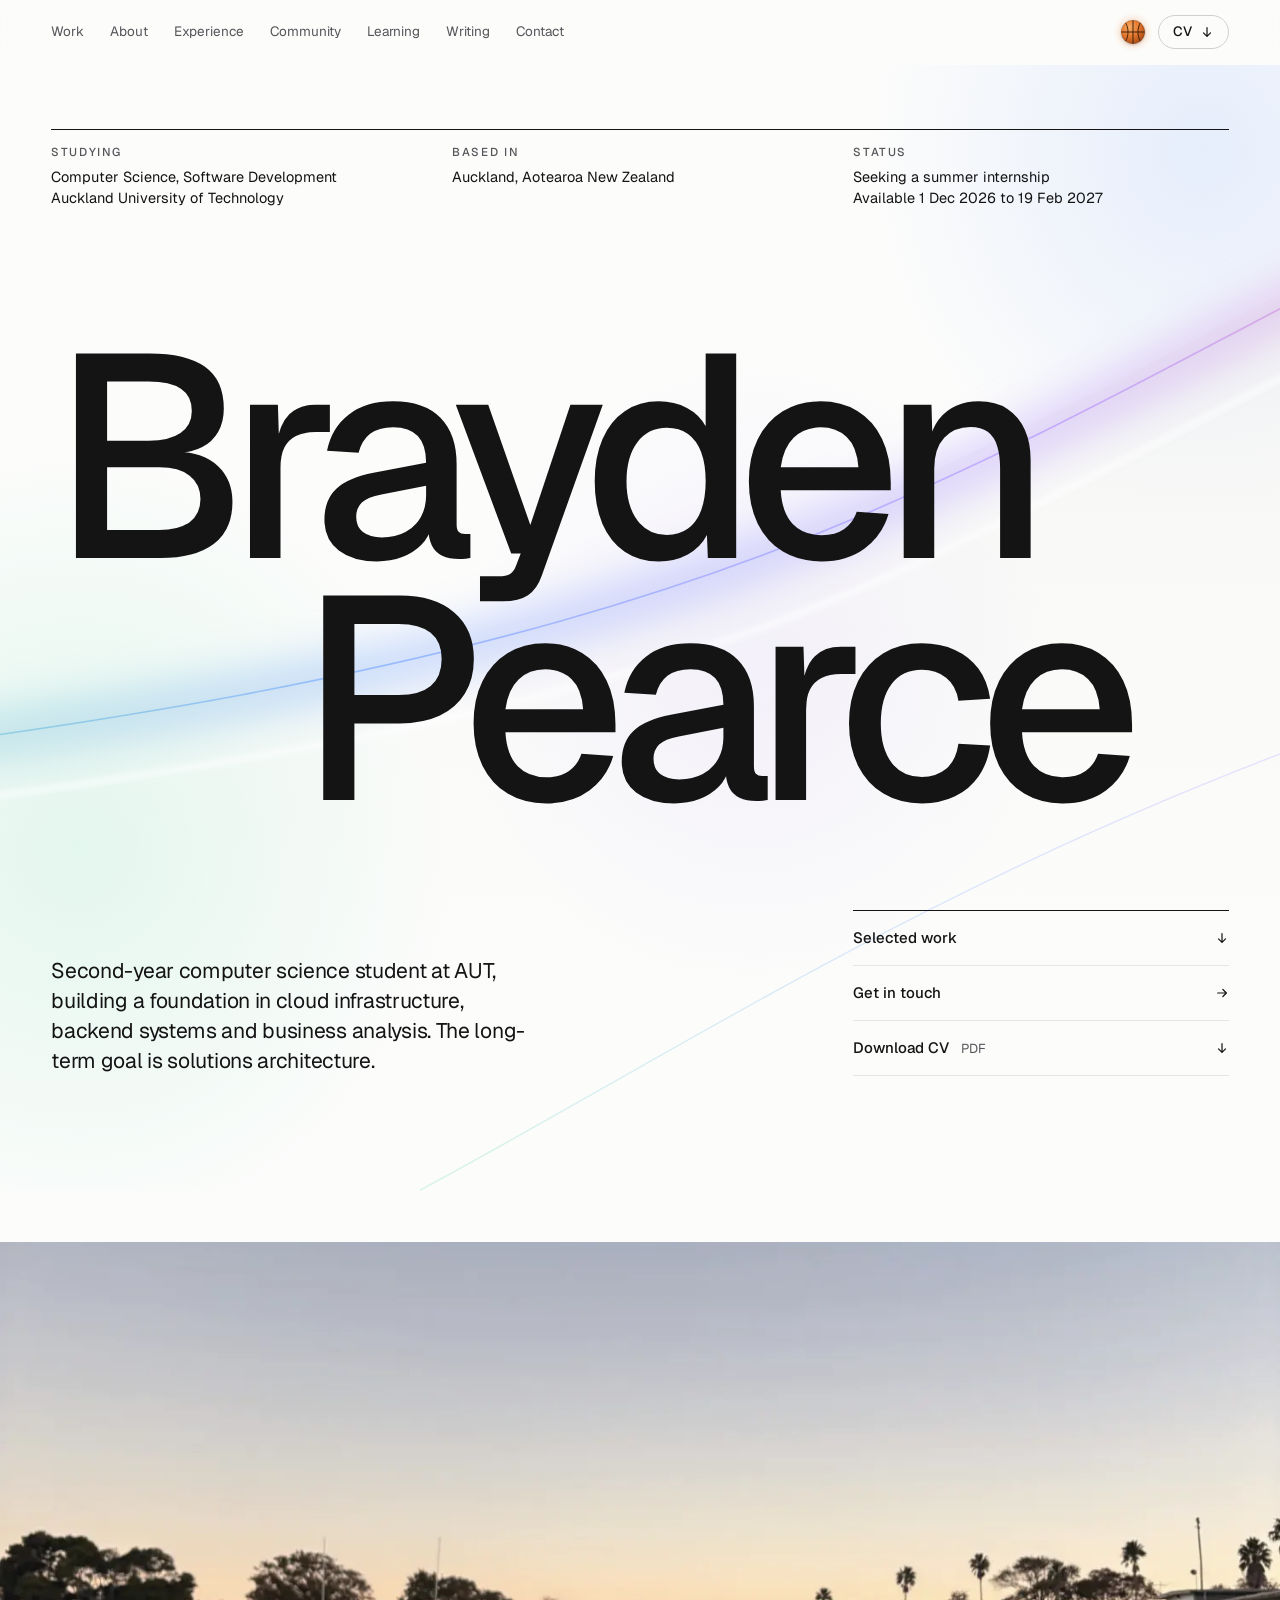
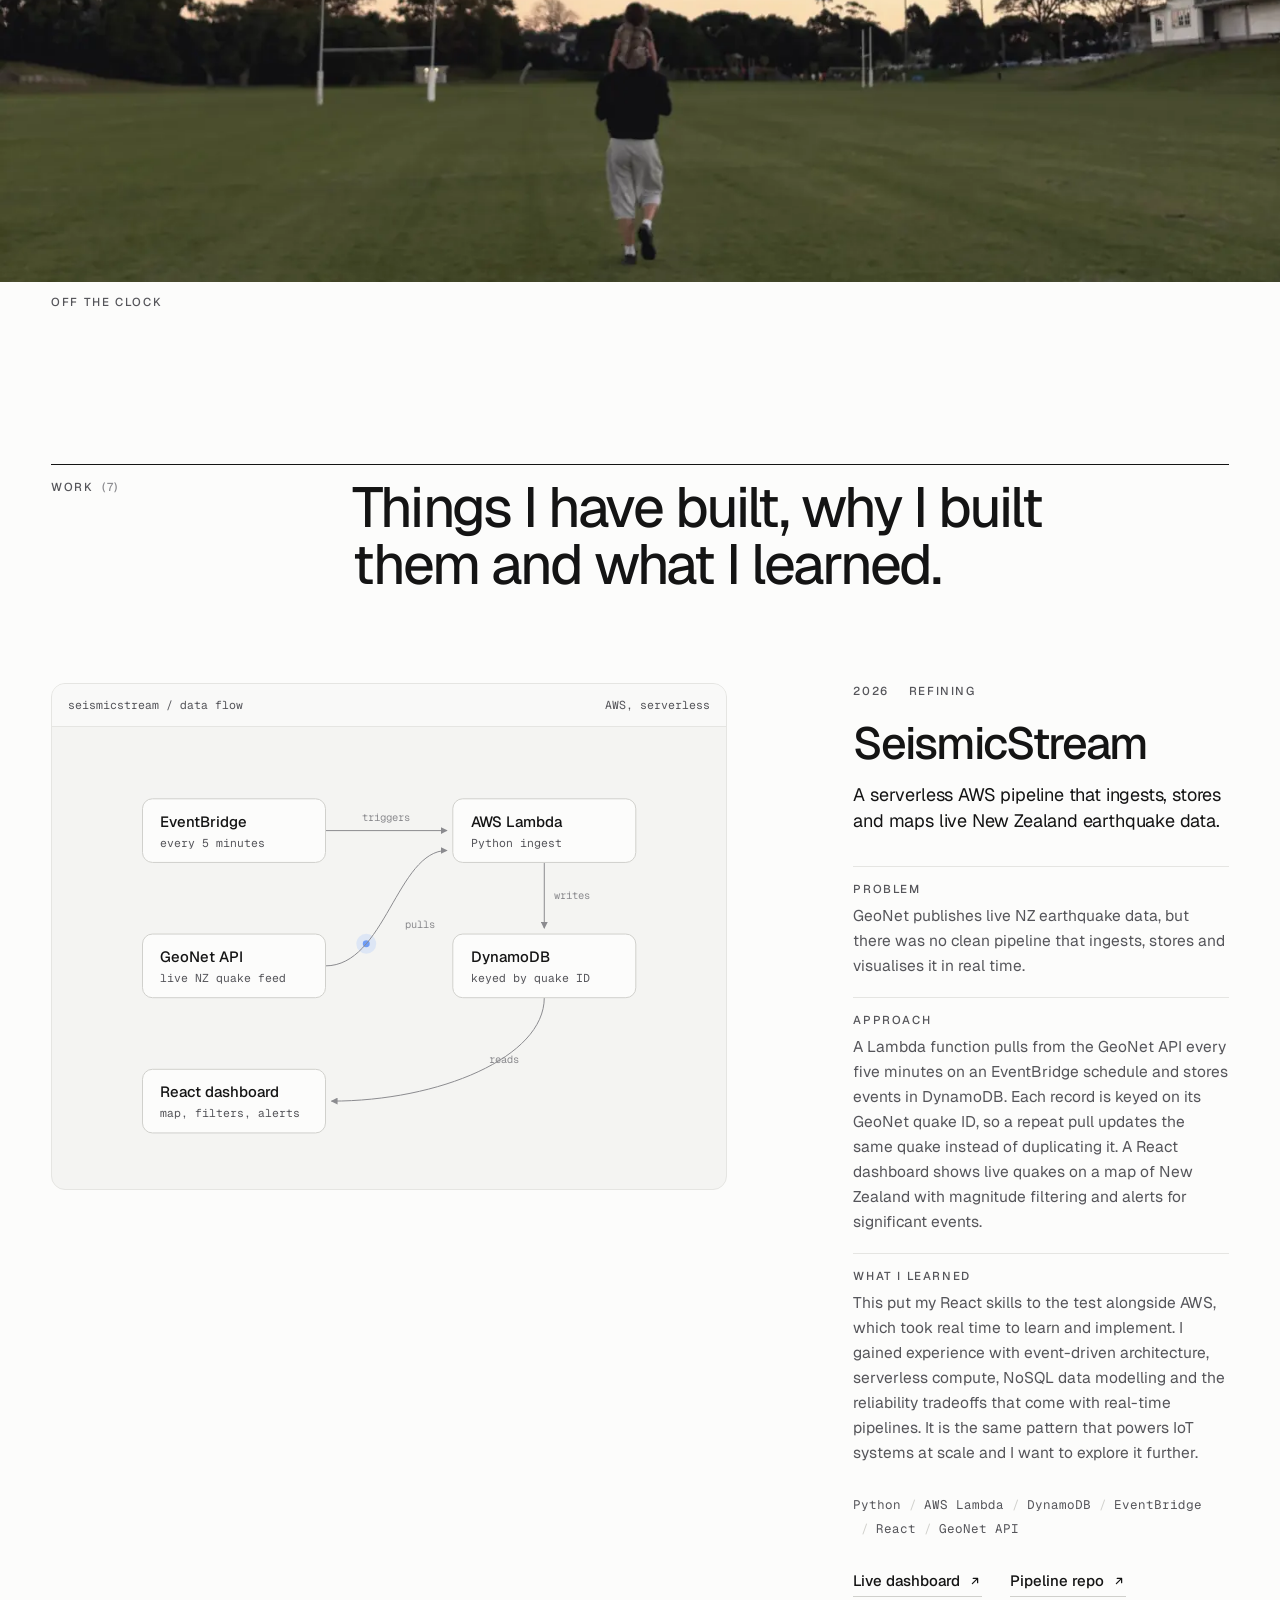
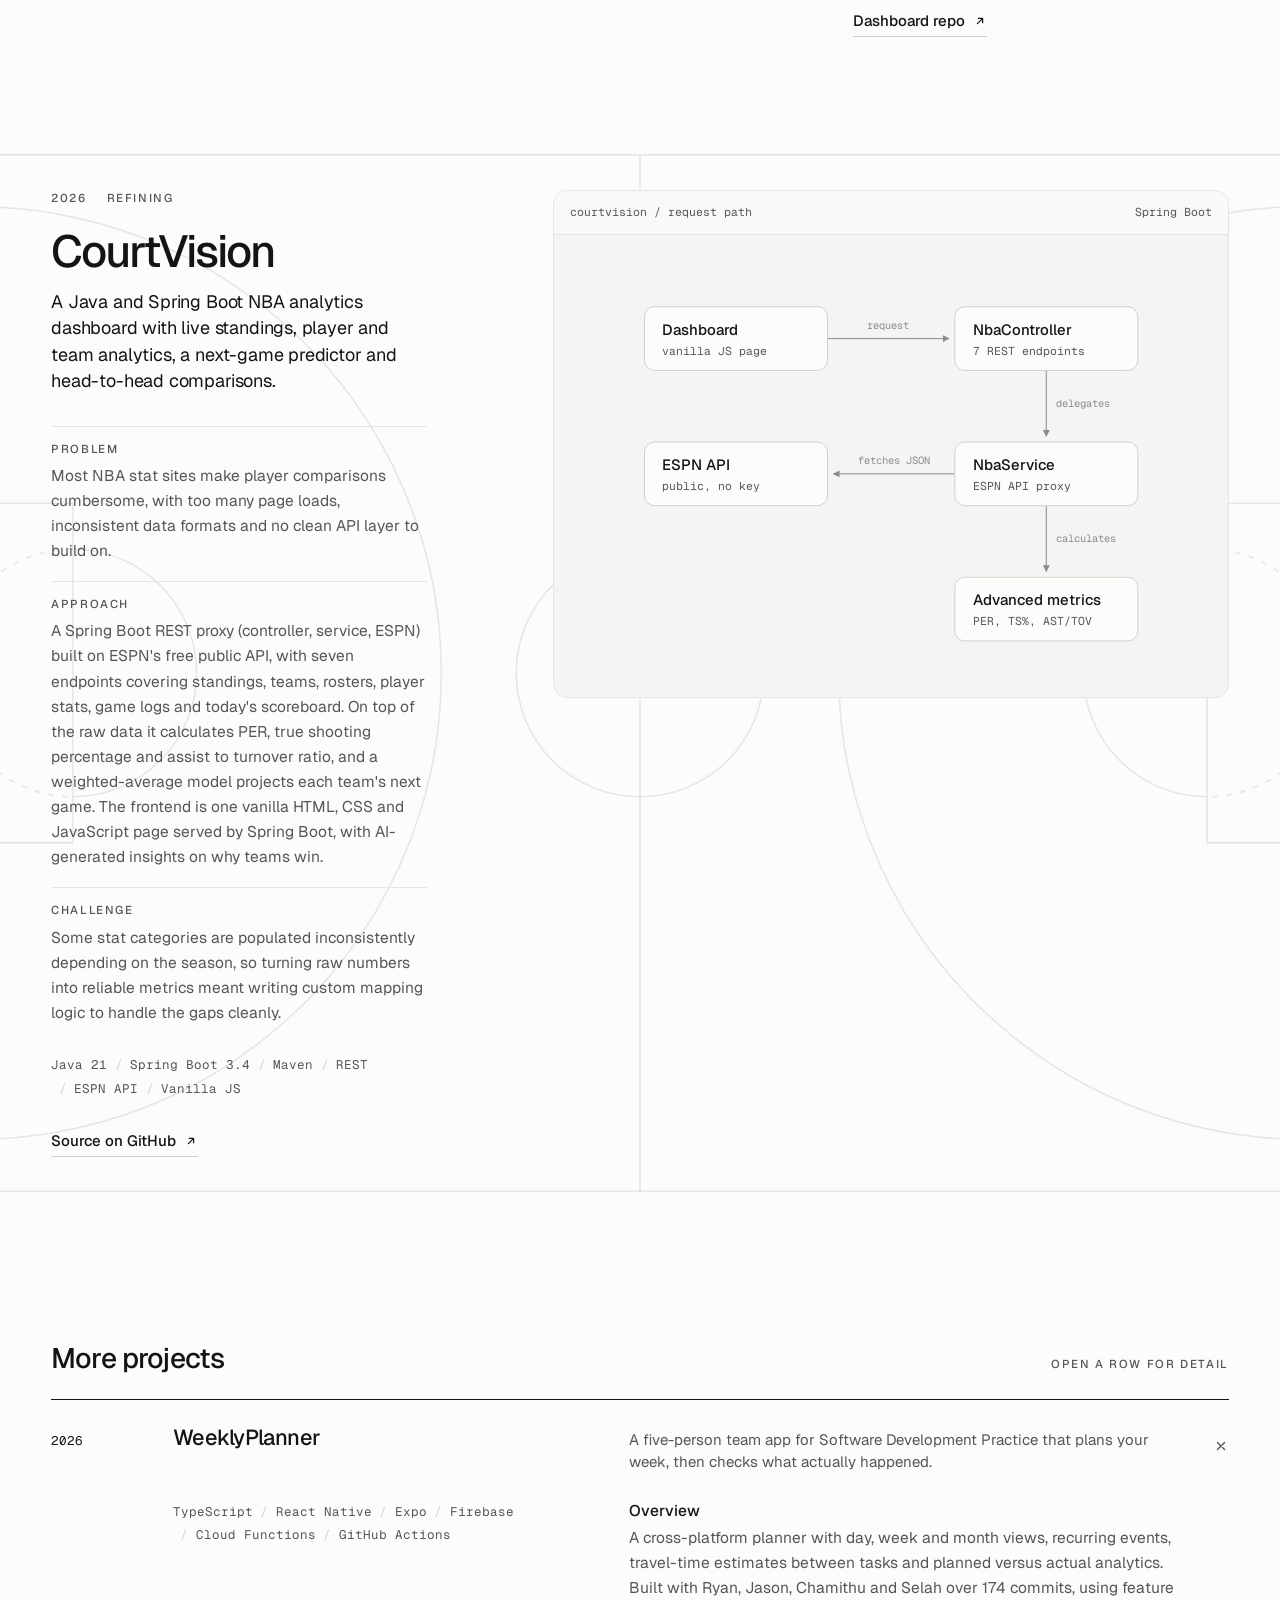
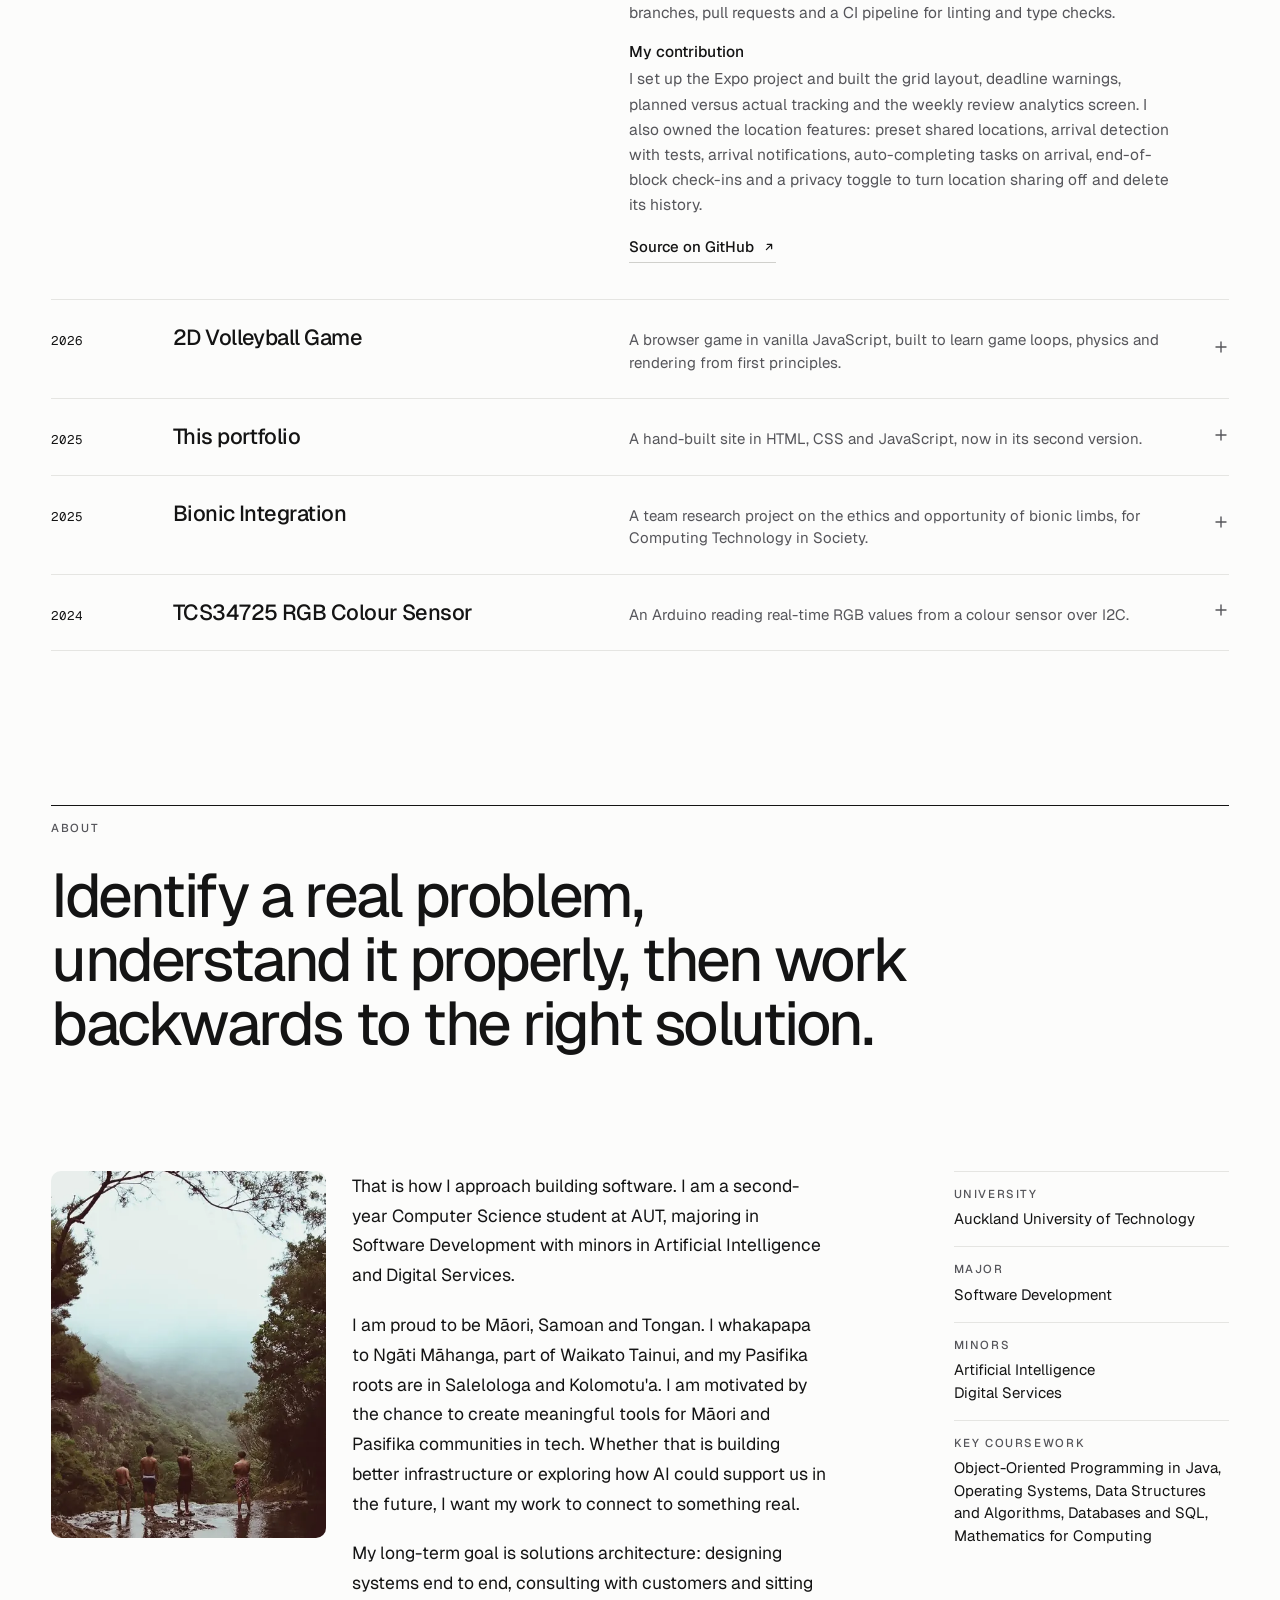
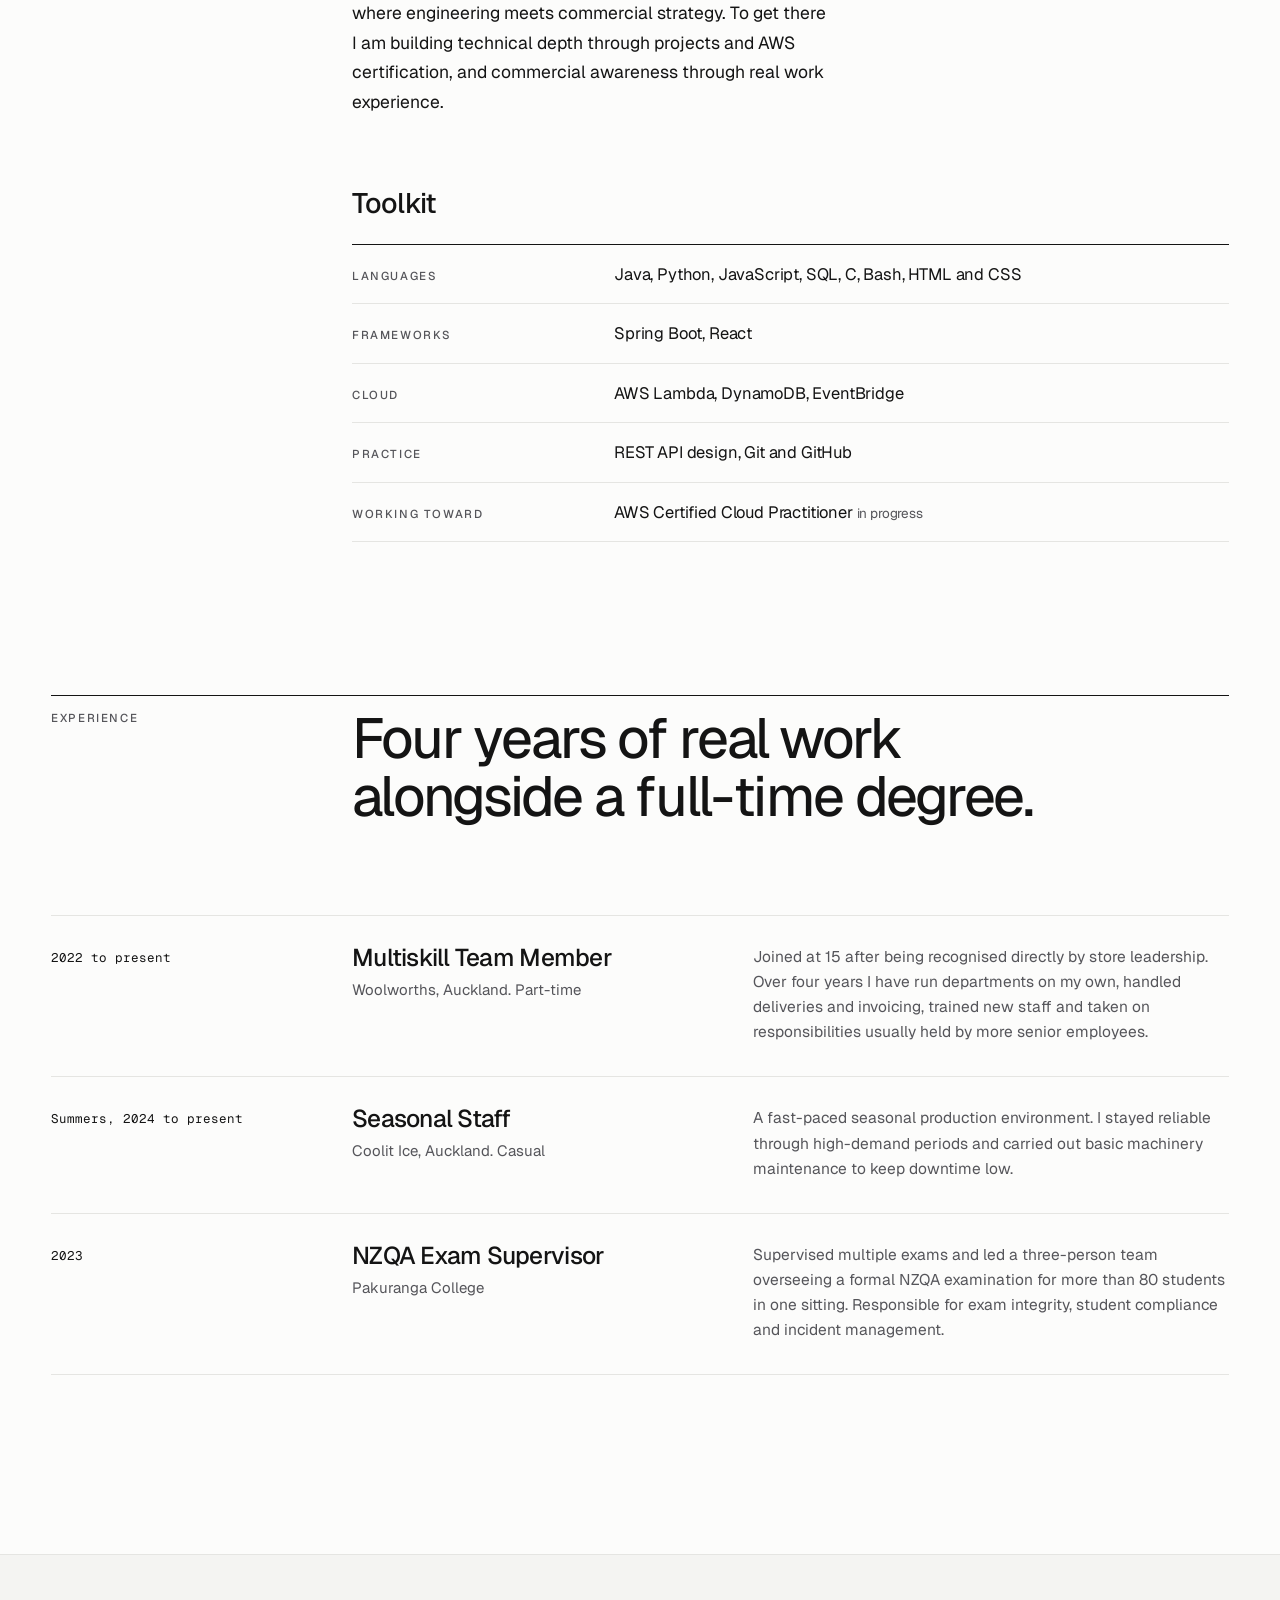
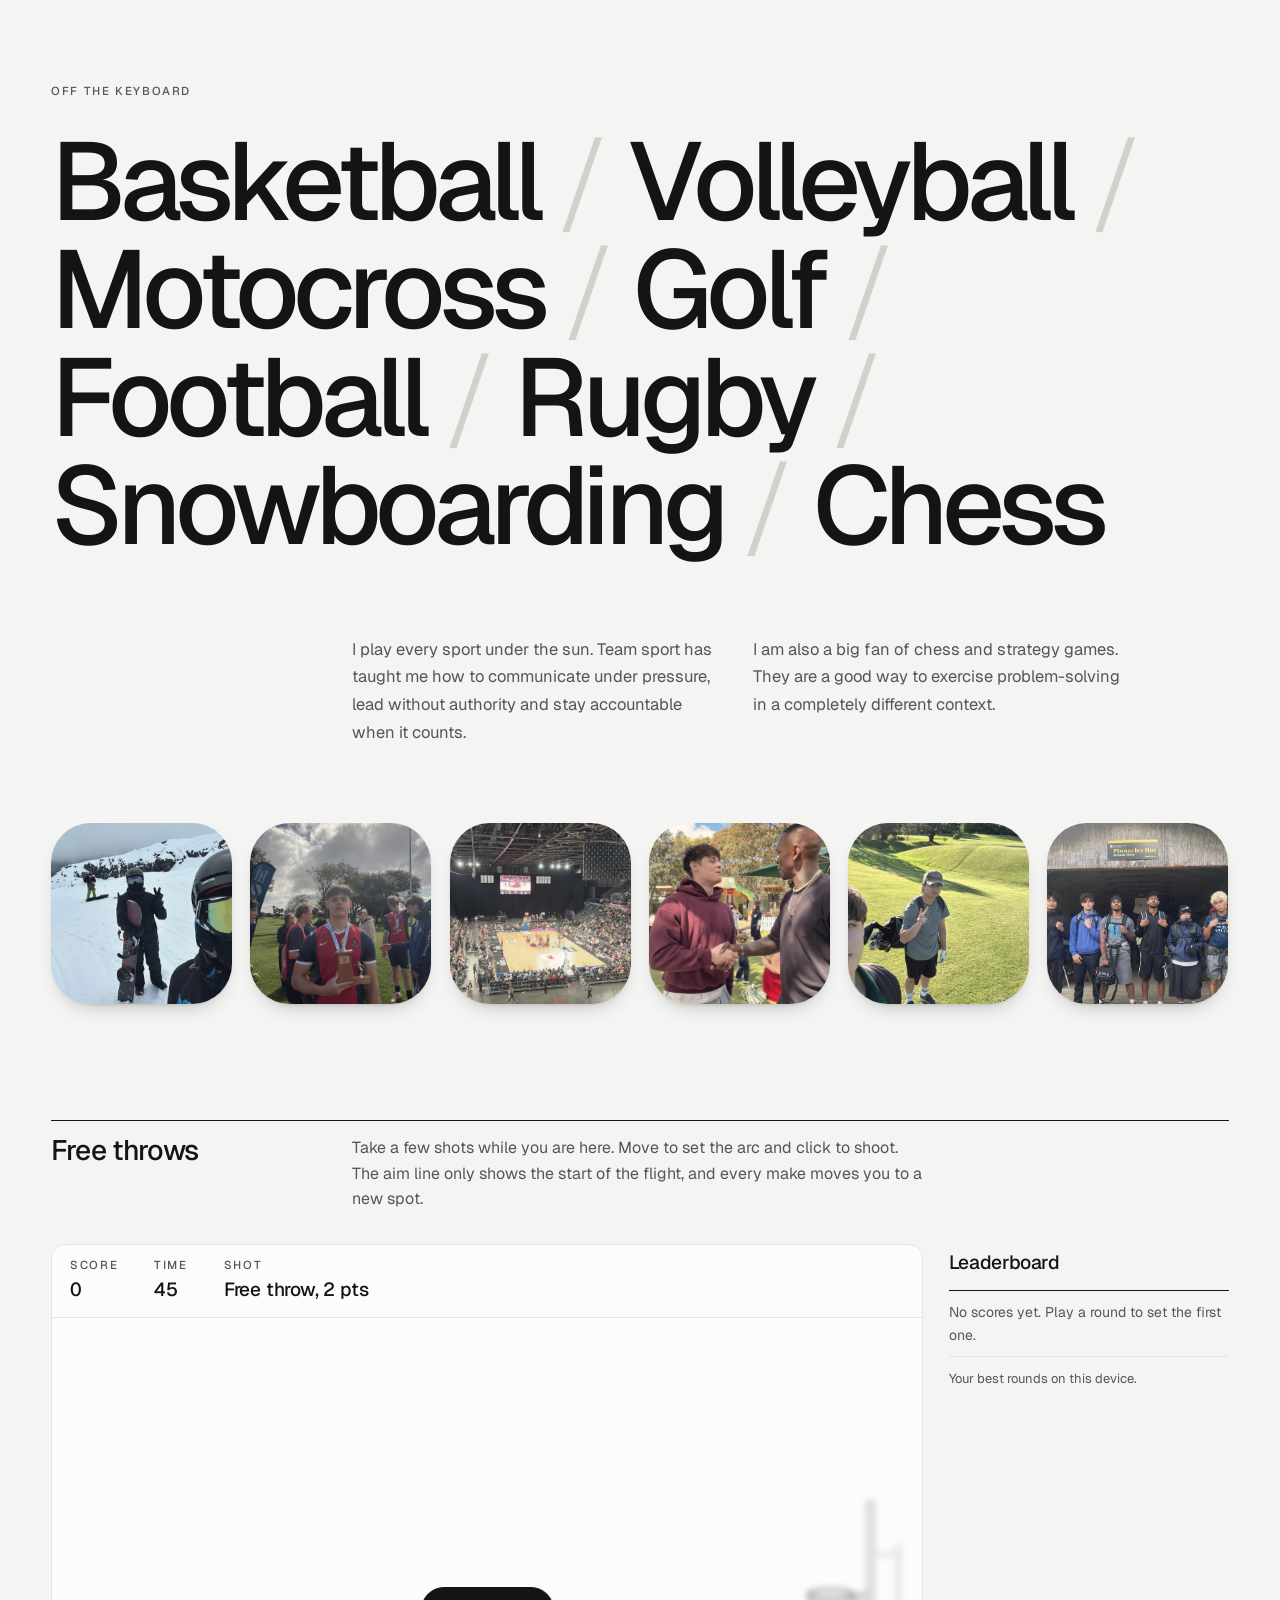
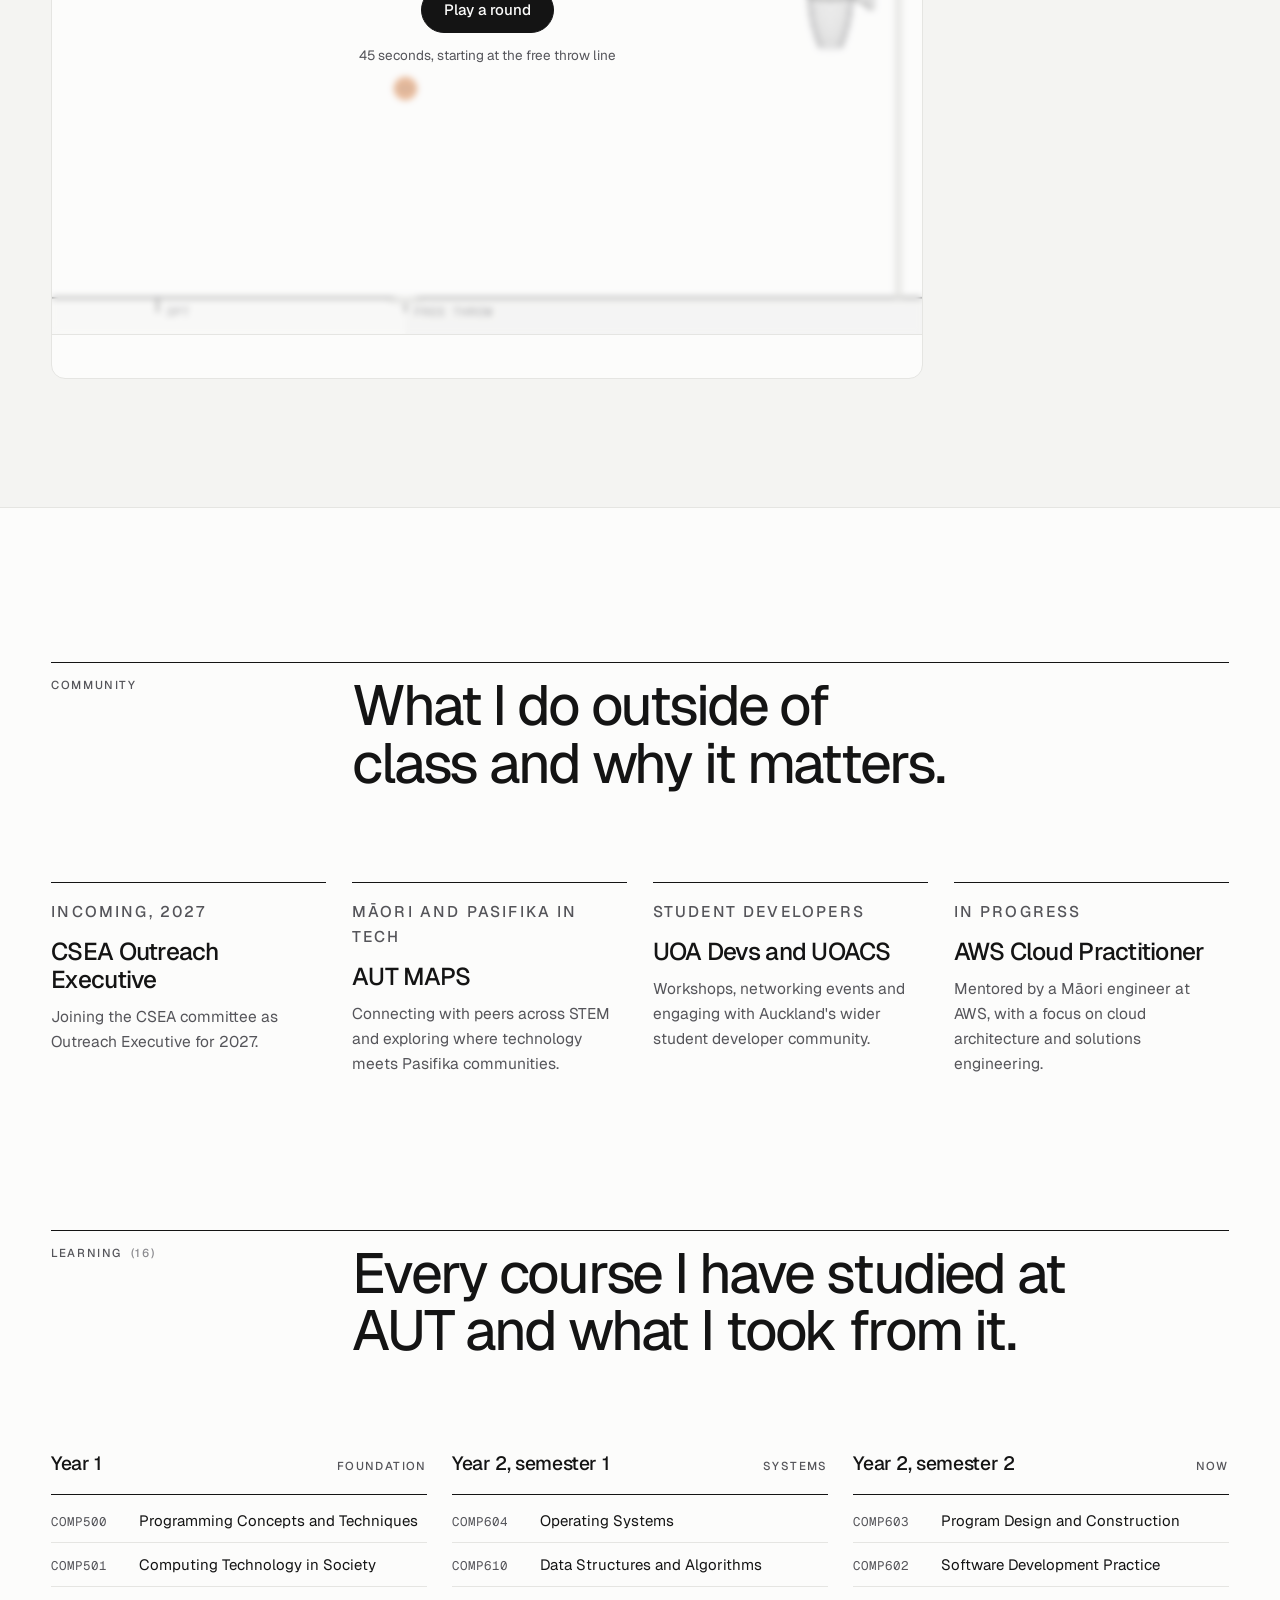
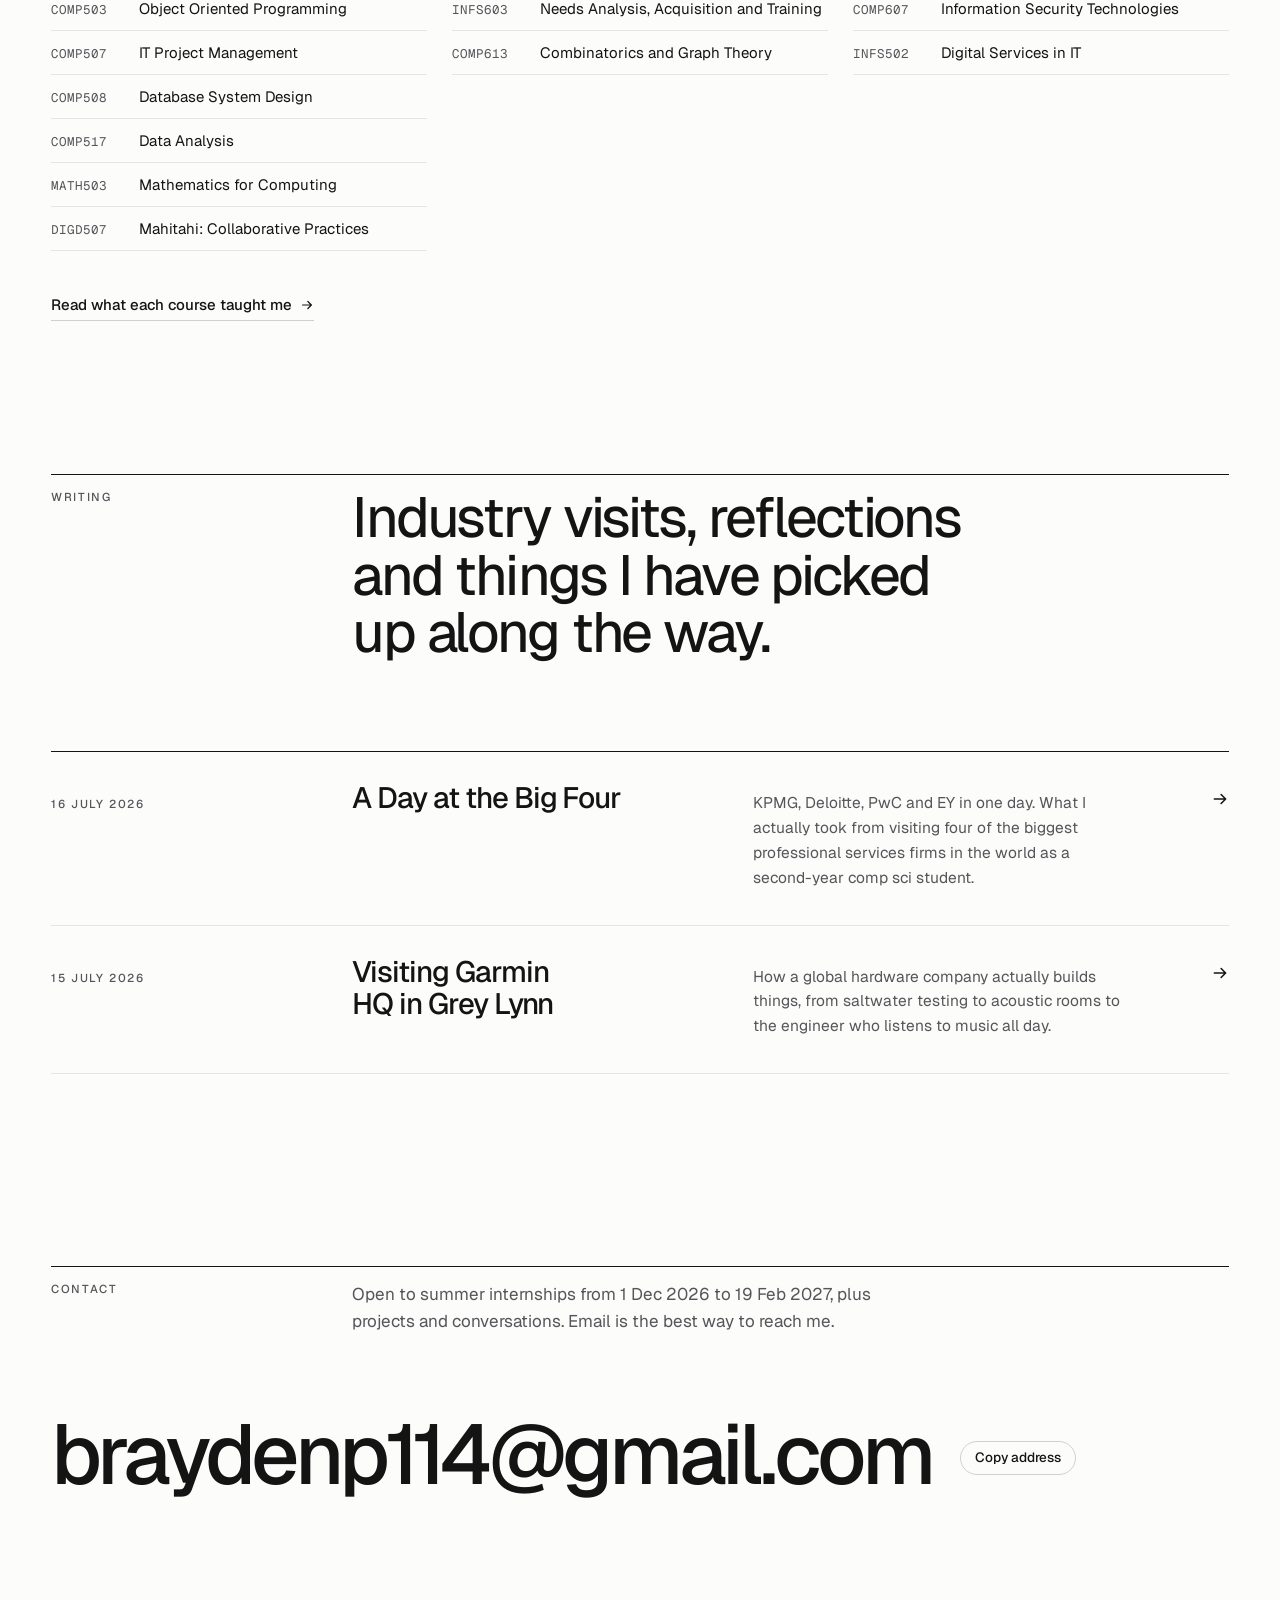
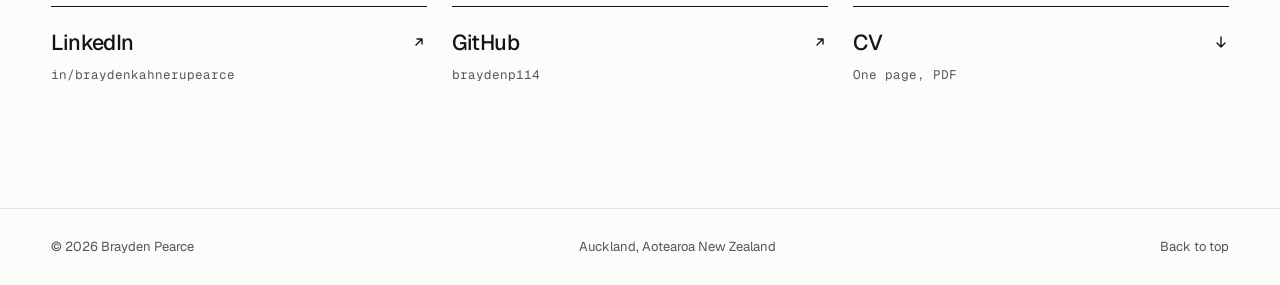
<file: index.html>
<!doctype html>
<html lang="en-NZ">
  <head>
    <meta charset="utf-8" />
    <meta name="viewport" content="width=device-width, initial-scale=1, viewport-fit=cover" />
    <title>Brayden Pearce</title>
    <meta name="claude:viewport-fit-sides" content="cover" />
    <meta name="description" content="Brayden Pearce is a second-year computer science student at AUT in Auckland, building cloud and backend projects on the way to a career in solutions architecture." />
    <meta name="theme-color" content="#fcfcfb" />
    <link rel="canonical" href="https://braydenp114.github.io/" />
    <meta property="og:type" content="website" />
    <meta property="og:site_name" content="Brayden Pearce" />
    <meta property="og:title" content="Brayden Pearce, software development student" />
    <meta property="og:description" content="Second-year computer science student at AUT building cloud and backend projects. Available for a summer internship, 1 Dec 2026 to 19 Feb 2027." />
    <meta property="og:url" content="https://braydenp114.github.io/" />
    <meta name="twitter:card" content="summary" />
    <link rel="icon" href="favicon.svg" type="image/svg+xml" />
    <link rel="preconnect" href="https://fonts.googleapis.com" />
    <link rel="preconnect" href="https://fonts.gstatic.com" crossorigin />
    <link rel="stylesheet" href="https://fonts.googleapis.com/css2?family=Geist:wght@300..700&family=Geist+Mono:wght@400;500&display=swap" />
    <link rel="stylesheet" href="styles.css?v=9" />
    <script defer src="main.js?v=2"></script>
    <script defer src="game.js?v=5"></script>
    <!-- Google tag (gtag.js) -->
    <script async src="https://www.googletagmanager.com/gtag/js?id=G-XRCPGDW0BR"></script>
    <script>
      window.dataLayer = window.dataLayer || [];
      function gtag() {
        dataLayer.push(arguments);
      }
      gtag("js", new Date());
      gtag("config", "G-XRCPGDW0BR");
    </script>
  </head>
  <body id="top">
    <a class="skip-link" href="#main">Skip to content</a>

    <header class="site-header">
      <div class="wrap header-inner">
        <nav class="nav" id="site-nav" aria-label="Primary">
          <ul>
            <li><a href="#work">Work</a></li>
            <li><a href="#about">About</a></li>
            <li><a href="#experience">Experience</a></li>
            <li><a href="#community">Community</a></li>
            <li><a href="#learning">Learning</a></li>
            <li><a href="#writing">Writing</a></li>
            <li><a href="#contact">Contact</a></li>
          </ul>
          <span class="nav-ring" aria-hidden="true"></span>
        </nav>
        <div class="header-actions">
          <a class="ball-link" href="#free-throws" aria-label="Play free throws" title="Play free throws"><svg viewBox="0 0 64 64" aria-hidden="true"><defs><radialGradient id="ball-shade" cx="36%" cy="30%" r="72%"><stop offset="0" stop-color="#f7ab62" /><stop offset=".55" stop-color="#e2772d" /><stop offset="1" stop-color="#a94b16" /></radialGradient><clipPath id="ball-clip"><circle cx="32" cy="32" r="29" /></clipPath></defs><circle class="ball-body" cx="32" cy="32" r="29" /><g class="ball-seams" clip-path="url(#ball-clip)"><path d="M3 32h58M32 3v58M13.5 9.5c8.5 10.5 8.5 34.5 0 45M50.5 9.5c-8.5 10.5-8.5 34.5 0 45" /></g><circle class="ball-edge" cx="32" cy="32" r="29" /></svg></a>
          <a class="btn" href="brayden_cv.pdf" download>CV <svg class="i i-down" viewBox="0 0 16 16" aria-hidden="true"><path d="M8 3v10M4 9l4 4 4-4" /></svg></a>
          <button class="btn menu-toggle" type="button" aria-expanded="false" aria-controls="site-nav"><span>Menu</span></button>
        </div>
      </div>
    </header>

    <main id="main">
      <!-- Hero -->
      <section class="hero" aria-labelledby="hero-name">
        <div class="hero-light" aria-hidden="true">
          <svg viewBox="0 0 1440 900" preserveAspectRatio="xMidYMid slice">
            <defs>
              <linearGradient id="hero-iris" x1="0" y1="0" x2="1" y2="0">
                <stop offset="0" stop-color="#7fe3bc" />
                <stop offset=".38" stop-color="#8db4ff" />
                <stop offset=".66" stop-color="#bba2ff" />
                <stop offset="1" stop-color="#ffa3b5" />
              </linearGradient>
              <linearGradient id="hero-satin" x1="0" y1="0" x2="0" y2="1">
                <stop offset="0" stop-color="#e9e9e6" stop-opacity=".9" />
                <stop offset="1" stop-color="#fcfcfb" stop-opacity="0" />
              </linearGradient>
              <filter id="hero-soft" x="-10%" y="-50%" width="120%" height="200%"><feGaussianBlur stdDeviation="16" /></filter>
              <filter id="hero-glint" x="-10%" y="-50%" width="120%" height="200%"><feGaussianBlur stdDeviation="2.5" /></filter>
            </defs>
            <path d="M-80 600 C 280 560 600 520 880 400 S 1280 170 1540 110 L1540 900 L-80 900 Z" fill="url(#hero-satin)" opacity=".55" />
            <path d="M-80 610 C 280 570 600 530 880 410 S 1280 180 1540 120" fill="none" stroke="url(#hero-iris)" stroke-width="30" opacity=".5" filter="url(#hero-soft)" />
            <path d="M-80 610 C 280 570 600 530 880 410 S 1280 180 1540 120" fill="none" stroke="url(#hero-iris)" stroke-width="1.2" opacity=".85" />
            <path d="M-80 650 C 320 610 660 570 930 440 S 1320 220 1540 170" fill="none" stroke="#ffffff" stroke-width="3" opacity=".95" filter="url(#hero-glint)" />
            <path d="M560 900 C 820 760 1040 600 1540 470" fill="none" stroke="url(#hero-iris)" stroke-width="1" opacity=".3" />
          </svg>
        </div>

        <div class="wrap grid hero-inner">
          <dl class="hero-meta">
            <div>
              <dt class="label">Studying</dt>
              <dd>Computer Science, Software Development<br />Auckland University of Technology</dd>
            </div>
            <div>
              <dt class="label">Based in</dt>
              <dd>Auckland, Aotearoa New Zealand</dd>
            </div>
            <div>
              <dt class="label">Status</dt>
              <dd>Seeking a summer internship<br />Available 1 Dec 2026 to 19 Feb 2027</dd>
            </div>
          </dl>

          <h1 class="hero-name" id="hero-name">
            <span class="line"><span>Brayden</span></span>
            <span class="line"><span>Pearce</span></span>
          </h1>

          <div class="hero-foot">
            <p class="lede">
              Second-year computer science student at AUT, building a foundation in cloud infrastructure, backend systems and business
              analysis. The long-term goal is solutions architecture.
            </p>
            <ul class="hero-actions">
              <li>
                <a href="#work">Selected work <svg class="i i-down" viewBox="0 0 16 16" aria-hidden="true"><path d="M8 3v10M4 9l4 4 4-4" /></svg></a>
              </li>
              <li>
                <a href="#contact">Get in touch <svg class="i i-right" viewBox="0 0 16 16" aria-hidden="true"><path d="M3 8h10M9 4l4 4-4 4" /></svg></a>
              </li>
              <li>
                <a href="brayden_cv.pdf" download><span>Download CV <small>PDF</small></span><svg class="i i-down" viewBox="0 0 16 16" aria-hidden="true"><path d="M8 3v10M4 9l4 4 4-4" /></svg></a>
              </li>
            </ul>
          </div>
        </div>
      </section>

      <!-- A full-width photo between the introduction and the work -->
      <figure class="photo-wide">
        <img
          src="images/field-lg.webp"
          srcset="images/field-sm.webp 900w, images/field-lg.webp 1500w"
          sizes="100vw"
          width="1500"
          height="2000"
          alt="Brayden from behind, walking across a rugby field at dusk with a small child on his shoulders"
          loading="lazy"
          decoding="async"
        />
        <figcaption class="wrap"><span class="label">Off the clock</span></figcaption>
      </figure>

      <!-- Work -->
      <section class="section" id="work" aria-labelledby="work-title">
        <div class="wrap">
          <header class="grid section-head reveal">
            <p class="label">Work <span class="count">(7)</span></p>
            <h2 id="work-title">Things I have built, why I built them and what I learned.</h2>
          </header>

          <article class="grid feature reveal" aria-labelledby="p-seismic">
            <figure class="plate">
              <figcaption class="plate-bar"><span>seismicstream / data flow</span><span>AWS, serverless</span></figcaption>
              <div class="plate-body">
                <svg class="diagram" viewBox="0 0 560 400" role="img" aria-labelledby="d-seismic-title">
                  <title id="d-seismic-title">SeismicStream data flow: an EventBridge schedule triggers a Python Lambda every five minutes, which pulls quakes from the GeoNet API and writes them to DynamoDB. A React dashboard reads the stored events.</title>
                  <defs>
                    <marker id="ah-s" viewBox="0 0 8 8" refX="7" refY="4" markerWidth="7" markerHeight="7" orient="auto-start-reverse"><path class="d-arrow" d="M0 0 8 4 0 8z" /></marker>
                  </defs>
                  <!-- One 9 s cycle: the schedule fires (green dot, EventBridge to Lambda), then a quake
                       travels along the drawn arrows: GeoNet, Lambda, DynamoDB, dashboard. Each path
                       runs centre to centre, so the dots start and finish hidden under a node. -->
                  <g>
                    <circle r="9" fill="#7fe3bc" opacity=".35" />
                    <circle r="3.5" fill="#3fbf86" />
                    <animateMotion dur="9s" repeatCount="indefinite" calcMode="linear" keyPoints="0;1;1" keyTimes="0;0.3;1" path="M124 72 H436" />
                  </g>
                  <g>
                    <circle r="10" fill="#8db4ff" opacity=".22" />
                    <circle r="3.5" fill="#6f9cf5" />
                    <animateMotion dur="9s" repeatCount="indefinite" calcMode="linear" keyPoints="0;0;1" keyTimes="0;0.3;1" path="M124 208 H216 C276 208 288 92 338 92 H436 V240 C436 300 330 344 222 344 H124" />
                  </g>
                  <path class="d-edge" d="M216 72 H338" marker-end="url(#ah-s)" />
                  <text class="d-label" x="277" y="62" text-anchor="middle">triggers</text>
                  <path class="d-edge" d="M216 208 C276 208 288 92 338 92" marker-end="url(#ah-s)" />
                  <text class="d-label" x="296" y="170">pulls</text>
                  <path class="d-edge" d="M436 104 V170" marker-end="url(#ah-s)" />
                  <text class="d-label" x="446" y="141">writes</text>
                  <path class="d-edge" d="M436 240 C436 300 330 344 222 344" marker-end="url(#ah-s)" />
                  <text class="d-label" x="380" y="306">reads</text>

                  <rect class="d-node" x="32" y="40" width="184" height="64" rx="10" />
                  <text class="d-name" x="50" y="68">EventBridge</text>
                  <text class="d-role" x="50" y="88">every 5 minutes</text>
                  <rect class="d-node" x="344" y="40" width="184" height="64" rx="10" />
                  <text class="d-name" x="362" y="68">AWS Lambda</text>
                  <text class="d-role" x="362" y="88">Python ingest</text>
                  <rect class="d-node" x="32" y="176" width="184" height="64" rx="10" />
                  <text class="d-name" x="50" y="204">GeoNet API</text>
                  <text class="d-role" x="50" y="224">live NZ quake feed</text>
                  <rect class="d-node" x="344" y="176" width="184" height="64" rx="10" />
                  <text class="d-name" x="362" y="204">DynamoDB</text>
                  <text class="d-role" x="362" y="224">keyed by quake ID</text>
                  <rect class="d-node" x="32" y="312" width="184" height="64" rx="10" />
                  <text class="d-name" x="50" y="340">React dashboard</text>
                  <text class="d-role" x="50" y="360">map, filters, alerts</text>
                </svg>
                <ol class="flow" aria-label="SeismicStream data flow">
                  <li class="flow-node">EventBridge <span class="mono">every 5 minutes</span></li>
                  <li class="flow-edge">triggers</li>
                  <li class="flow-node">AWS Lambda <span class="mono">Python ingest, pulls the GeoNet API</span></li>
                  <li class="flow-edge">writes</li>
                  <li class="flow-node">DynamoDB <span class="mono">keyed by quake ID</span></li>
                  <li class="flow-edge">reads</li>
                  <li class="flow-node">React dashboard <span class="mono">map, filters, alerts</span></li>
                </ol>
              </div>
            </figure>

            <div class="feature-body">
              <div class="feature-meta"><span class="label">2026</span><span class="label">Refining</span></div>
              <h3 id="p-seismic">SeismicStream</h3>
              <p class="feature-sum">A serverless AWS pipeline that ingests, stores and maps live New Zealand earthquake data.</p>
              <dl class="case">
                <div>
                  <dt class="label">Problem</dt>
                  <dd>GeoNet publishes live NZ earthquake data, but there was no clean pipeline that ingests, stores and visualises it in real time.</dd>
                </div>
                <div>
                  <dt class="label">Approach</dt>
                  <dd>
                    A Lambda function pulls from the GeoNet API every five minutes on an EventBridge schedule and stores events in DynamoDB. Each
                    record is keyed on its GeoNet quake ID, so a repeat pull updates the same quake instead of duplicating it. A React dashboard
                    shows live quakes on a map of New Zealand with magnitude filtering and alerts for significant events.
                  </dd>
                </div>
                <div>
                  <dt class="label">What I learned</dt>
                  <dd>
                    This put my React skills to the test alongside AWS, which took real time to learn and implement. I gained experience with
                    event-driven architecture, serverless compute, NoSQL data modelling and the reliability tradeoffs that come with real-time
                    pipelines. It is the same pattern that powers IoT systems at scale and I want to explore it further.
                  </dd>
                </div>
              </dl>
              <p class="stack"><span>Python</span><span>AWS Lambda</span><span>DynamoDB</span><span>EventBridge</span><span>React</span><span>GeoNet API</span></p>
              <div class="link-row">
                <a class="link-arrow" href="http://seismicstream-dashboard.s3-website-ap-southeast-2.amazonaws.com" target="_blank" rel="noopener">Live dashboard <svg class="i i-out" viewBox="0 0 16 16" aria-hidden="true"><path d="M5 11 11 5M6 5h5v5" /></svg></a>
                <a class="link-arrow" href="https://github.com/braydenp114/seismicstream" target="_blank" rel="noopener">Pipeline repo <svg class="i i-out" viewBox="0 0 16 16" aria-hidden="true"><path d="M5 11 11 5M6 5h5v5" /></svg></a>
                <a class="link-arrow" href="https://github.com/braydenp114/seismicstream-dashboard" target="_blank" rel="noopener">Dashboard repo <svg class="i i-out" viewBox="0 0 16 16" aria-hidden="true"><path d="M5 11 11 5M6 5h5v5" /></svg></a>
              </div>
            </div>
          </article>

          <article class="grid feature is-flipped has-court reveal" aria-labelledby="p-court">
            <!-- A full court to scale (28 m by 15 m, 48 units per metre), drawn faintly behind the project -->
            <svg class="court-lines" viewBox="0 0 1400 760" preserveAspectRatio="xMidYMid slice" aria-hidden="true">
              <rect x="28" y="20" width="1344" height="720" />
              <line x1="700" y1="20" x2="700" y2="740" />
              <circle cx="700" cy="380" r="86" />
              <!-- Left end -->
              <rect x="28" y="262" width="278" height="236" />
              <path d="M306 294 A86 86 0 0 1 306 466" />
              <path class="dashed" d="M306 294 A86 86 0 0 0 306 466" />
              <path d="M28 63 H171 A324 324 0 1 1 171 697 H28" />
              <path d="M104 320 A60 60 0 0 1 104 440" />
              <line x1="86" y1="351" x2="86" y2="409" />
              <circle cx="104" cy="380" r="11" />
              <!-- Right end -->
              <rect x="1094" y="262" width="278" height="236" />
              <path d="M1094 294 A86 86 0 0 0 1094 466" />
              <path class="dashed" d="M1094 294 A86 86 0 0 1 1094 466" />
              <path d="M1372 63 H1229 A324 324 0 1 0 1229 697 H1372" />
              <path d="M1296 320 A60 60 0 0 0 1296 440" />
              <line x1="1314" y1="351" x2="1314" y2="409" />
              <circle cx="1296" cy="380" r="11" />
            </svg>
            <figure class="plate">
              <figcaption class="plate-bar"><span>courtvision / request path</span><span>Spring Boot</span></figcaption>
              <div class="plate-body">
                <svg class="diagram" viewBox="0 0 560 400" role="img" aria-labelledby="d-court-title">
                  <title id="d-court-title">CourtVision request path: the browser dashboard calls a REST endpoint on the NbaController, which delegates to the NbaService. The service proxies ESPN's public API, which returns JSON, and calculates advanced metrics such as PER and true shooting percentage.</title>
                  <defs>
                    <marker id="ah-c" viewBox="0 0 8 8" refX="7" refY="4" markerWidth="7" markerHeight="7" orient="auto-start-reverse"><path class="d-arrow" d="M0 0 8 4 0 8z" /></marker>
                  </defs>
                  <g>
                    <circle r="10" fill="#bba2ff" opacity=".25" />
                    <circle r="3.5" fill="#9c80f2" />
                    <animateMotion dur="6s" repeatCount="indefinite" path="M124 72 H436 V208 H124" />
                  </g>
                  <path class="d-edge" d="M216 72 H338" marker-end="url(#ah-c)" />
                  <text class="d-label" x="277" y="62" text-anchor="middle">request</text>
                  <path class="d-edge" d="M436 104 V170" marker-end="url(#ah-c)" />
                  <text class="d-label" x="446" y="141">delegates</text>
                  <path class="d-edge" d="M344 208 H222" marker-end="url(#ah-c)" />
                  <text class="d-label" x="283" y="198" text-anchor="middle">fetches JSON</text>
                  <path class="d-edge" d="M436 240 V306" marker-end="url(#ah-c)" />
                  <text class="d-label" x="446" y="277">calculates</text>

                  <rect class="d-node" x="32" y="40" width="184" height="64" rx="10" />
                  <text class="d-name" x="50" y="68">Dashboard</text>
                  <text class="d-role" x="50" y="88">vanilla JS page</text>
                  <rect class="d-node" x="344" y="40" width="184" height="64" rx="10" />
                  <text class="d-name" x="362" y="68">NbaController</text>
                  <text class="d-role" x="362" y="88">7 REST endpoints</text>
                  <rect class="d-node" x="344" y="176" width="184" height="64" rx="10" />
                  <text class="d-name" x="362" y="204">NbaService</text>
                  <text class="d-role" x="362" y="224">ESPN API proxy</text>
                  <rect class="d-node" x="32" y="176" width="184" height="64" rx="10" />
                  <text class="d-name" x="50" y="204">ESPN API</text>
                  <text class="d-role" x="50" y="224">public, no key</text>
                  <rect class="d-node" x="344" y="312" width="184" height="64" rx="10" />
                  <text class="d-name" x="362" y="340">Advanced metrics</text>
                  <text class="d-role" x="362" y="360">PER, TS%, AST/TOV</text>
                </svg>
                <ol class="flow" aria-label="CourtVision request path">
                  <li class="flow-node">Dashboard <span class="mono">vanilla JS page</span></li>
                  <li class="flow-edge">request</li>
                  <li class="flow-node">NbaController <span class="mono">7 REST endpoints</span></li>
                  <li class="flow-edge">delegates</li>
                  <li class="flow-node">NbaService <span class="mono">ESPN API proxy</span></li>
                  <li class="flow-edge">fetches JSON</li>
                  <li class="flow-node">ESPN API <span class="mono">public, no key</span></li>
                  <li class="flow-edge">calculates</li>
                  <li class="flow-node">Advanced metrics <span class="mono">PER, TS%, AST/TOV</span></li>
                </ol>
              </div>
            </figure>

            <div class="feature-body">
              <div class="feature-meta"><span class="label">2026</span><span class="label">Refining</span></div>
              <h3 id="p-court">CourtVision</h3>
              <p class="feature-sum">A Java and Spring Boot NBA analytics dashboard with live standings, player and team analytics, a next-game predictor and head-to-head comparisons.</p>
              <dl class="case">
                <div>
                  <dt class="label">Problem</dt>
                  <dd>Most NBA stat sites make player comparisons cumbersome, with too many page loads, inconsistent data formats and no clean API layer to build on.</dd>
                </div>
                <div>
                  <dt class="label">Approach</dt>
                  <dd>
                    A Spring Boot REST proxy (controller, service, ESPN) built on ESPN's free public API, with seven endpoints covering
                    standings, teams, rosters, player stats, game logs and today's scoreboard. On top of the raw data it calculates PER, true
                    shooting percentage and assist to turnover ratio, and a weighted-average model projects each team's next game. The
                    frontend is one vanilla HTML, CSS and JavaScript page served by Spring Boot, with AI-generated insights on why teams win.
                  </dd>
                </div>
                <div>
                  <dt class="label">Challenge</dt>
                  <dd>
                    Some stat categories are populated inconsistently depending on the season, so turning raw numbers into reliable metrics
                    meant writing custom mapping logic to handle the gaps cleanly.
                  </dd>
                </div>
              </dl>
              <p class="stack"><span>Java 21</span><span>Spring Boot 3.4</span><span>Maven</span><span>REST</span><span>ESPN API</span><span>Vanilla JS</span></p>
              <div class="link-row">
                <a class="link-arrow" href="https://github.com/braydenp114/CourtVision-Project-2026" target="_blank" rel="noopener">Source on GitHub <svg class="i i-out" viewBox="0 0 16 16" aria-hidden="true"><path d="M5 11 11 5M6 5h5v5" /></svg></a>
              </div>
            </div>
          </article>

          <div class="index-block reveal">
            <div class="index-title">
              <h3>More projects</h3>
              <span class="label">Open a row for detail</span>
            </div>
            <ul class="index">
              <li>
                <details open>
                  <summary class="ix-row">
                    <span class="ix-year mono">2026</span>
                    <span class="ix-title">WeeklyPlanner</span>
                    <span class="ix-desc">A five-person team app for Software Development Practice that plans your week, then checks what actually happened.</span>
                    <span class="ix-toggle"><svg class="i" viewBox="0 0 16 16" aria-hidden="true"><path d="M8 3v10M3 8h10" /></svg></span>
                  </summary>
                  <div class="ix-row ix-body">
                    <p class="stack"><span>TypeScript</span><span>React Native</span><span>Expo</span><span>Firebase</span><span>Cloud Functions</span><span>GitHub Actions</span></p>
                    <div class="ix-notes">
                      <p><strong>Overview</strong>A cross-platform planner with day, week and month views, recurring events, travel-time estimates between tasks and planned versus actual analytics. Built with Ryan, Jason, Chamithu and Selah over 174 commits, using feature branches, pull requests and a CI pipeline for linting and type checks.</p>
                      <p><strong>My contribution</strong>I set up the Expo project and built the grid layout, deadline warnings, planned versus actual tracking and the weekly review analytics screen. I also owned the location features: preset shared locations, arrival detection with tests, arrival notifications, auto-completing tasks on arrival, end-of-block check-ins and a privacy toggle to turn location sharing off and delete its history.</p>
                      <div class="link-row">
                        <a class="link-arrow" href="https://github.com/braydenp114/WeeklyPlanner" target="_blank" rel="noopener">Source on GitHub <svg class="i i-out" viewBox="0 0 16 16" aria-hidden="true"><path d="M5 11 11 5M6 5h5v5" /></svg></a>
                      </div>
                    </div>
                  </div>
                </details>
              </li>
              <li>
                <details>
                  <summary class="ix-row">
                    <span class="ix-year mono">2026</span>
                    <span class="ix-title">2D Volleyball Game</span>
                    <span class="ix-desc">A browser game in vanilla JavaScript, built to learn game loops, physics and rendering from first principles.</span>
                    <span class="ix-toggle"><svg class="i" viewBox="0 0 16 16" aria-hidden="true"><path d="M8 3v10M3 8h10" /></svg></span>
                  </summary>
                  <div class="ix-row ix-body">
                    <p class="stack"><span>JavaScript</span><span>HTML Canvas</span><span>Game physics</span><span>requestAnimationFrame</span></p>
                    <div class="ix-notes">
                      <p><strong>Status</strong>In development.</p>
                      <p><strong>Current state</strong>Core limb and ball physics are working: collision detection, velocity and angle-based reflection. I am iterating on a jump and spike mechanic before moving on.</p>
                      <p class="ix-pending">A playable alpha is not public yet.</p>
                    </div>
                  </div>
                </details>
              </li>
              <li>
                <details>
                  <summary class="ix-row">
                    <span class="ix-year mono">2025</span>
                    <span class="ix-title">This portfolio</span>
                    <span class="ix-desc">A hand-built site in HTML, CSS and JavaScript, now in its second version.</span>
                    <span class="ix-toggle"><svg class="i" viewBox="0 0 16 16" aria-hidden="true"><path d="M8 3v10M3 8h10" /></svg></span>
                  </summary>
                  <div class="ix-row ix-body">
                    <p class="stack"><span>HTML</span><span>CSS</span><span>JavaScript</span><span>Intersection Observer</span></p>
                    <div class="ix-notes">
                      <p><strong>Overview</strong>I used AI tooling throughout the design and development process, which is how I work. The skill was in knowing what to ask for, what to change and how to make the output actually mine. The result reflects my own design decisions, not a template.</p>
                      <p><strong>Technical focus</strong>CSS custom properties for a consistent design system, an Intersection Observer for scroll-aware navigation and entrances, native details elements for these expandable rows and a responsive layout from mobile up.</p>
                    </div>
                  </div>
                </details>
              </li>
              <li>
                <details>
                  <summary class="ix-row">
                    <span class="ix-year mono">2025</span>
                    <span class="ix-title">Bionic Integration</span>
                    <span class="ix-desc">A team research project on the ethics and opportunity of bionic limbs, for Computing Technology in Society.</span>
                    <span class="ix-toggle"><svg class="i" viewBox="0 0 16 16" aria-hidden="true"><path d="M8 3v10M3 8h10" /></svg></span>
                  </summary>
                  <div class="ix-row ix-body">
                    <p class="stack"><span>HTML</span><span>CSS</span><span>Git</span><span>Technical research</span><span>Data privacy</span></p>
                    <div class="ix-notes">
                      <p><strong>Context</strong>We investigated bionic integration as an emerging technology, weighing its technical feasibility against its broader societal implications.</p>
                      <p><strong>My contribution</strong>Built the team's presentation website and led research into the technical architecture of modern bionic limbs, focusing on the privacy implications of prosthetics that collect continuous usage data.</p>
                      <div class="link-row">
                        <a class="link-arrow" href="https://braydenp114.github.io/Bionic-Integration-Website-2025/" target="_blank" rel="noopener">Live site <svg class="i i-out" viewBox="0 0 16 16" aria-hidden="true"><path d="M5 11 11 5M6 5h5v5" /></svg></a>
                        <a class="link-arrow" href="https://github.com/braydenp114/Bionic-Integration-Website-2025" target="_blank" rel="noopener">Repo <svg class="i i-out" viewBox="0 0 16 16" aria-hidden="true"><path d="M5 11 11 5M6 5h5v5" /></svg></a>
                      </div>
                    </div>
                  </div>
                </details>
              </li>
              <li>
                <details>
                  <summary class="ix-row">
                    <span class="ix-year mono">2024</span>
                    <span class="ix-title">TCS34725 RGB Colour Sensor</span>
                    <span class="ix-desc">An Arduino reading real-time RGB values from a colour sensor over I2C.</span>
                    <span class="ix-toggle"><svg class="i" viewBox="0 0 16 16" aria-hidden="true"><path d="M8 3v10M3 8h10" /></svg></span>
                  </summary>
                  <div class="ix-row ix-body">
                    <p class="stack"><span>Arduino C++</span><span>I2C, Wire.h</span><span>Sensor calibration</span><span>Embedded</span></p>
                    <div class="ix-notes">
                      <p><strong>Overview</strong>Programmed an Arduino to talk to the TCS34725 sensor using the Wire.h library and stream its RGB readings to the Serial Monitor.</p>
                      <p><strong>Technical challenge</strong>Ambient light added a lot of noise to the readings. I learned to calibrate the sensor by adjusting integration time and using its built-in IR filter to get reliable, repeatable results.</p>
                    </div>
                  </div>
                </details>
              </li>
            </ul>
          </div>
        </div>
      </section>

      <!-- About -->
      <section class="section" id="about" aria-labelledby="about-title">
        <div class="wrap">
          <div class="about-head reveal">
            <p class="label">About</p>
            <h2 class="about-quote" id="about-title">Identify a real problem, understand it properly, then work backwards to the right solution.</h2>
          </div>

          <div class="grid about-grid">
            <figure class="about-photo reveal">
              <img
                src="images/falls-sm.webp"
                srcset="images/falls-sm.webp 900w, images/falls-lg.webp 1449w"
                sizes="(max-width: 900px) 100vw, 25vw"
                width="1449"
                height="960"
                alt="Four friends seen from behind, standing at the top of a waterfall looking out over misty bush-covered hills"
                loading="lazy"
                decoding="async"
              />
            </figure>
            <div class="about-text reveal">
              <p>
                That is how I approach building software. I am a second-year Computer Science student at AUT, majoring in Software
                Development with minors in Artificial Intelligence and Digital Services.
              </p>
              <p>
                I am proud to be Māori, Samoan and Tongan. I whakapapa to Ngāti Māhanga, part of Waikato Tainui, and my Pasifika roots are in
                Salelologa and Kolomotu'a. I am motivated by the chance to create meaningful tools for Māori and Pasifika communities in tech.
                Whether that is building better infrastructure or exploring how AI could support us in the future, I want my work to connect
                to something real.
              </p>
              <p>
                My long-term goal is solutions architecture: designing systems end to end, consulting with customers and sitting where
                engineering meets commercial strategy. To get there I am building technical depth through projects and AWS certification,
                and commercial awareness through real work experience.
              </p>
            </div>

            <dl class="facts reveal">
              <div>
                <dt class="label">University</dt>
                <dd>Auckland University of Technology</dd>
              </div>
              <div>
                <dt class="label">Major</dt>
                <dd>Software Development</dd>
              </div>
              <div>
                <dt class="label">Minors</dt>
                <dd>Artificial Intelligence<br />Digital Services</dd>
              </div>
              <div>
                <dt class="label">Key coursework</dt>
                <dd>
                  Object-Oriented Programming in Java, Operating Systems, Data Structures and Algorithms, Databases and SQL, Mathematics for
                  Computing
                </dd>
              </div>
            </dl>

            <div class="toolkit reveal">
              <h3>Toolkit</h3>
              <dl>
                <div>
                  <dt class="label">Languages</dt>
                  <dd>Java, Python, JavaScript, SQL, C, Bash, HTML and CSS</dd>
                </div>
                <div>
                  <dt class="label">Frameworks</dt>
                  <dd>Spring Boot, React</dd>
                </div>
                <div>
                  <dt class="label">Cloud</dt>
                  <dd>AWS Lambda, DynamoDB, EventBridge</dd>
                </div>
                <div>
                  <dt class="label">Practice</dt>
                  <dd>REST API design, Git and GitHub</dd>
                </div>
                <div>
                  <dt class="label">Working toward</dt>
                  <dd>AWS Certified Cloud Practitioner <small>in progress</small></dd>
                </div>
              </dl>
            </div>
          </div>
        </div>
      </section>

      <!-- Experience -->
      <section class="section" id="experience" aria-labelledby="exp-title">
        <div class="wrap">
          <header class="grid section-head reveal">
            <p class="label">Experience</p>
            <h2 id="exp-title">Four years of real work alongside a full-time degree.</h2>
          </header>
          <ol class="timeline reveal">
            <li class="grid">
              <p class="t-when mono">2022 to present</p>
              <div class="t-role">
                <h3>Multiskill Team Member</h3>
                <p>Woolworths, Auckland. Part-time</p>
              </div>
              <p class="t-desc">
                Joined at 15 after being recognised directly by store leadership. Over four years I have run departments on my own, handled
                deliveries and invoicing, trained new staff and taken on responsibilities usually held by more senior employees.
              </p>
            </li>
            <li class="grid">
              <p class="t-when mono">Summers, 2024 to present</p>
              <div class="t-role">
                <h3>Seasonal Staff</h3>
                <p>Coolit Ice, Auckland. Casual</p>
              </div>
              <p class="t-desc">
                A fast-paced seasonal production environment. I stayed reliable through high-demand periods and carried out basic machinery
                maintenance to keep downtime low.
              </p>
            </li>
            <li class="grid">
              <p class="t-when mono">2023</p>
              <div class="t-role">
                <h3>NZQA Exam Supervisor</h3>
                <p>Pakuranga College</p>
              </div>
              <p class="t-desc">
                Supervised multiple exams and led a three-person team overseeing a formal NZQA examination for more than 80 students in one
                sitting. Responsible for exam integrity, student compliance and incident management.
              </p>
            </li>
          </ol>
        </div>
      </section>

      <!-- Sport -->
      <section class="band" aria-labelledby="sport-title">
        <div class="wrap">
          <h2 class="label reveal" id="sport-title">Off the keyboard</h2>
          <ul class="sports reveal">
            <li><span>Basketball</span></li>
            <li><span>Volleyball</span></li>
            <li><span>Motocross</span></li>
            <li><span>Golf</span></li>
            <li><span>Football</span></li>
            <li><span>Rugby</span></li>
            <li><span>Snowboarding</span></li>
            <li><span>Chess</span></li>
          </ul>
          <div class="grid band-text reveal">
            <p>
              I play every sport under the sun. Team sport has taught me how to communicate under pressure, lead without authority and stay
              accountable when it counts.
            </p>
            <p>
              I am also a big fan of chess and strategy games. They are a good way to exercise problem-solving in a completely different
              context.
            </p>
          </div>

          <ul class="dock reveal" aria-label="Photos">
            <li class="tile"><img src="images/snow-sm.webp" width="900" height="900" alt="Snowboarding selfie on a ski field with a friend holding a board behind" loading="lazy" decoding="async" /></li>
            <li class="tile"><img src="images/football-sm.webp" width="900" height="900" alt="Brayden holding a football trophy with a medal around his neck" loading="lazy" decoding="async" /></li>
            <li class="tile"><img src="images/arena-sm.webp" width="900" height="900" alt="A packed indoor arena seen from the top row during a Breakers basketball game" loading="lazy" decoding="async" /></li>
            <li class="tile"><img src="images/handshake-sm.webp" width="900" height="900" alt="Brayden shaking hands with a man in a black t-shirt and pearl necklace at an outdoor event" loading="lazy" decoding="async" /></li>
            <li class="tile"><img src="images/golf-sm.webp" width="900" height="900" alt="Golf selfie on a sunny fairway, a friend carrying a golf bag and holding up a peace sign" loading="lazy" decoding="async" /></li>
            <li class="tile"><img src="images/pinnacles-sm.webp" width="900" height="900" alt="Six trampers with packs standing outside Pinnacles Hut, altitude 582 metres" loading="lazy" decoding="async" /></li>
          </ul>

          <div class="game reveal" id="free-throws">
            <div class="grid game-head">
              <h3 class="game-title" id="game-title">Free throws</h3>
              <p class="game-intro">
                Take a few shots while you are here. Move to set the arc and click to shoot. The aim line only shows the start of the flight,
                and every make moves you to a new spot.
              </p>
            </div>

            <div class="game-layout">
              <div class="game-card">
                <div class="game-hud">
                  <div><span class="label">Score</span><output id="g-score">0</output></div>
                  <div><span class="label">Time</span><output id="g-time">45</output></div>
                  <div><span class="label">Shot</span><output id="g-spot">Free throw, 2 pts</output></div>
                </div>

                <div class="game-stage" id="g-stage">
                  <canvas id="g-canvas" width="960" height="680" aria-labelledby="game-title" aria-describedby="g-help"></canvas>
                  <div class="game-overlay" id="g-start">
                    <button class="btn btn-solid btn-lg" type="button" id="g-play">Play a round</button>
                    <p class="game-overlay-note">45 seconds, starting at the free throw line</p>
                  </div>
                </div>

                <p class="game-status" id="g-status" role="status" aria-live="polite"></p>
                <p class="sr-only" id="g-help">Aim with the mouse and click to shoot. On a keyboard, arrow keys change the arc and power, and Space shoots.</p>

                <div class="game-end" id="g-end" hidden>
                  <p class="game-end-score">You scored <strong id="g-final">0</strong></p>
                  <form class="game-form" id="g-form" novalidate>
                    <label class="label" for="g-initials">Your initials</label>
                    <div class="game-form-row">
                      <input id="g-initials" name="initials" type="text" autocomplete="off" autocapitalize="characters" spellcheck="false" pattern="[A-Za-z]{3}" aria-describedby="g-msg" required />
                      <button class="btn btn-solid" type="submit" id="g-save">Save score</button>
                    </div>
                    <p class="game-msg" id="g-msg" role="status">Three letters, A to Z.</p>
                  </form>
                </div>
              </div>

              <aside class="leaderboard" aria-labelledby="lb-title">
                <h4 id="lb-title">Leaderboard</h4>
                <ol class="lb-list" id="lb-list"></ol>
                <p class="lb-note" id="lb-note"></p>
              </aside>
            </div>
          </div>
        </div>
      </section>

      <!-- Community -->
      <section class="section" id="community" aria-labelledby="com-title">
        <div class="wrap">
          <header class="grid section-head reveal">
            <p class="label">Community</p>
            <h2 id="com-title">What I do outside of class and why it matters.</h2>
          </header>
          <ul class="grid community reveal">
            <li>
              <p class="label">Incoming, 2027</p>
              <h3>CSEA Outreach Executive</h3>
              <p>Joining the CSEA committee as Outreach Executive for 2027.</p>
            </li>
            <li>
              <p class="label">Māori and Pasifika in Tech</p>
              <h3>AUT MAPS</h3>
              <p>Connecting with peers across STEM and exploring where technology meets Pasifika communities.</p>
            </li>
            <li>
              <p class="label">Student developers</p>
              <h3>UOA Devs and UOACS</h3>
              <p>Workshops, networking events and engaging with Auckland's wider student developer community.</p>
            </li>
            <li>
              <p class="label">In progress</p>
              <h3>AWS Cloud Practitioner</h3>
              <p>Mentored by a Māori engineer at AWS, with a focus on cloud architecture and solutions engineering.</p>
            </li>
          </ul>
        </div>
      </section>

      <!-- Learning -->
      <section class="section" id="learning" aria-labelledby="learn-title">
        <div class="wrap">
          <header class="grid section-head reveal">
            <p class="label">Learning <span class="count">(16)</span></p>
            <h2 id="learn-title">Every course I have studied at AUT and what I took from it.</h2>
          </header>
          <div class="grid terms reveal">
            <div class="term">
              <h3>Year 1 <span class="label">Foundation</span></h3>
              <ul>
                <li><span class="mono">COMP500</span>Programming Concepts and Techniques</li>
                <li><span class="mono">COMP501</span>Computing Technology in Society</li>
                <li><span class="mono">COMP503</span>Object Oriented Programming</li>
                <li><span class="mono">COMP507</span>IT Project Management</li>
                <li><span class="mono">COMP508</span>Database System Design</li>
                <li><span class="mono">COMP517</span>Data Analysis</li>
                <li><span class="mono">MATH503</span>Mathematics for Computing</li>
                <li><span class="mono">DIGD507</span>Mahitahi: Collaborative Practices</li>
              </ul>
            </div>
            <div class="term">
              <h3>Year 2, semester 1 <span class="label">Systems</span></h3>
              <ul>
                <li><span class="mono">COMP604</span>Operating Systems</li>
                <li><span class="mono">COMP610</span>Data Structures and Algorithms</li>
                <li><span class="mono">INFS603</span>Needs Analysis, Acquisition and Training</li>
                <li><span class="mono">COMP613</span>Combinatorics and Graph Theory</li>
              </ul>
            </div>
            <div class="term">
              <h3>Year 2, semester 2 <span class="label">Now</span></h3>
              <ul>
                <li><span class="mono">COMP603</span>Program Design and Construction</li>
                <li><span class="mono">COMP602</span>Software Development Practice</li>
                <li><span class="mono">COMP607</span>Information Security Technologies</li>
                <li><span class="mono">INFS502</span>Digital Services in IT</li>
              </ul>
            </div>
          </div>
          <div class="terms-foot reveal">
            <a class="link-arrow" href="learning.html">Read what each course taught me <svg class="i i-right" viewBox="0 0 16 16" aria-hidden="true"><path d="M3 8h10M9 4l4 4-4 4" /></svg></a>
          </div>
        </div>
      </section>

      <!-- Writing -->
      <section class="section" id="writing" aria-labelledby="write-title">
        <div class="wrap">
          <header class="grid section-head reveal">
            <p class="label">Writing</p>
            <h2 id="write-title">Industry visits, reflections and things I have picked up along the way.</h2>
          </header>
          <ul class="posts reveal">
            <li>
              <a class="post" href="bigfour.html">
                <span class="label"><time datetime="2026-07-16">16 July 2026</time></span>
                <h3>A Day at the Big Four</h3>
                <p>KPMG, Deloitte, PwC and EY in one day. What I actually took from visiting four of the biggest professional services firms in the world as a second-year comp sci student.</p>
                <svg class="i i-right" viewBox="0 0 16 16" aria-hidden="true"><path d="M3 8h10M9 4l4 4-4 4" /></svg>
              </a>
            </li>
            <li>
              <a class="post" href="garmin.html">
                <span class="label"><time datetime="2026-07-15">15 July 2026</time></span>
                <h3>Visiting Garmin HQ in Grey Lynn</h3>
                <p>How a global hardware company actually builds things, from saltwater testing to acoustic rooms to the engineer who listens to music all day.</p>
                <svg class="i i-right" viewBox="0 0 16 16" aria-hidden="true"><path d="M3 8h10M9 4l4 4-4 4" /></svg>
              </a>
            </li>
          </ul>
        </div>
      </section>

      <!-- Contact -->
      <section class="contact" id="contact" aria-labelledby="contact-title">
        <div class="wrap">
          <div class="grid contact-head reveal">
            <h2 class="label" id="contact-title">Contact</h2>
            <p>Open to summer internships from 1 Dec 2026 to 19 Feb 2027, plus projects and conversations. Email is the best way to reach me.</p>
          </div>
          <div class="email-row reveal">
            <a class="email" id="email" href="mailto:braydenp114@gmail.com">braydenp114@gmail.com</a>
            <button class="btn copy-btn" type="button" data-copy="braydenp114@gmail.com" data-target="#email">
              <span class="copy-label" aria-live="polite">Copy address</span>
            </button>
          </div>
          <ul class="grid contact-links reveal">
            <li>
              <a href="https://linkedin.com/in/braydenkahnerupearce" target="_blank" rel="noopener">
                <span class="c-name">LinkedIn</span>
                <span class="mono">in/braydenkahnerupearce</span>
                <svg class="i i-out" viewBox="0 0 16 16" aria-hidden="true"><path d="M5 11 11 5M6 5h5v5" /></svg>
              </a>
            </li>
            <li>
              <a href="https://github.com/braydenp114" target="_blank" rel="noopener">
                <span class="c-name">GitHub</span>
                <span class="mono">braydenp114</span>
                <svg class="i i-out" viewBox="0 0 16 16" aria-hidden="true"><path d="M5 11 11 5M6 5h5v5" /></svg>
              </a>
            </li>
            <li>
              <a href="brayden_cv.pdf" download>
                <span class="c-name">CV</span>
                <span class="mono">One page, PDF</span>
                <svg class="i i-down" viewBox="0 0 16 16" aria-hidden="true"><path d="M8 3v10M4 9l4 4 4-4" /></svg>
              </a>
            </li>
          </ul>
        </div>
      </section>
    </main>

    <footer class="site-footer">
      <div class="wrap footer-inner">
        <span>© 2026 Brayden Pearce</span>
        <span>Auckland, Aotearoa New Zealand</span>
        <a href="#top">Back to top</a>
      </div>
    </footer>
  </body>
</html>
</file>
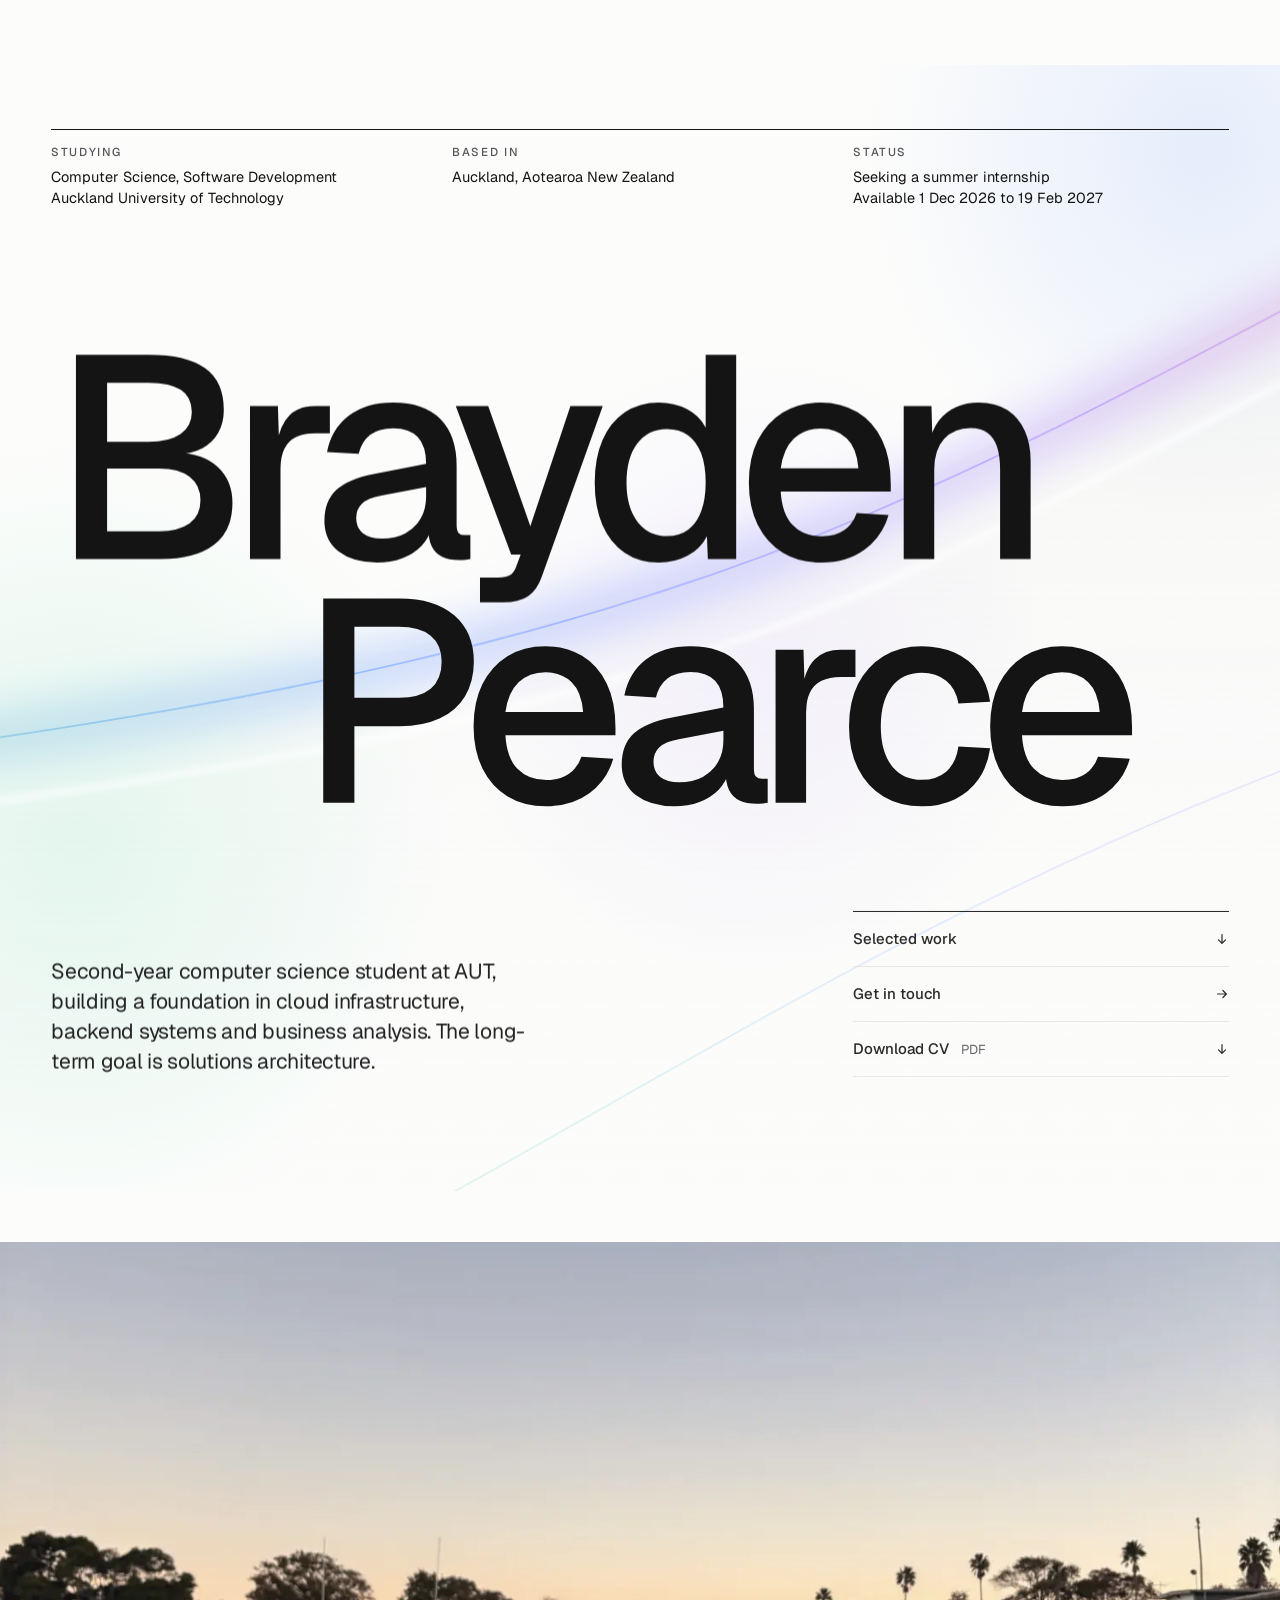
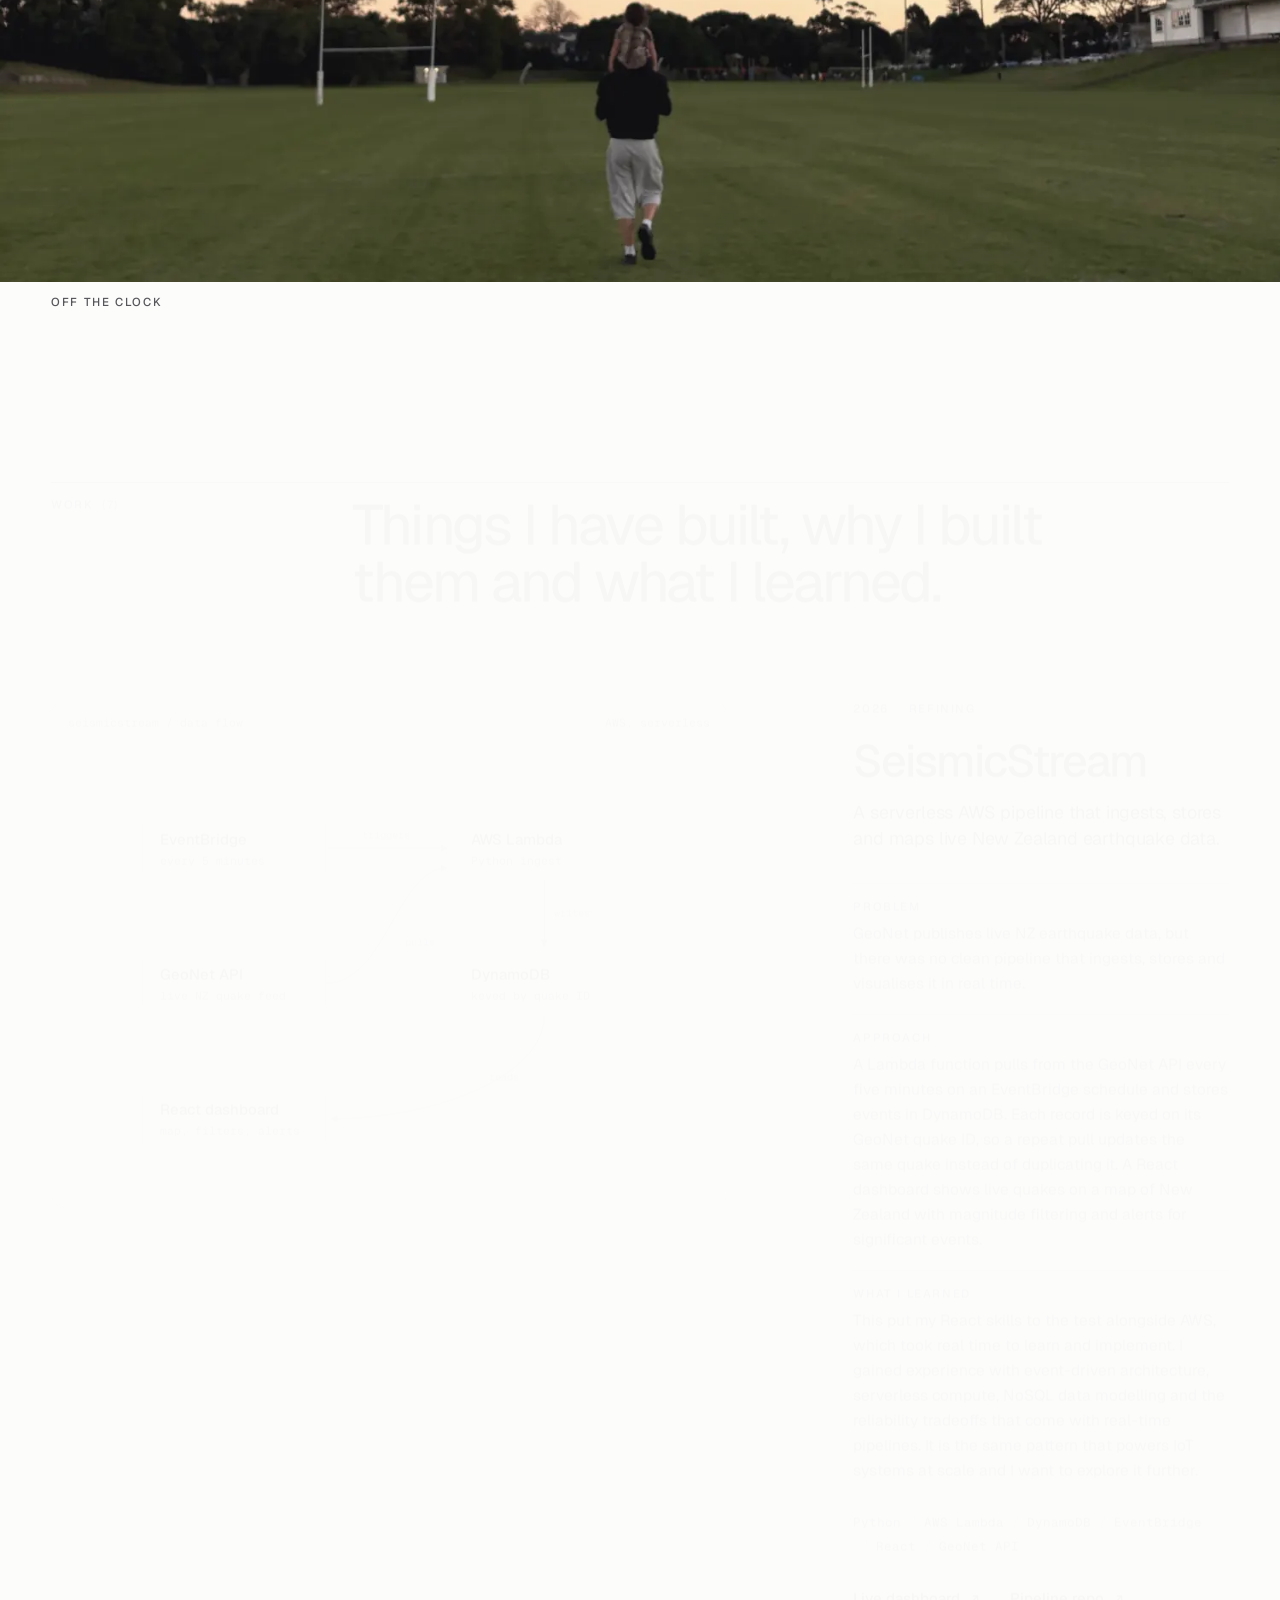
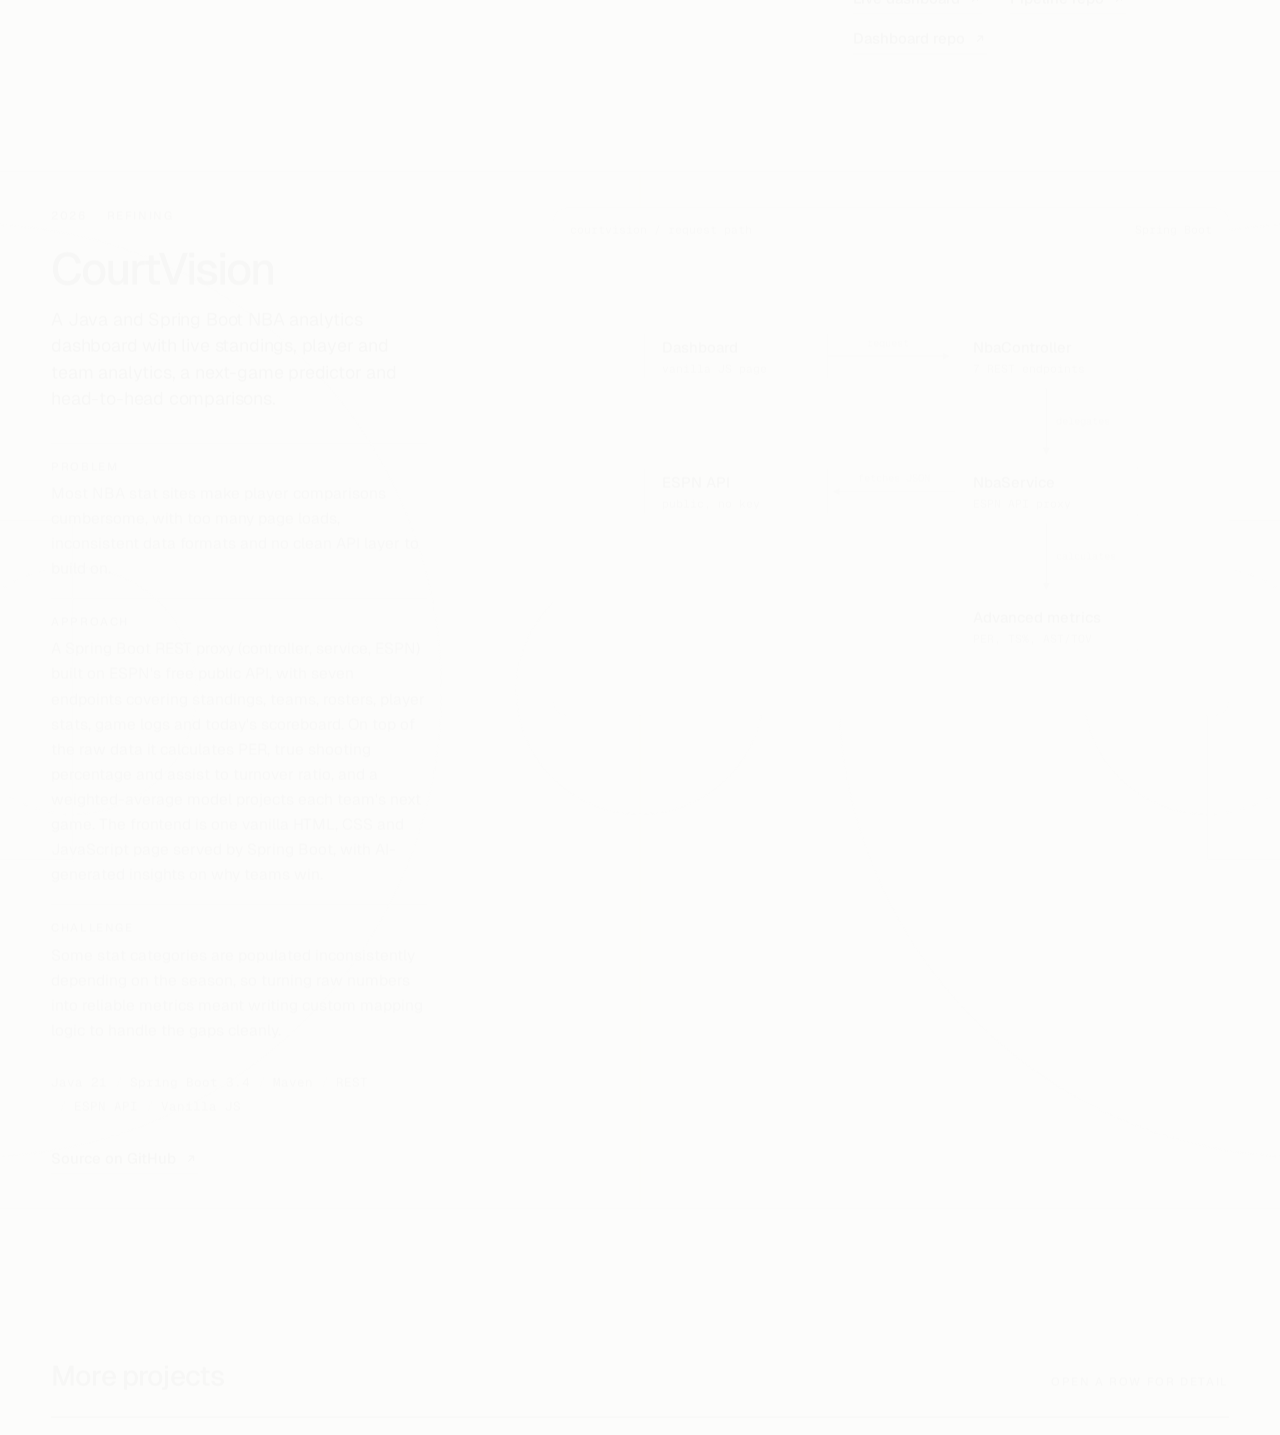
<file: about.html>
<!doctype html>
<html lang="en-NZ">
  <head>
    <meta charset="utf-8" />
    <title>About | Brayden Pearce</title>
    <!-- This page moved into the home page; old links redirect to its section -->
    <meta http-equiv="refresh" content="0; url=index.html#about" />
    <link rel="canonical" href="https://braydenp114.github.io/index.html#about" />
    <meta name="robots" content="noindex" />
    <link rel="icon" href="favicon.svg" type="image/svg+xml" />
  </head>
  <body>
    <p>This page has moved. <a href="index.html#about">Go to About on the home page</a>.</p>
  </body>
</html>
</file>
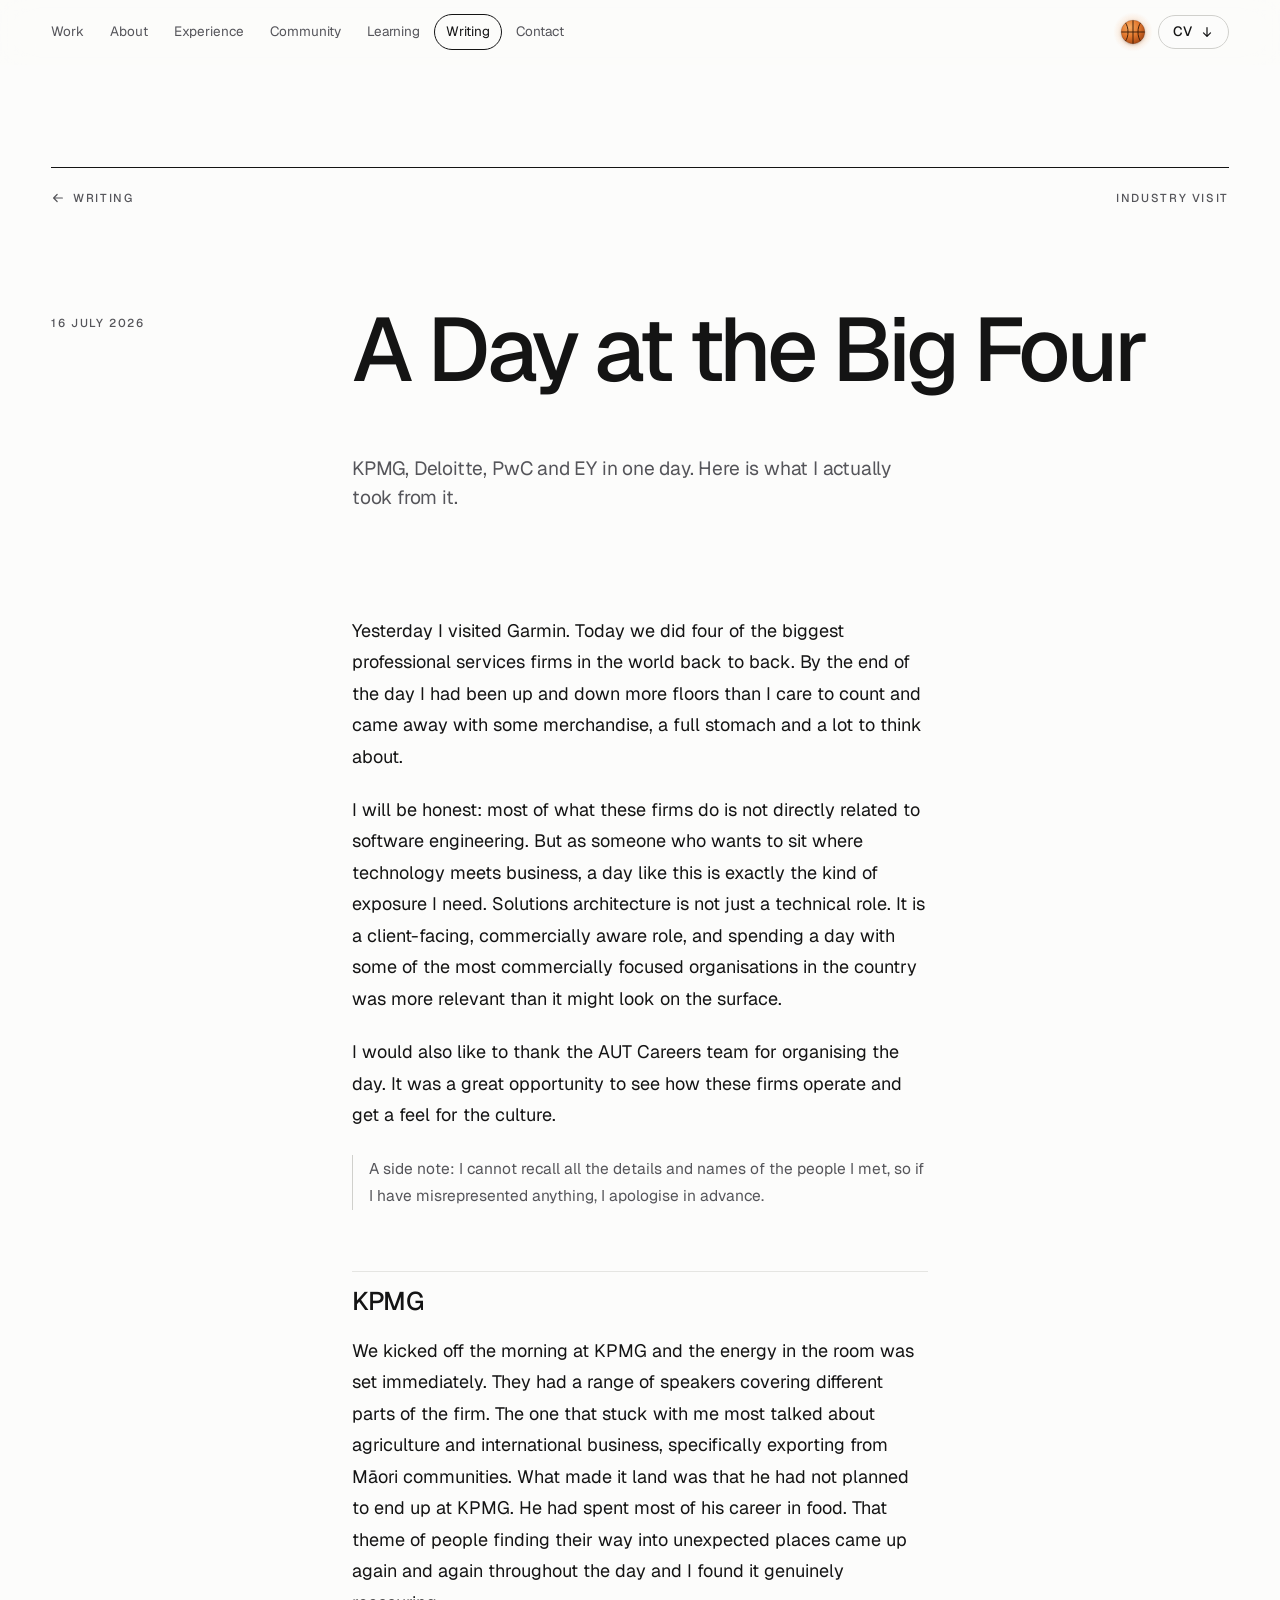
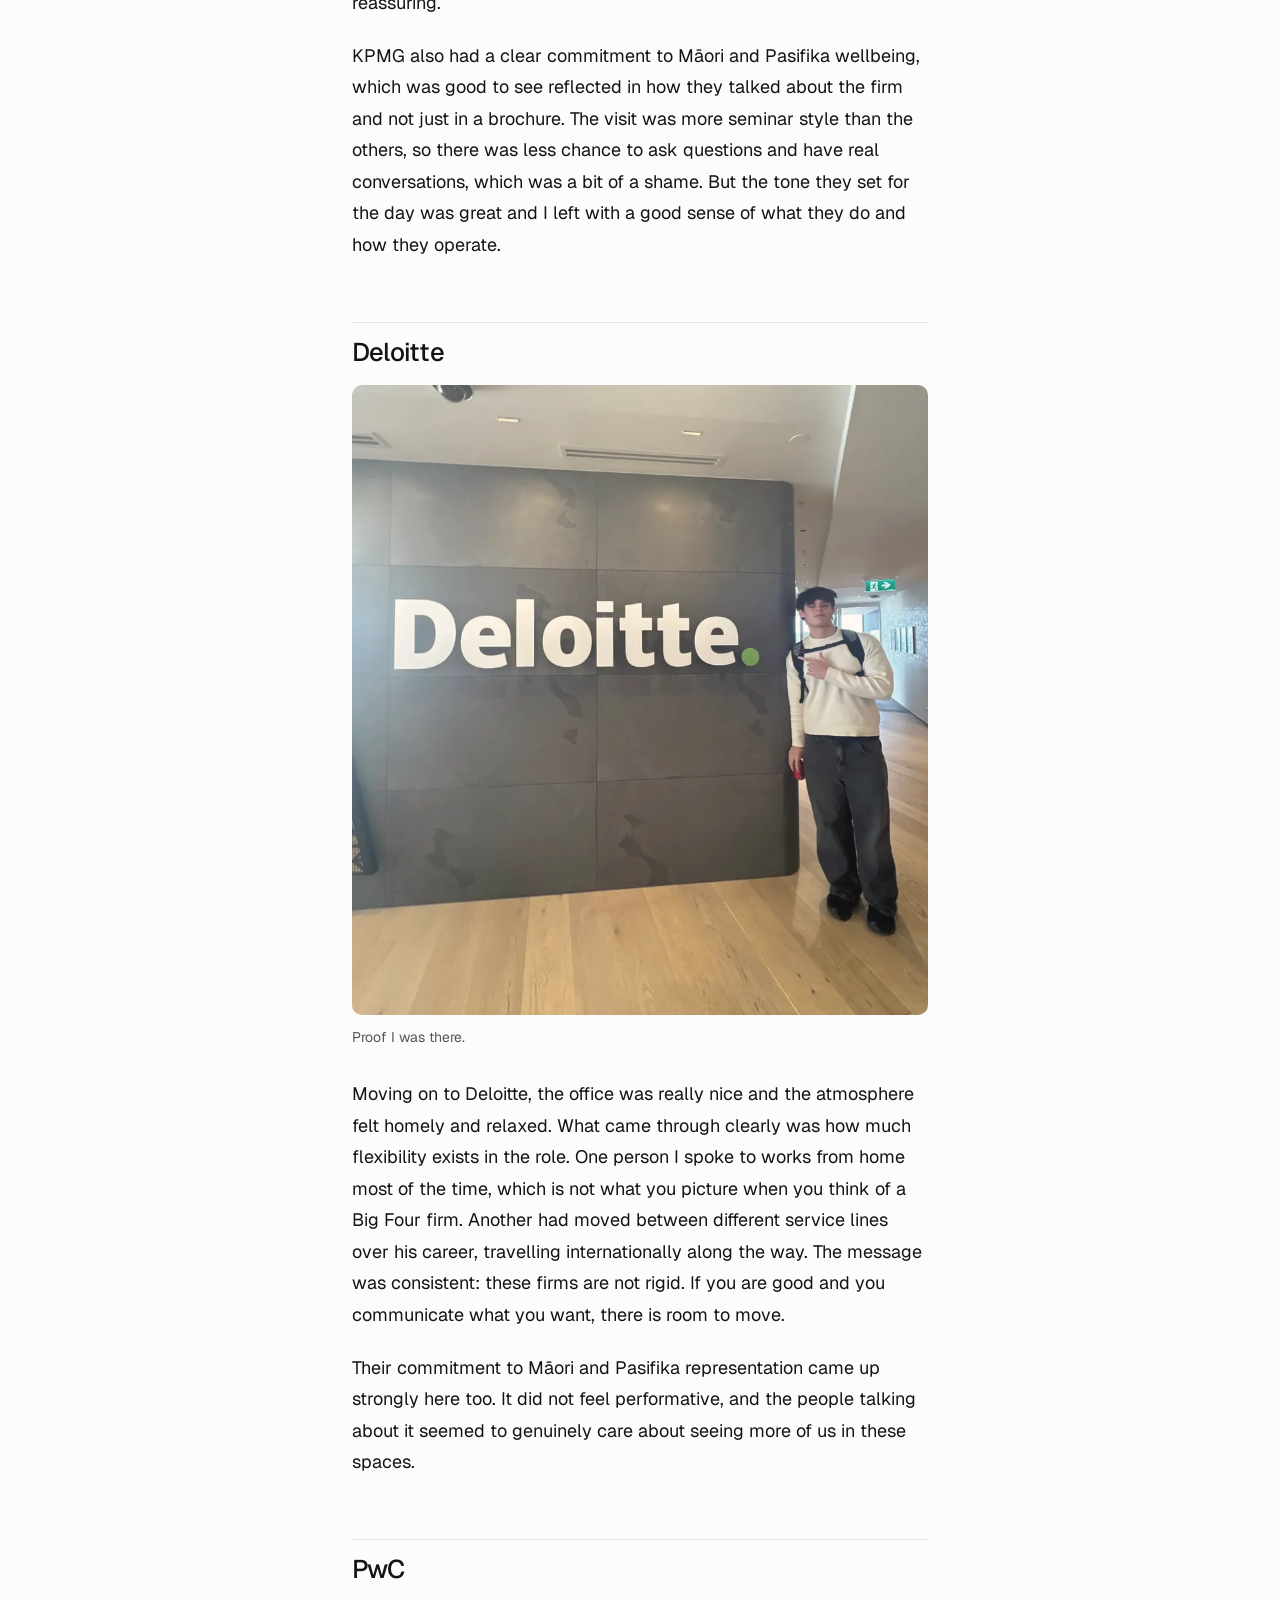
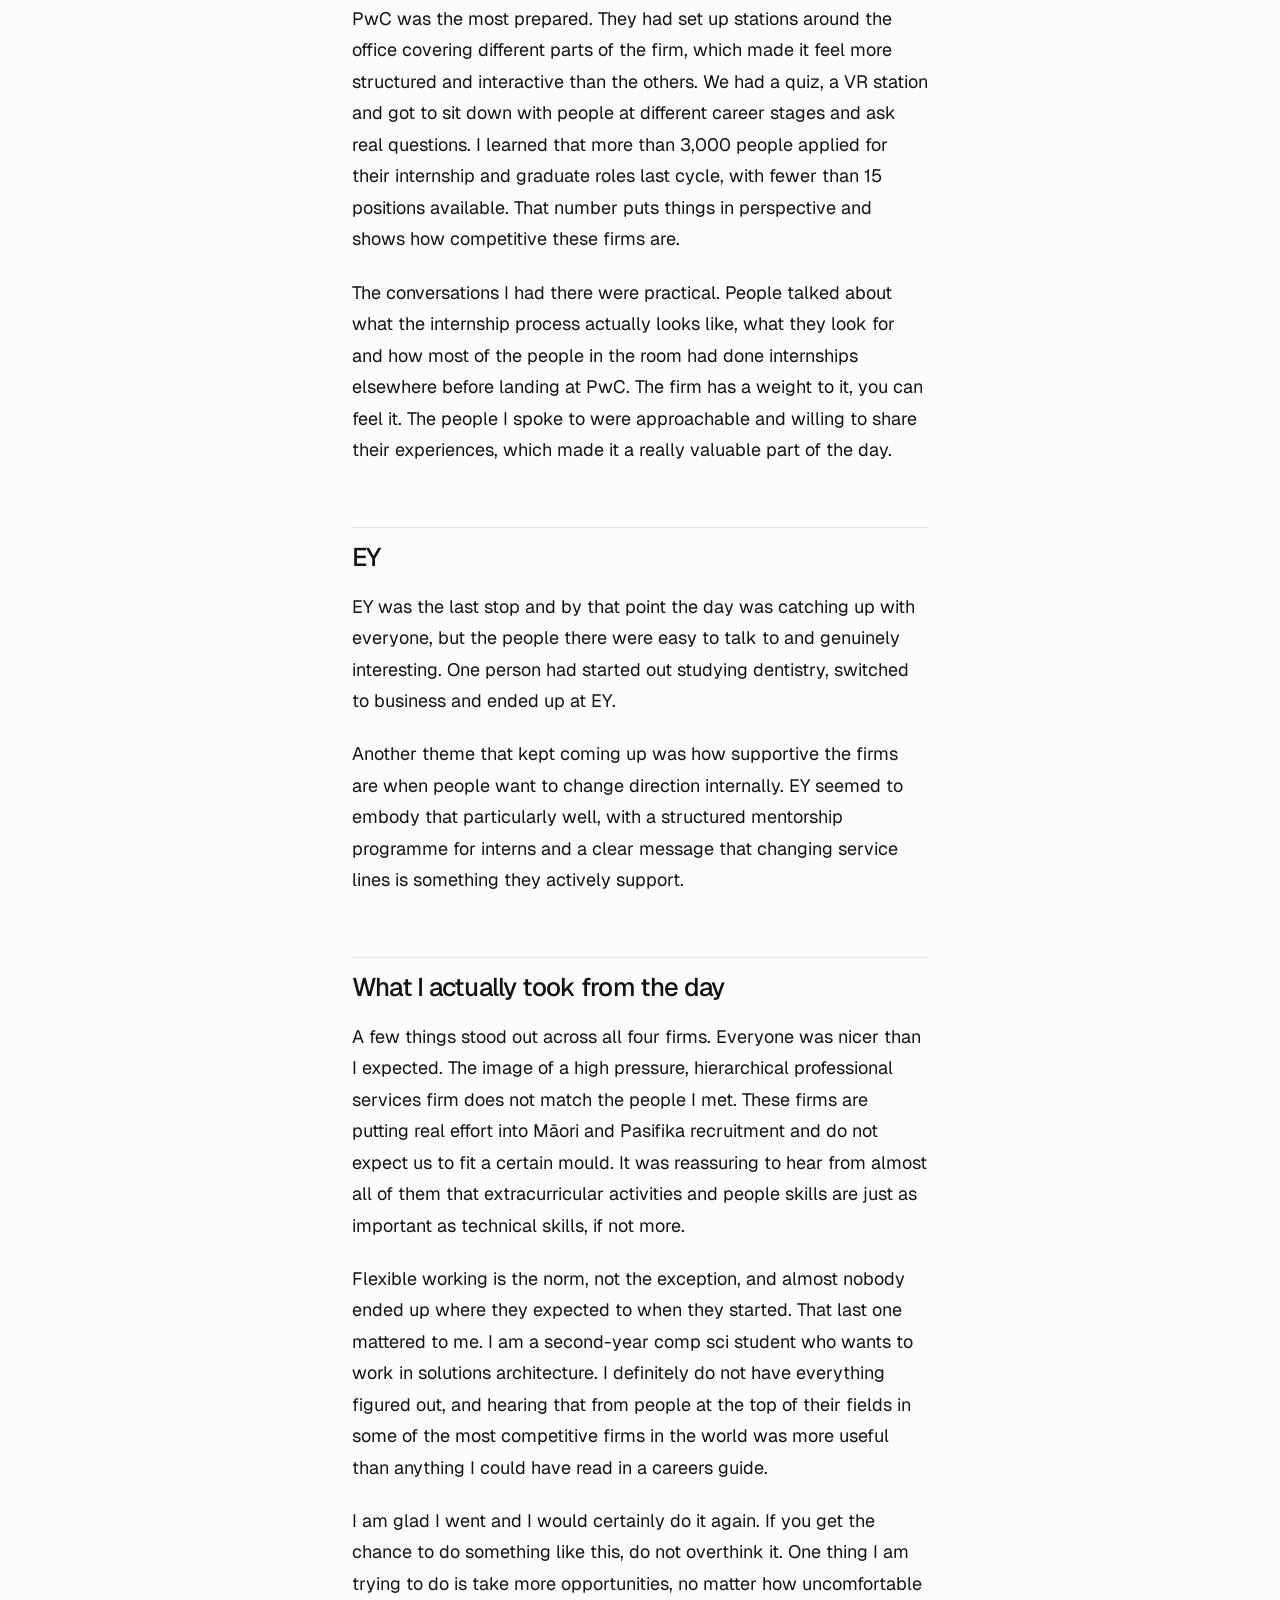
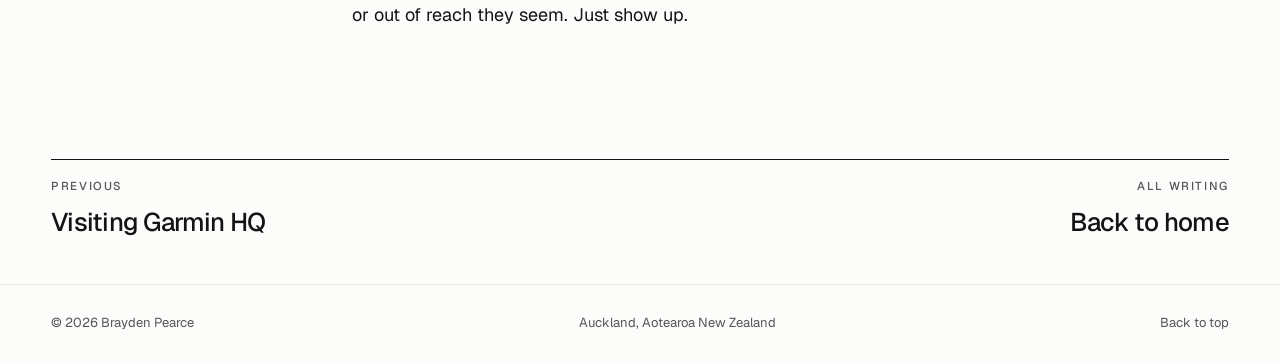
<file: bigfour.html>
<!doctype html>
<html lang="en-NZ">
  <head>
    <meta charset="utf-8" />
    <meta name="viewport" content="width=device-width, initial-scale=1, viewport-fit=cover" />
    <title>A Day at the Big Four | Brayden Pearce</title>
    <meta name="claude:viewport-fit-sides" content="cover" />
    <meta name="description" content="KPMG, Deloitte, PwC and EY in one day. What a second-year computer science student took from visiting four of the biggest professional services firms in the world." />
    <meta name="theme-color" content="#fcfcfb" />
    <link rel="canonical" href="https://braydenp114.github.io/bigfour.html" />
    <meta property="og:type" content="article" />
    <meta property="og:title" content="A Day at the Big Four" />
    <meta property="og:description" content="KPMG, Deloitte, PwC and EY in one day, and what I actually took from it." />
    <meta property="article:published_time" content="2026-07-16" />
    <meta name="twitter:card" content="summary" />
    <link rel="icon" href="favicon.svg" type="image/svg+xml" />
    <link rel="preconnect" href="https://fonts.googleapis.com" />
    <link rel="preconnect" href="https://fonts.gstatic.com" crossorigin />
    <link rel="stylesheet" href="https://fonts.googleapis.com/css2?family=Geist:wght@300..700&family=Geist+Mono:wght@400;500&display=swap" />
    <link rel="stylesheet" href="styles.css?v=9" />
    <script defer src="main.js?v=2"></script>
    <!-- Google tag (gtag.js) -->
    <script async src="https://www.googletagmanager.com/gtag/js?id=G-XRCPGDW0BR"></script>
    <script>
      window.dataLayer = window.dataLayer || [];
      function gtag() {
        dataLayer.push(arguments);
      }
      gtag("js", new Date());
      gtag("config", "G-XRCPGDW0BR");
    </script>
  </head>
  <body id="top">
    <a class="skip-link" href="#main">Skip to content</a>

    <header class="site-header">
      <div class="wrap header-inner">
        <nav class="nav" id="site-nav" aria-label="Primary">
          <ul>
            <li><a href="index.html#work">Work</a></li>
            <li><a href="index.html#about">About</a></li>
            <li><a href="index.html#experience">Experience</a></li>
            <li><a href="index.html#community">Community</a></li>
            <li><a href="learning.html">Learning</a></li>
            <li><a href="index.html#writing" aria-current="page">Writing</a></li>
            <li><a href="index.html#contact">Contact</a></li>
          </ul>
          <span class="nav-ring" aria-hidden="true"></span>
        </nav>
        <div class="header-actions">
          <a class="ball-link" href="index.html#free-throws" aria-label="Play free throws" title="Play free throws"><svg viewBox="0 0 64 64" aria-hidden="true"><defs><radialGradient id="ball-shade" cx="36%" cy="30%" r="72%"><stop offset="0" stop-color="#f7ab62" /><stop offset=".55" stop-color="#e2772d" /><stop offset="1" stop-color="#a94b16" /></radialGradient><clipPath id="ball-clip"><circle cx="32" cy="32" r="29" /></clipPath></defs><circle class="ball-body" cx="32" cy="32" r="29" /><g class="ball-seams" clip-path="url(#ball-clip)"><path d="M3 32h58M32 3v58M13.5 9.5c8.5 10.5 8.5 34.5 0 45M50.5 9.5c-8.5 10.5-8.5 34.5 0 45" /></g><circle class="ball-edge" cx="32" cy="32" r="29" /></svg></a>
          <a class="btn" href="brayden_cv.pdf" download>CV <svg class="i i-down" viewBox="0 0 16 16" aria-hidden="true"><path d="M8 3v10M4 9l4 4 4-4" /></svg></a>
          <button class="btn menu-toggle" type="button" aria-expanded="false" aria-controls="site-nav"><span>Menu</span></button>
        </div>
      </div>
    </header>

    <main id="main">
      <article>
        <header class="wrap grid page-head article-head">
          <div class="crumbs">
            <a class="label" href="index.html#writing"><svg class="i i-left" viewBox="0 0 16 16" aria-hidden="true"><path d="M13 8H3M7 4 3 8l4 4" /></svg>Writing</a>
            <span class="label">Industry visit</span>
          </div>
          <p class="label"><time datetime="2026-07-16">16 July 2026</time></p>
          <h1>A Day at the Big Four</h1>
          <p class="page-lede">KPMG, Deloitte, PwC and EY in one day. Here is what I actually took from it.</p>
        </header>

        <div class="wrap grid">
          <div class="prose">
            <p>
              Yesterday I visited Garmin. Today we did four of the biggest professional services firms in the world back to back. By the end
              of the day I had been up and down more floors than I care to count and came away with some merchandise, a full stomach and a
              lot to think about.
            </p>
            <p>
              I will be honest: most of what these firms do is not directly related to software engineering. But as someone who wants to sit
              where technology meets business, a day like this is exactly the kind of exposure I need. Solutions architecture is not just a
              technical role. It is a client-facing, commercially aware role, and spending a day with some of the most commercially focused
              organisations in the country was more relevant than it might look on the surface.
            </p>
            <p>
              I would also like to thank the AUT Careers team for organising the day. It was a great opportunity to see how these firms
              operate and get a feel for the culture.
            </p>
            <p class="note">
              A side note: I cannot recall all the details and names of the people I met, so if I have misrepresented anything, I apologise in
              advance.
            </p>

            <h2>KPMG</h2>
            <p>
              We kicked off the morning at KPMG and the energy in the room was set immediately. They had a range of speakers covering
              different parts of the firm. The one that stuck with me most talked about agriculture and international business, specifically
              exporting from Māori communities. What made it land was that he had not planned to end up at KPMG. He had spent most of his
              career in food. That theme of people finding their way into unexpected places came up again and again throughout the day and I
              found it genuinely reassuring.
            </p>
            <p>
              KPMG also had a clear commitment to Māori and Pasifika wellbeing, which was good to see reflected in how they talked about the
              firm and not just in a brochure. The visit was more seminar style than the others, so there was less chance to ask questions
              and have real conversations, which was a bit of a shame. But the tone they set for the day was great and I left with a good
              sense of what they do and how they operate.
            </p>

            <h2>Deloitte</h2>
            <figure class="prose-photo">
              <img
                src="images/deloitte-sm.webp"
                srcset="images/deloitte-sm.webp 900w, images/deloitte-lg.webp 1500w"
                sizes="(max-width: 900px) 100vw, 50vw"
                width="900"
                height="984"
                alt="Brayden pointing at the Deloitte logo on a dark stone wall in their office"
                loading="lazy"
                decoding="async"
              />
              <figcaption>Proof I was there.</figcaption>
            </figure>
            <p>
              Moving on to Deloitte, the office was really nice and the atmosphere felt homely and relaxed. What came through clearly was how
              much flexibility exists in the role. One person I spoke to works from home most of the time, which is not what you picture when
              you think of a Big Four firm. Another had moved between different service lines over his career, travelling internationally
              along the way. The message was consistent: these firms are not rigid. If you are good and you communicate what you want, there
              is room to move.
            </p>
            <p>
              Their commitment to Māori and Pasifika representation came up strongly here too. It did not feel performative, and the people
              talking about it seemed to genuinely care about seeing more of us in these spaces.
            </p>

            <h2>PwC</h2>
            <p>
              PwC was the most prepared. They had set up stations around the office covering different parts of the firm, which made it feel
              more structured and interactive than the others. We had a quiz, a VR station and got to sit down with people at different
              career stages and ask real questions. I learned that more than 3,000 people applied for their internship and graduate roles last
              cycle, with fewer than 15 positions available. That number puts things in perspective and shows how competitive these firms
              are.
            </p>
            <p>
              The conversations I had there were practical. People talked about what the internship process actually looks like, what they
              look for and how most of the people in the room had done internships elsewhere before landing at PwC. The firm has a weight to
              it, you can feel it. The people I spoke to were approachable and willing to share their experiences, which made it a really
              valuable part of the day.
            </p>

            <h2>EY</h2>
            <p>
              EY was the last stop and by that point the day was catching up with everyone, but the people there were easy to talk to and
              genuinely interesting. One person had started out studying dentistry, switched to business and ended up at EY.
            </p>
            <p>
              Another theme that kept coming up was how supportive the firms are when people want to change direction internally. EY seemed to
              embody that particularly well, with a structured mentorship programme for interns and a clear message that changing service
              lines is something they actively support.
            </p>

            <h2>What I actually took from the day</h2>
            <p>
              A few things stood out across all four firms. Everyone was nicer than I expected. The image of a high pressure, hierarchical
              professional services firm does not match the people I met. These firms are putting real effort into Māori and Pasifika
              recruitment and do not expect us to fit a certain mould. It was reassuring to hear from almost all of them that extracurricular
              activities and people skills are just as important as technical skills, if not more.
            </p>
            <p>
              Flexible working is the norm, not the exception, and almost nobody ended up where they expected to when they started. That last
              one mattered to me. I am a second-year comp sci student who wants to work in solutions architecture. I definitely do not have
              everything figured out, and hearing that from people at the top of their fields in some of the most competitive firms in the
              world was more useful than anything I could have read in a careers guide.
            </p>
            <p>
              I am glad I went and I would certainly do it again. If you get the chance to do something like this, do not overthink it. One
              thing I am trying to do is take more opportunities, no matter how uncomfortable or out of reach they seem. Just show up.
            </p>
          </div>
        </div>

        <div class="wrap">
          <ul class="grid article-nav">
            <li>
              <a href="garmin.html"><span class="label">Previous</span><span class="t">Visiting Garmin HQ</span></a>
            </li>
            <li>
              <a href="index.html#writing"><span class="label">All writing</span><span class="t">Back to home</span></a>
            </li>
          </ul>
        </div>
      </article>
    </main>

    <footer class="site-footer">
      <div class="wrap footer-inner">
        <span>© 2026 Brayden Pearce</span>
        <span>Auckland, Aotearoa New Zealand</span>
        <a href="#top">Back to top</a>
      </div>
    </footer>
  </body>
</html>
</file>
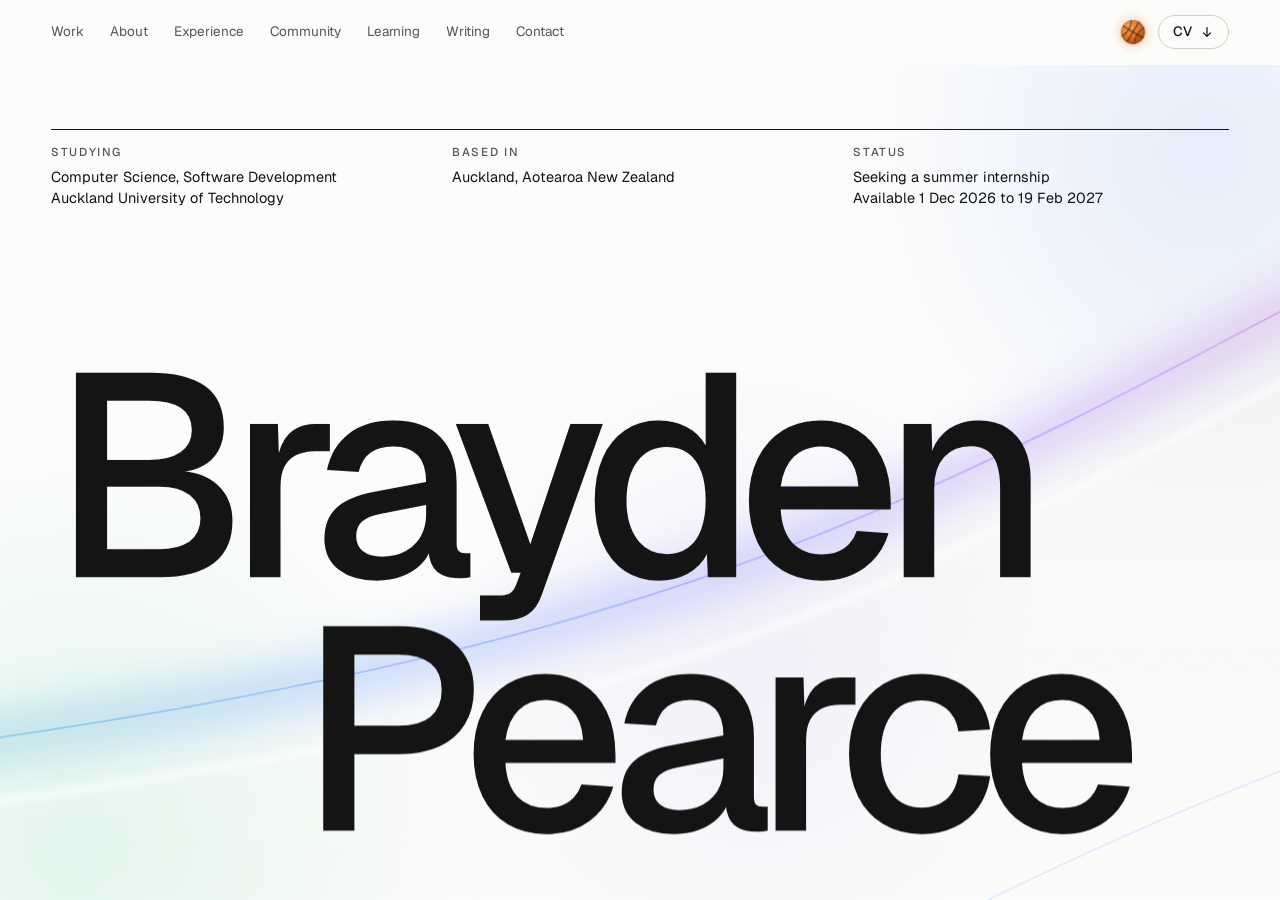
<file: blog.html>
<!doctype html>
<html lang="en-NZ">
  <head>
    <meta charset="utf-8" />
    <title>Writing | Brayden Pearce</title>
    <!-- This page moved into the home page; old links redirect to its section -->
    <meta http-equiv="refresh" content="0; url=index.html#writing" />
    <link rel="canonical" href="https://braydenp114.github.io/index.html#writing" />
    <meta name="robots" content="noindex" />
    <link rel="icon" href="favicon.svg" type="image/svg+xml" />
  </head>
  <body>
    <p>This page has moved. <a href="index.html#writing">Go to Writing on the home page</a>.</p>
  </body>
</html>
</file>
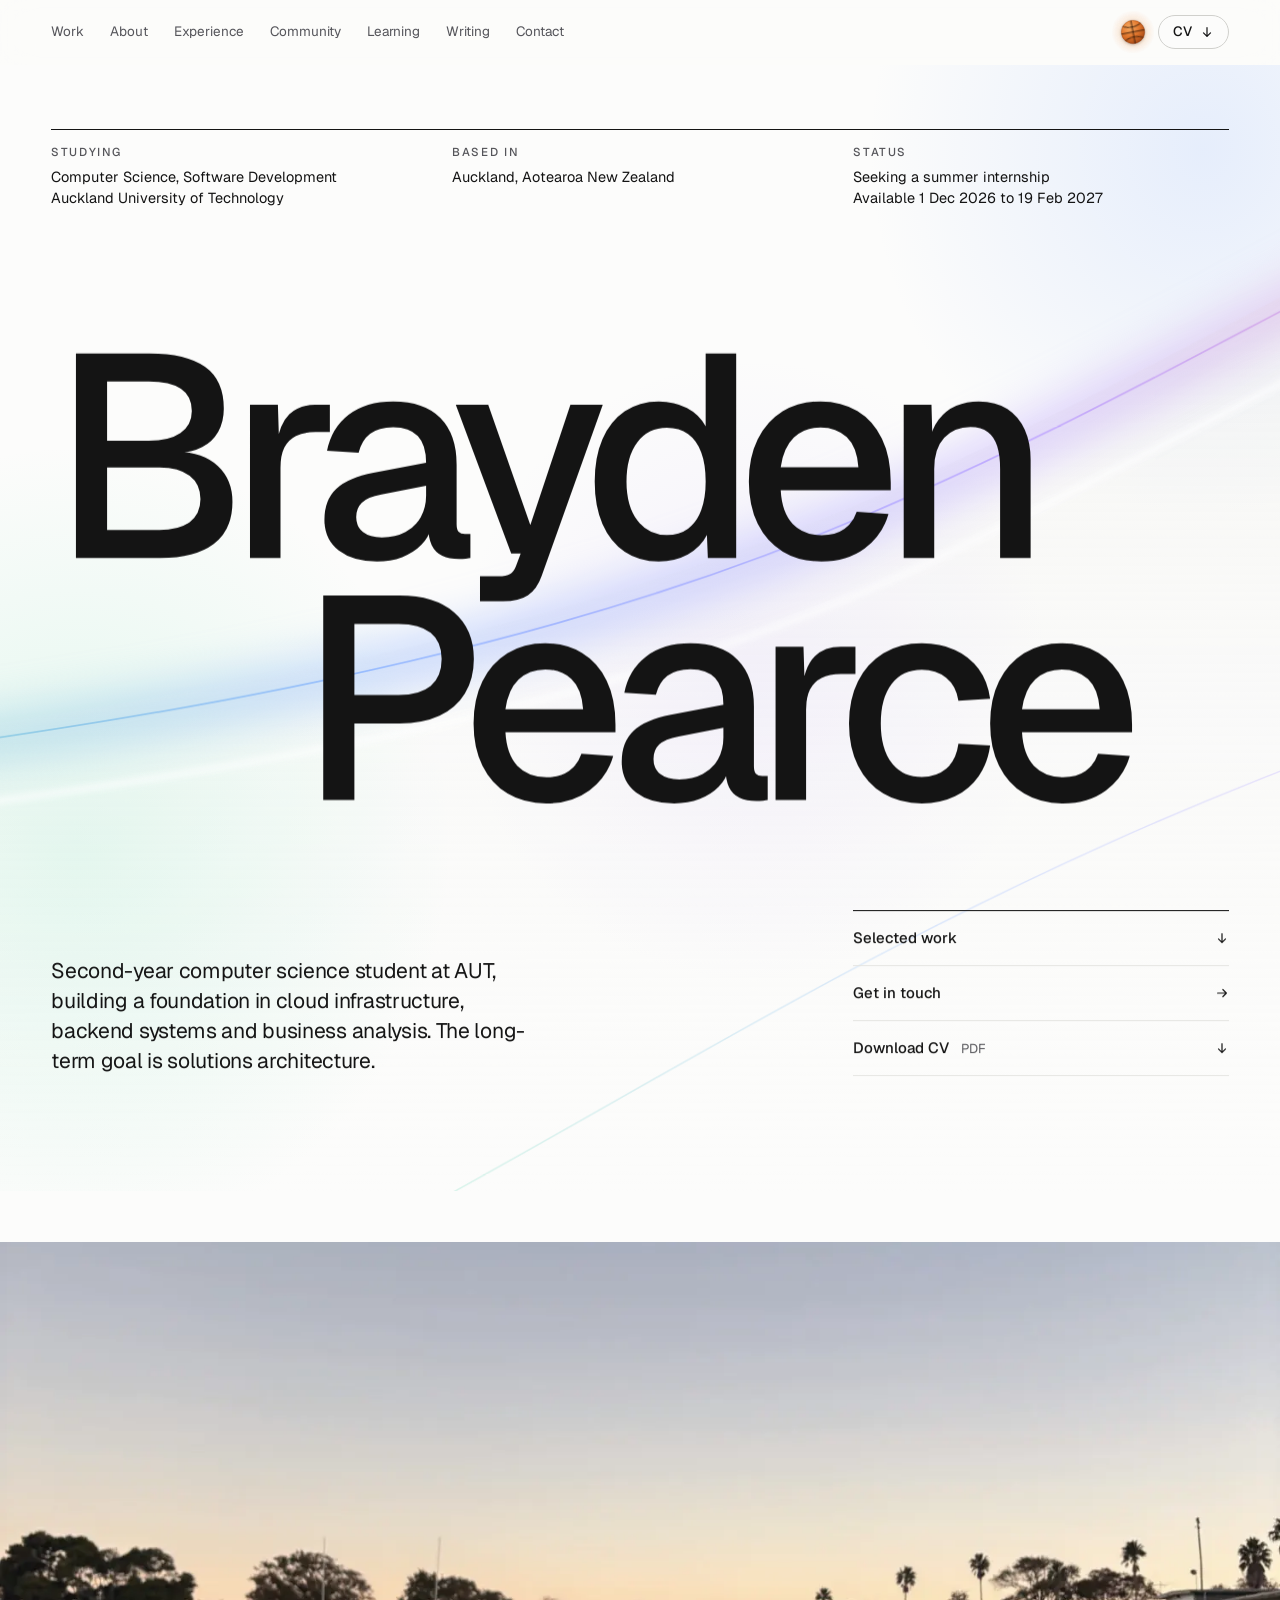
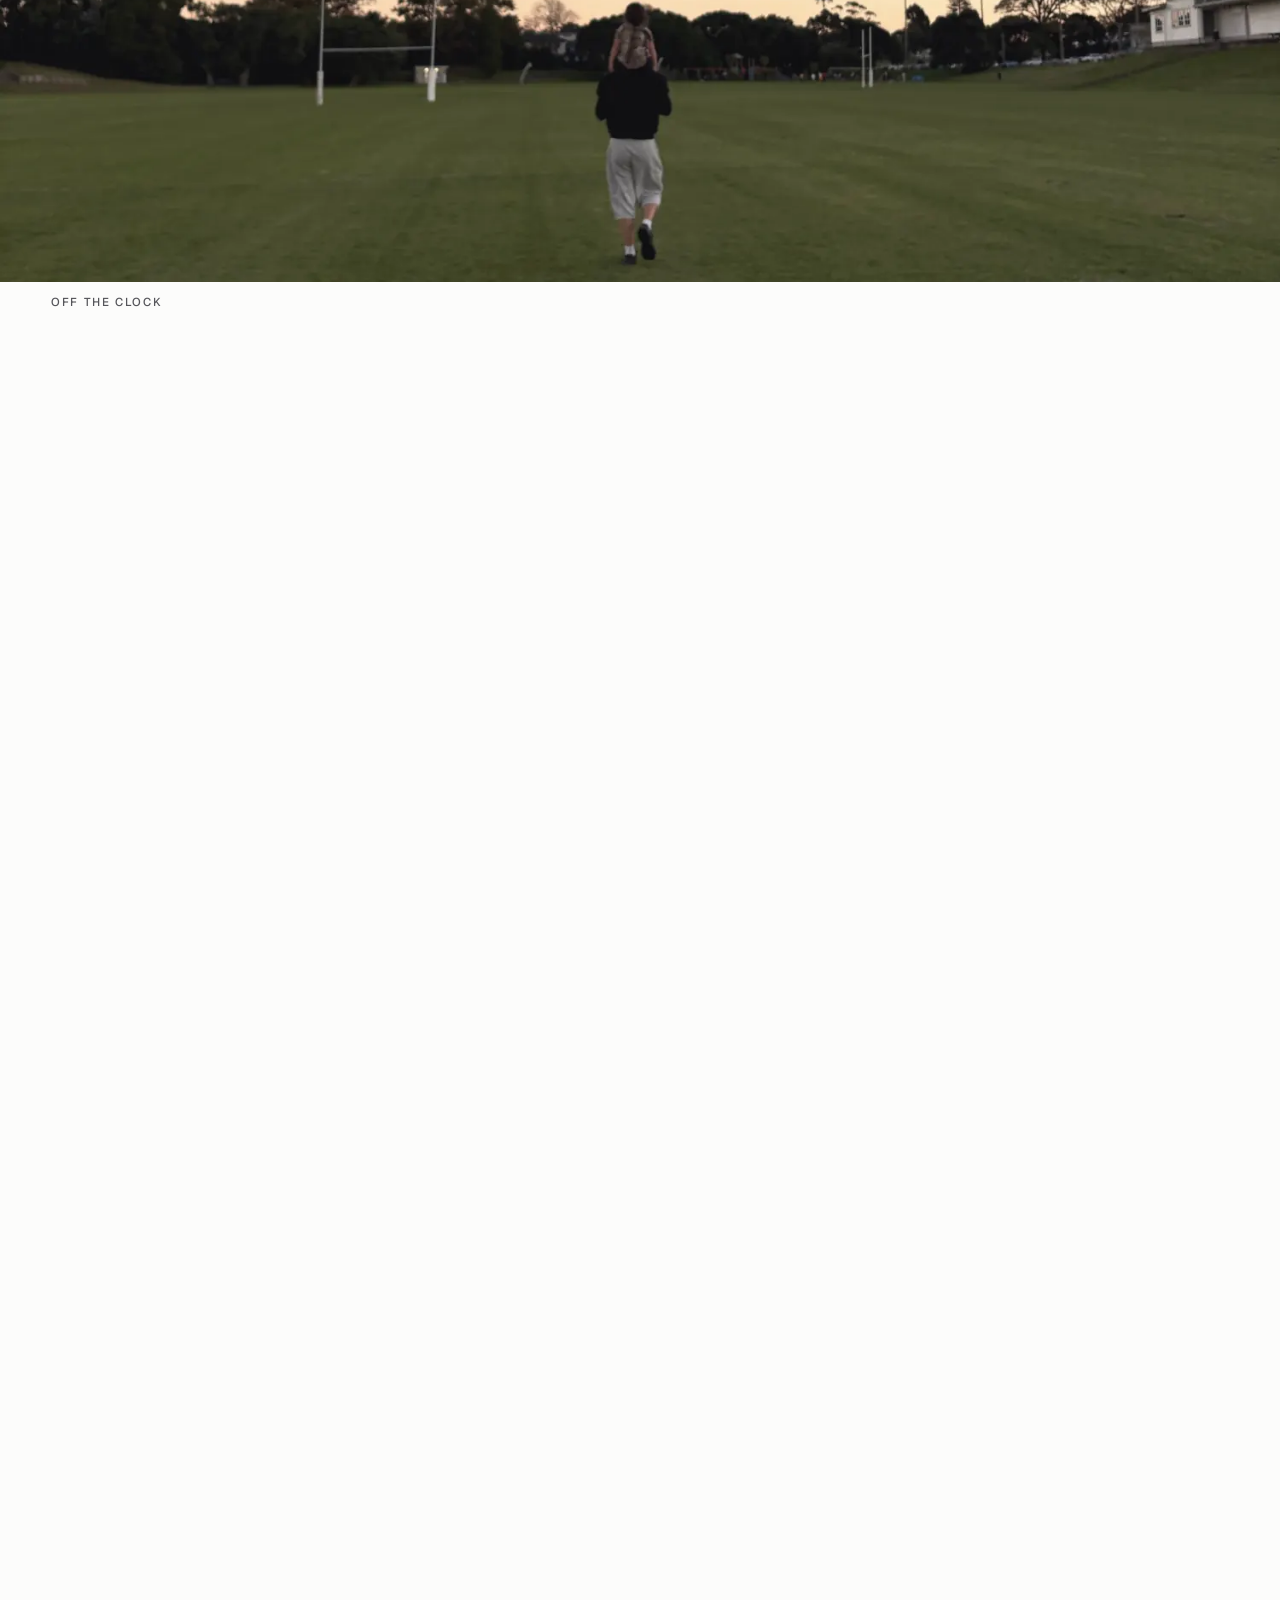
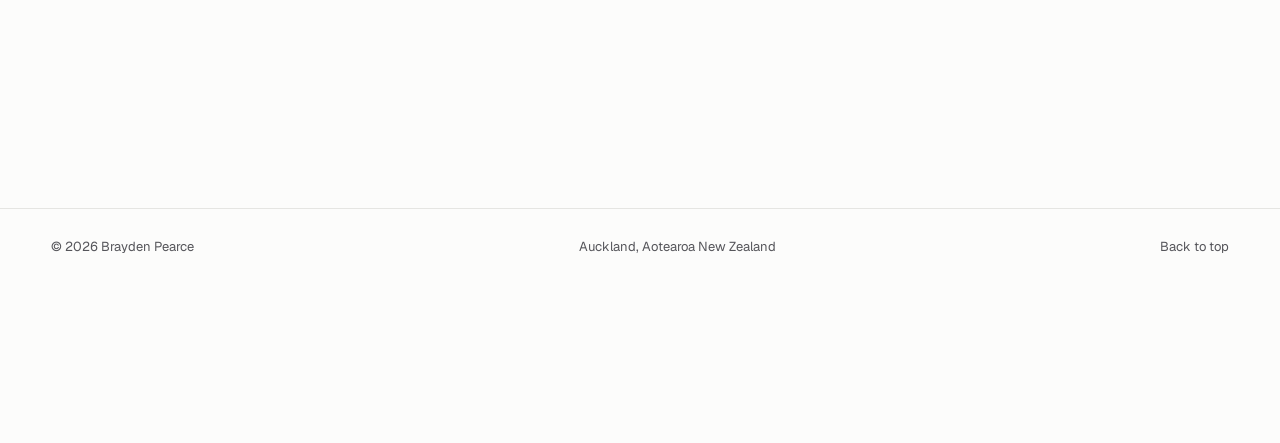
<file: experience.html>
<!doctype html>
<html lang="en-NZ">
  <head>
    <meta charset="utf-8" />
    <title>Experience | Brayden Pearce</title>
    <!-- This page moved into the home page; old links redirect to its section -->
    <meta http-equiv="refresh" content="0; url=index.html#experience" />
    <link rel="canonical" href="https://braydenp114.github.io/index.html#experience" />
    <meta name="robots" content="noindex" />
    <link rel="icon" href="favicon.svg" type="image/svg+xml" />
  </head>
  <body>
    <p>This page has moved. <a href="index.html#experience">Go to Experience on the home page</a>.</p>
  </body>
</html>
</file>
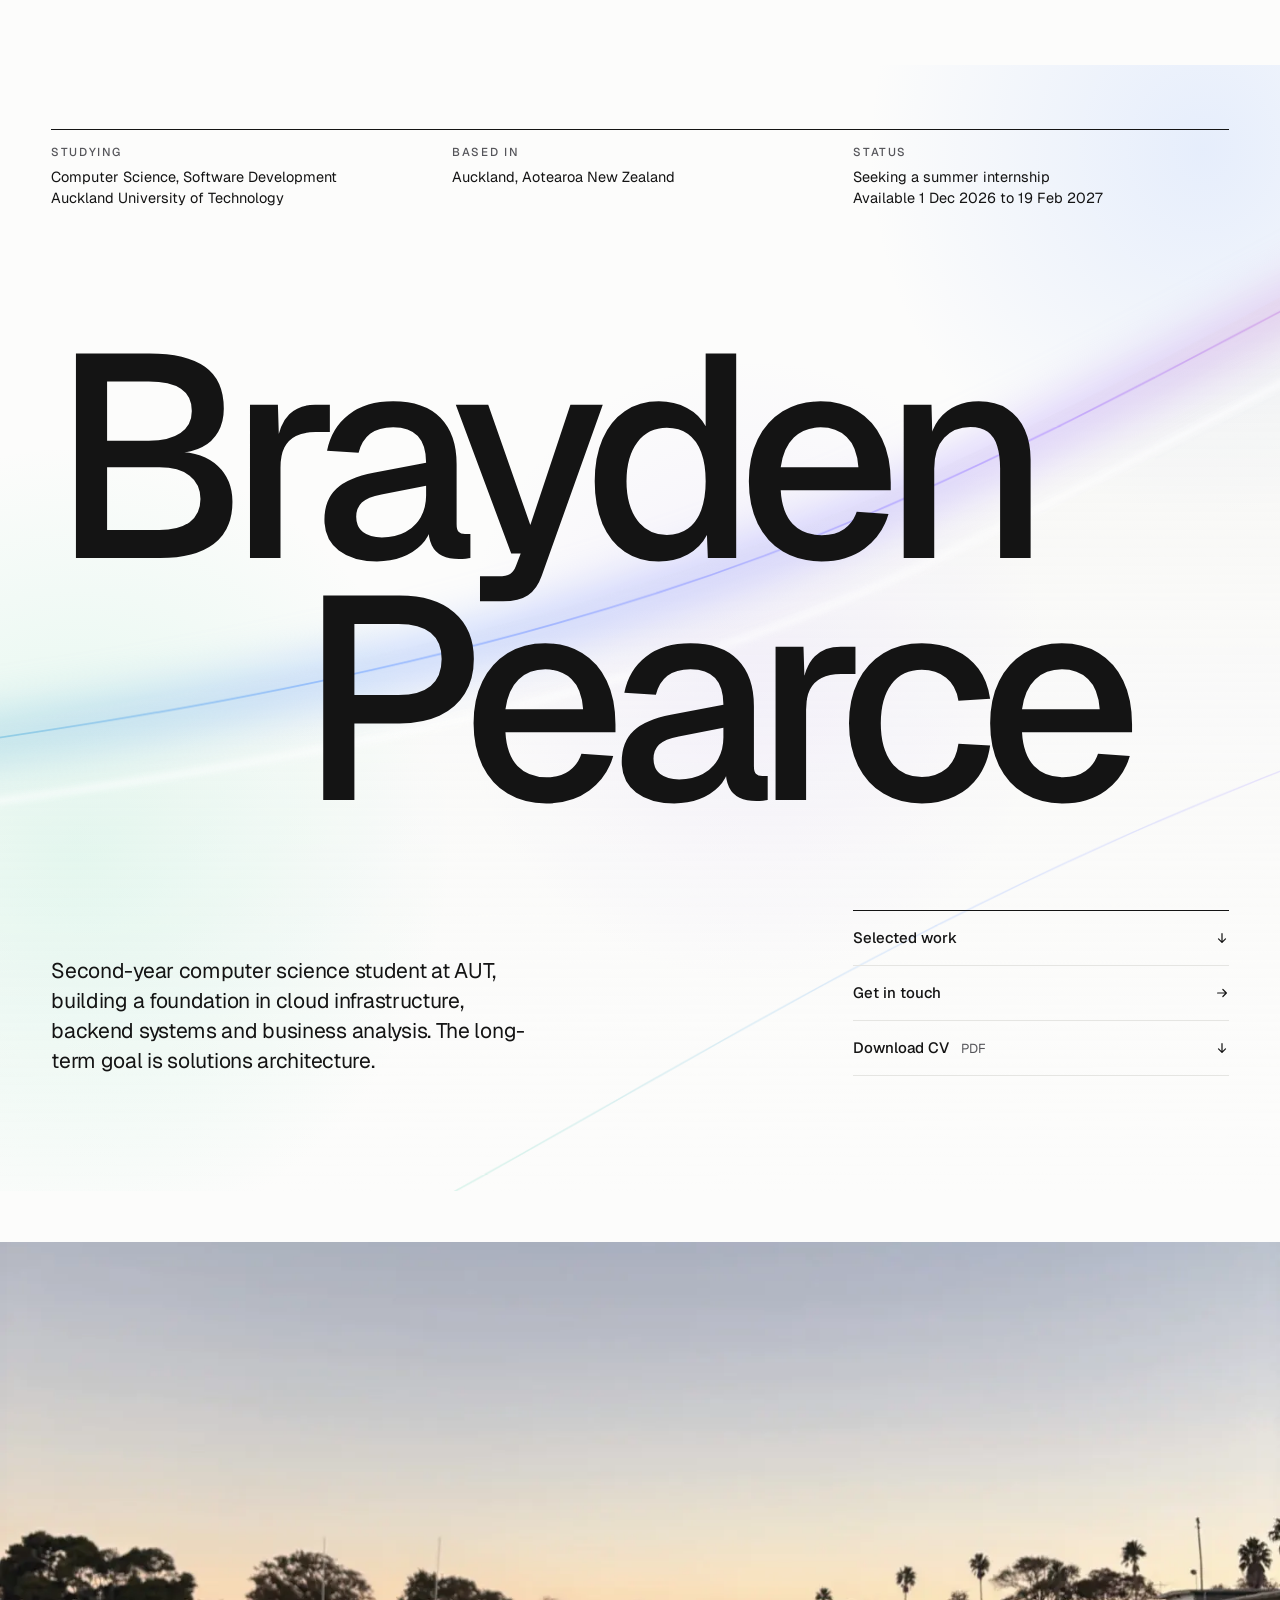
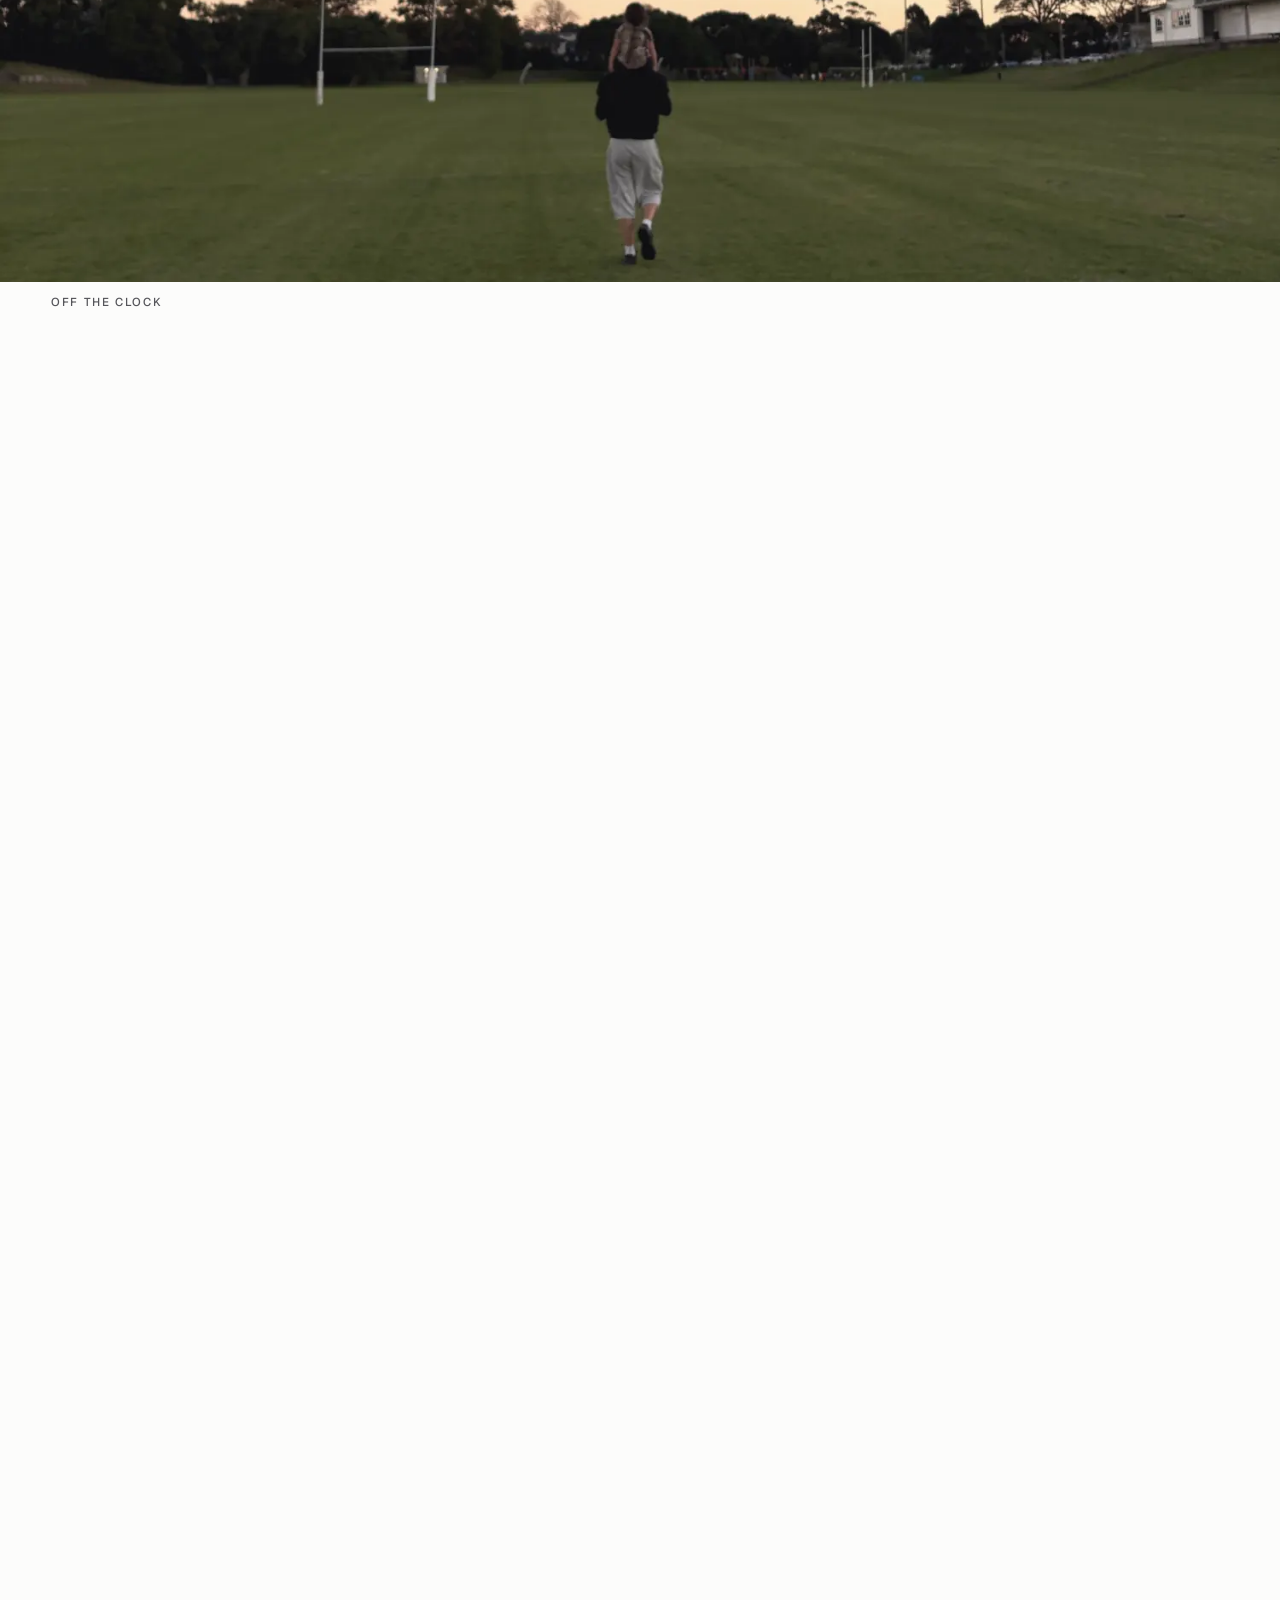
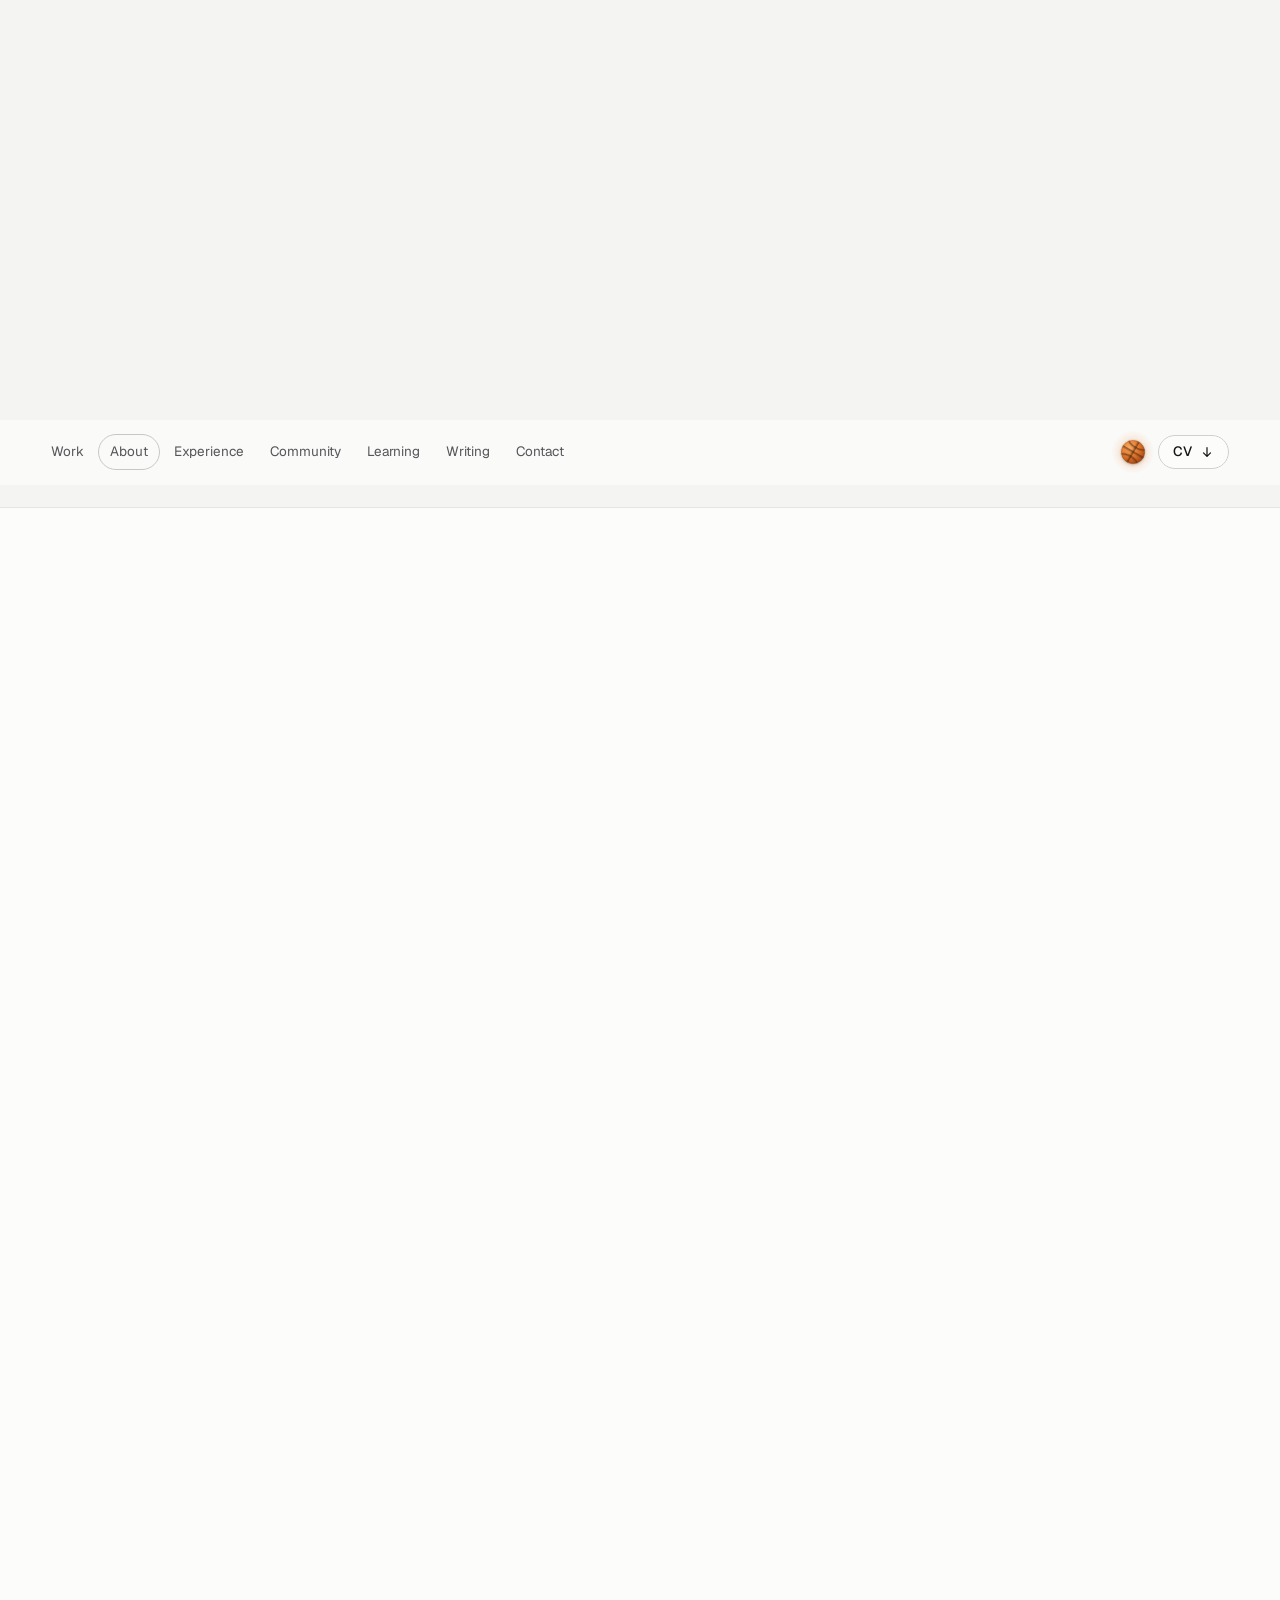
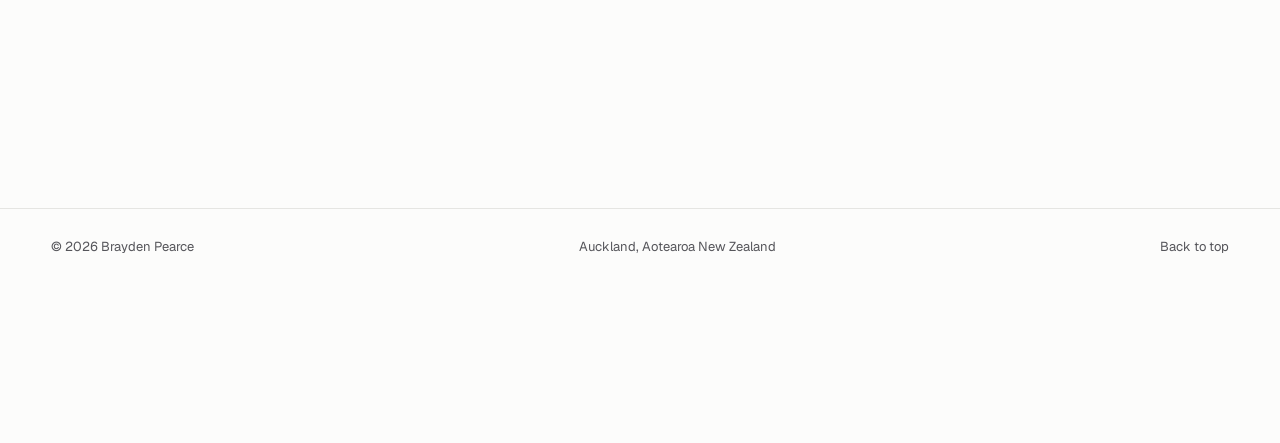
<file: extracurricular.html>
<!doctype html>
<html lang="en-NZ">
  <head>
    <meta charset="utf-8" />
    <title>Community | Brayden Pearce</title>
    <!-- This page moved into the home page; old links redirect to its section -->
    <meta http-equiv="refresh" content="0; url=index.html#community" />
    <link rel="canonical" href="https://braydenp114.github.io/index.html#community" />
    <meta name="robots" content="noindex" />
    <link rel="icon" href="favicon.svg" type="image/svg+xml" />
  </head>
  <body>
    <p>This page has moved. <a href="index.html#community">Go to Community on the home page</a>.</p>
  </body>
</html>
</file>
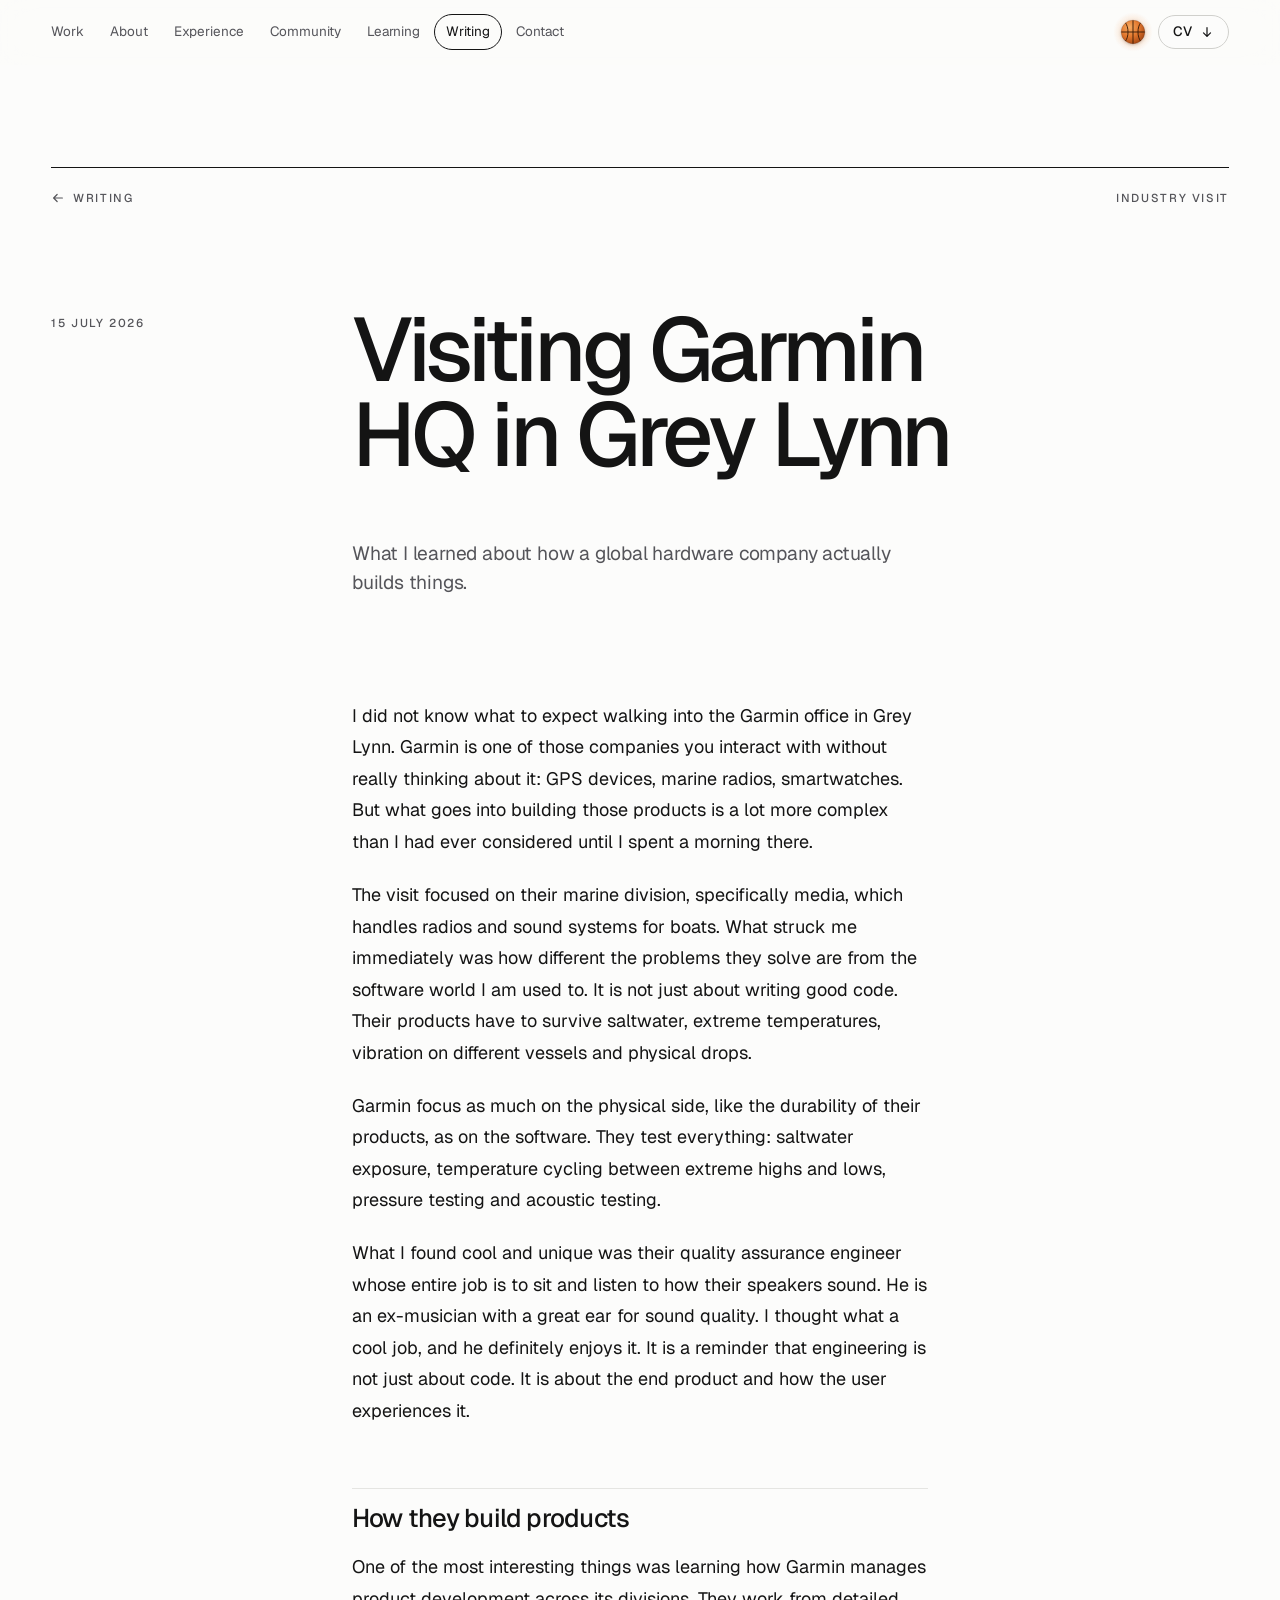
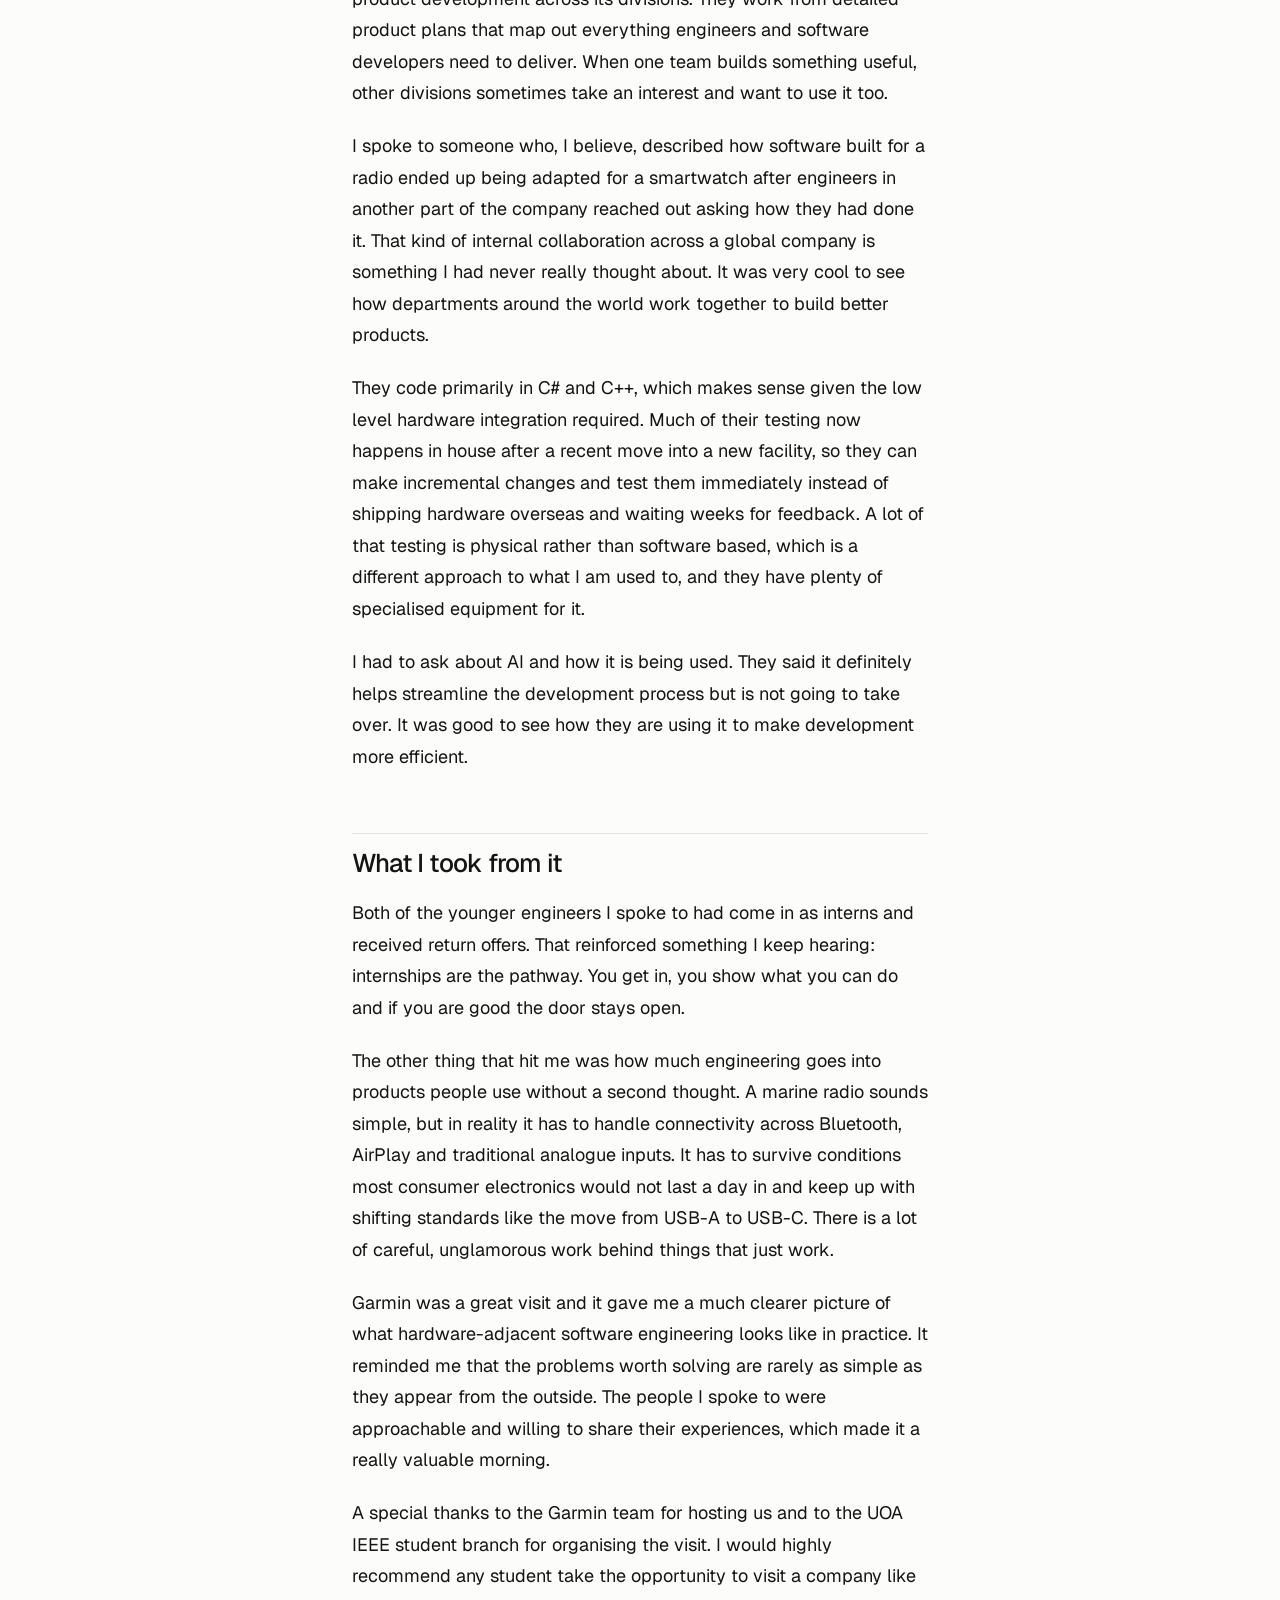
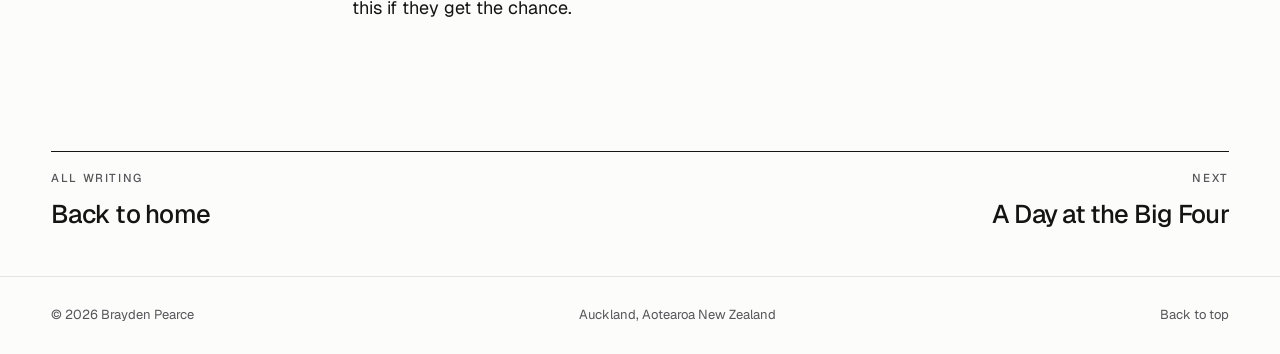
<file: garmin.html>
<!doctype html>
<html lang="en-NZ">
  <head>
    <meta charset="utf-8" />
    <meta name="viewport" content="width=device-width, initial-scale=1, viewport-fit=cover" />
    <title>Visiting Garmin HQ | Brayden Pearce</title>
    <meta name="claude:viewport-fit-sides" content="cover" />
    <meta name="description" content="What a visit to Garmin's Grey Lynn office taught Brayden Pearce about how a global hardware company actually builds things." />
    <meta name="theme-color" content="#fcfcfb" />
    <link rel="canonical" href="https://braydenp114.github.io/garmin.html" />
    <meta property="og:type" content="article" />
    <meta property="og:title" content="Visiting Garmin HQ in Grey Lynn" />
    <meta property="og:description" content="How a global hardware company actually builds things, from saltwater testing to acoustic rooms." />
    <meta property="article:published_time" content="2026-07-15" />
    <meta name="twitter:card" content="summary" />
    <link rel="icon" href="favicon.svg" type="image/svg+xml" />
    <link rel="preconnect" href="https://fonts.googleapis.com" />
    <link rel="preconnect" href="https://fonts.gstatic.com" crossorigin />
    <link rel="stylesheet" href="https://fonts.googleapis.com/css2?family=Geist:wght@300..700&family=Geist+Mono:wght@400;500&display=swap" />
    <link rel="stylesheet" href="styles.css?v=9" />
    <script defer src="main.js?v=2"></script>
    <!-- Google tag (gtag.js) -->
    <script async src="https://www.googletagmanager.com/gtag/js?id=G-XRCPGDW0BR"></script>
    <script>
      window.dataLayer = window.dataLayer || [];
      function gtag() {
        dataLayer.push(arguments);
      }
      gtag("js", new Date());
      gtag("config", "G-XRCPGDW0BR");
    </script>
  </head>
  <body id="top">
    <a class="skip-link" href="#main">Skip to content</a>

    <header class="site-header">
      <div class="wrap header-inner">
        <nav class="nav" id="site-nav" aria-label="Primary">
          <ul>
            <li><a href="index.html#work">Work</a></li>
            <li><a href="index.html#about">About</a></li>
            <li><a href="index.html#experience">Experience</a></li>
            <li><a href="index.html#community">Community</a></li>
            <li><a href="learning.html">Learning</a></li>
            <li><a href="index.html#writing" aria-current="page">Writing</a></li>
            <li><a href="index.html#contact">Contact</a></li>
          </ul>
          <span class="nav-ring" aria-hidden="true"></span>
        </nav>
        <div class="header-actions">
          <a class="ball-link" href="index.html#free-throws" aria-label="Play free throws" title="Play free throws"><svg viewBox="0 0 64 64" aria-hidden="true"><defs><radialGradient id="ball-shade" cx="36%" cy="30%" r="72%"><stop offset="0" stop-color="#f7ab62" /><stop offset=".55" stop-color="#e2772d" /><stop offset="1" stop-color="#a94b16" /></radialGradient><clipPath id="ball-clip"><circle cx="32" cy="32" r="29" /></clipPath></defs><circle class="ball-body" cx="32" cy="32" r="29" /><g class="ball-seams" clip-path="url(#ball-clip)"><path d="M3 32h58M32 3v58M13.5 9.5c8.5 10.5 8.5 34.5 0 45M50.5 9.5c-8.5 10.5-8.5 34.5 0 45" /></g><circle class="ball-edge" cx="32" cy="32" r="29" /></svg></a>
          <a class="btn" href="brayden_cv.pdf" download>CV <svg class="i i-down" viewBox="0 0 16 16" aria-hidden="true"><path d="M8 3v10M4 9l4 4 4-4" /></svg></a>
          <button class="btn menu-toggle" type="button" aria-expanded="false" aria-controls="site-nav"><span>Menu</span></button>
        </div>
      </div>
    </header>

    <main id="main">
      <article>
        <header class="wrap grid page-head article-head">
          <div class="crumbs">
            <a class="label" href="index.html#writing"><svg class="i i-left" viewBox="0 0 16 16" aria-hidden="true"><path d="M13 8H3M7 4 3 8l4 4" /></svg>Writing</a>
            <span class="label">Industry visit</span>
          </div>
          <p class="label"><time datetime="2026-07-15">15 July 2026</time></p>
          <h1>Visiting Garmin HQ in Grey Lynn</h1>
          <p class="page-lede">What I learned about how a global hardware company actually builds things.</p>
        </header>

        <div class="wrap grid">
          <div class="prose">
            <p>
              I did not know what to expect walking into the Garmin office in Grey Lynn. Garmin is one of those companies you interact with
              without really thinking about it: GPS devices, marine radios, smartwatches. But what goes into building those products is a lot
              more complex than I had ever considered until I spent a morning there.
            </p>
            <p>
              The visit focused on their marine division, specifically media, which handles radios and sound systems for boats. What struck me
              immediately was how different the problems they solve are from the software world I am used to. It is not just about writing
              good code. Their products have to survive saltwater, extreme temperatures, vibration on different vessels and physical drops.
            </p>
            <p>
              Garmin focus as much on the physical side, like the durability of their products, as on the software. They test everything:
              saltwater exposure, temperature cycling between extreme highs and lows, pressure testing and acoustic testing.
            </p>
            <p>
              What I found cool and unique was their quality assurance engineer whose entire job is to sit and listen to how their speakers
              sound. He is an ex-musician with a great ear for sound quality. I thought what a cool job, and he definitely enjoys it. It is a
              reminder that engineering is not just about code. It is about the end product and how the user experiences it.
            </p>

            <h2>How they build products</h2>
            <p>
              One of the most interesting things was learning how Garmin manages product development across its divisions. They work from
              detailed product plans that map out everything engineers and software developers need to deliver. When one team builds
              something useful, other divisions sometimes take an interest and want to use it too.
            </p>
            <p>
              I spoke to someone who, I believe, described how software built for a radio ended up being adapted for a smartwatch after
              engineers in another part of the company reached out asking how they had done it. That kind of internal collaboration across a
              global company is something I had never really thought about. It was very cool to see how departments around the world work
              together to build better products.
            </p>
            <p>
              They code primarily in C# and C++, which makes sense given the low level hardware integration required. Much of their testing
              now happens in house after a recent move into a new facility, so they can make incremental changes and test them immediately
              instead of shipping hardware overseas and waiting weeks for feedback. A lot of that testing is physical rather than software
              based, which is a different approach to what I am used to, and they have plenty of specialised equipment for it.
            </p>
            <p>
              I had to ask about AI and how it is being used. They said it definitely helps streamline the development process but is not
              going to take over. It was good to see how they are using it to make development more efficient.
            </p>

            <h2>What I took from it</h2>
            <p>
              Both of the younger engineers I spoke to had come in as interns and received return offers. That reinforced something I keep
              hearing: internships are the pathway. You get in, you show what you can do and if you are good the door stays open.
            </p>
            <p>
              The other thing that hit me was how much engineering goes into products people use without a second thought. A marine radio
              sounds simple, but in reality it has to handle connectivity across Bluetooth, AirPlay and traditional analogue inputs. It has
              to survive conditions most consumer electronics would not last a day in and keep up with shifting standards like the move from
              USB-A to USB-C. There is a lot of careful, unglamorous work behind things that just work.
            </p>
            <p>
              Garmin was a great visit and it gave me a much clearer picture of what hardware-adjacent software engineering looks like in
              practice. It reminded me that the problems worth solving are rarely as simple as they appear from the outside. The people I
              spoke to were approachable and willing to share their experiences, which made it a really valuable morning.
            </p>
            <p>
              A special thanks to the Garmin team for hosting us and to the UOA IEEE student branch for organising the visit. I would highly
              recommend any student take the opportunity to visit a company like this if they get the chance.
            </p>
          </div>
        </div>

        <div class="wrap">
          <ul class="grid article-nav">
            <li>
              <a href="index.html#writing"><span class="label">All writing</span><span class="t">Back to home</span></a>
            </li>
            <li>
              <a href="bigfour.html"><span class="label">Next</span><span class="t">A Day at the Big Four</span></a>
            </li>
          </ul>
        </div>
      </article>
    </main>

    <footer class="site-footer">
      <div class="wrap footer-inner">
        <span>© 2026 Brayden Pearce</span>
        <span>Auckland, Aotearoa New Zealand</span>
        <a href="#top">Back to top</a>
      </div>
    </footer>
  </body>
</html>
</file>
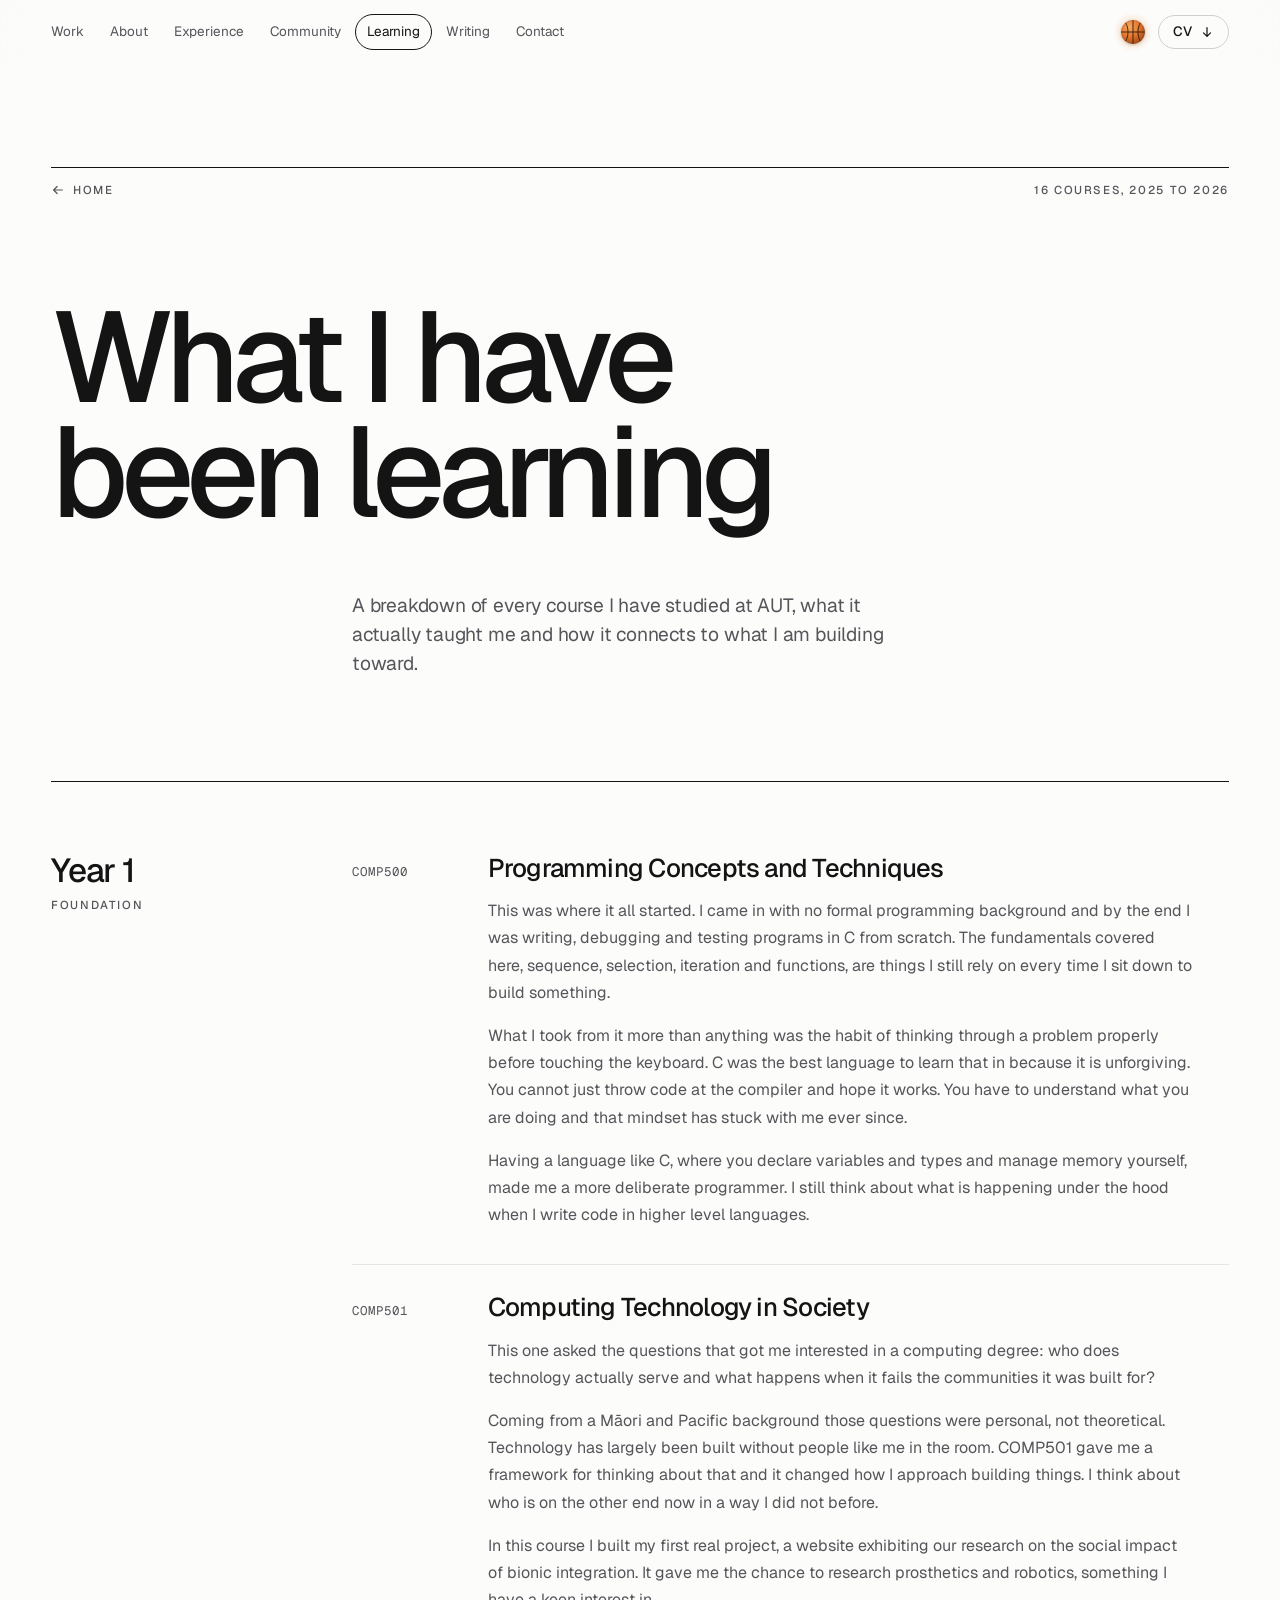
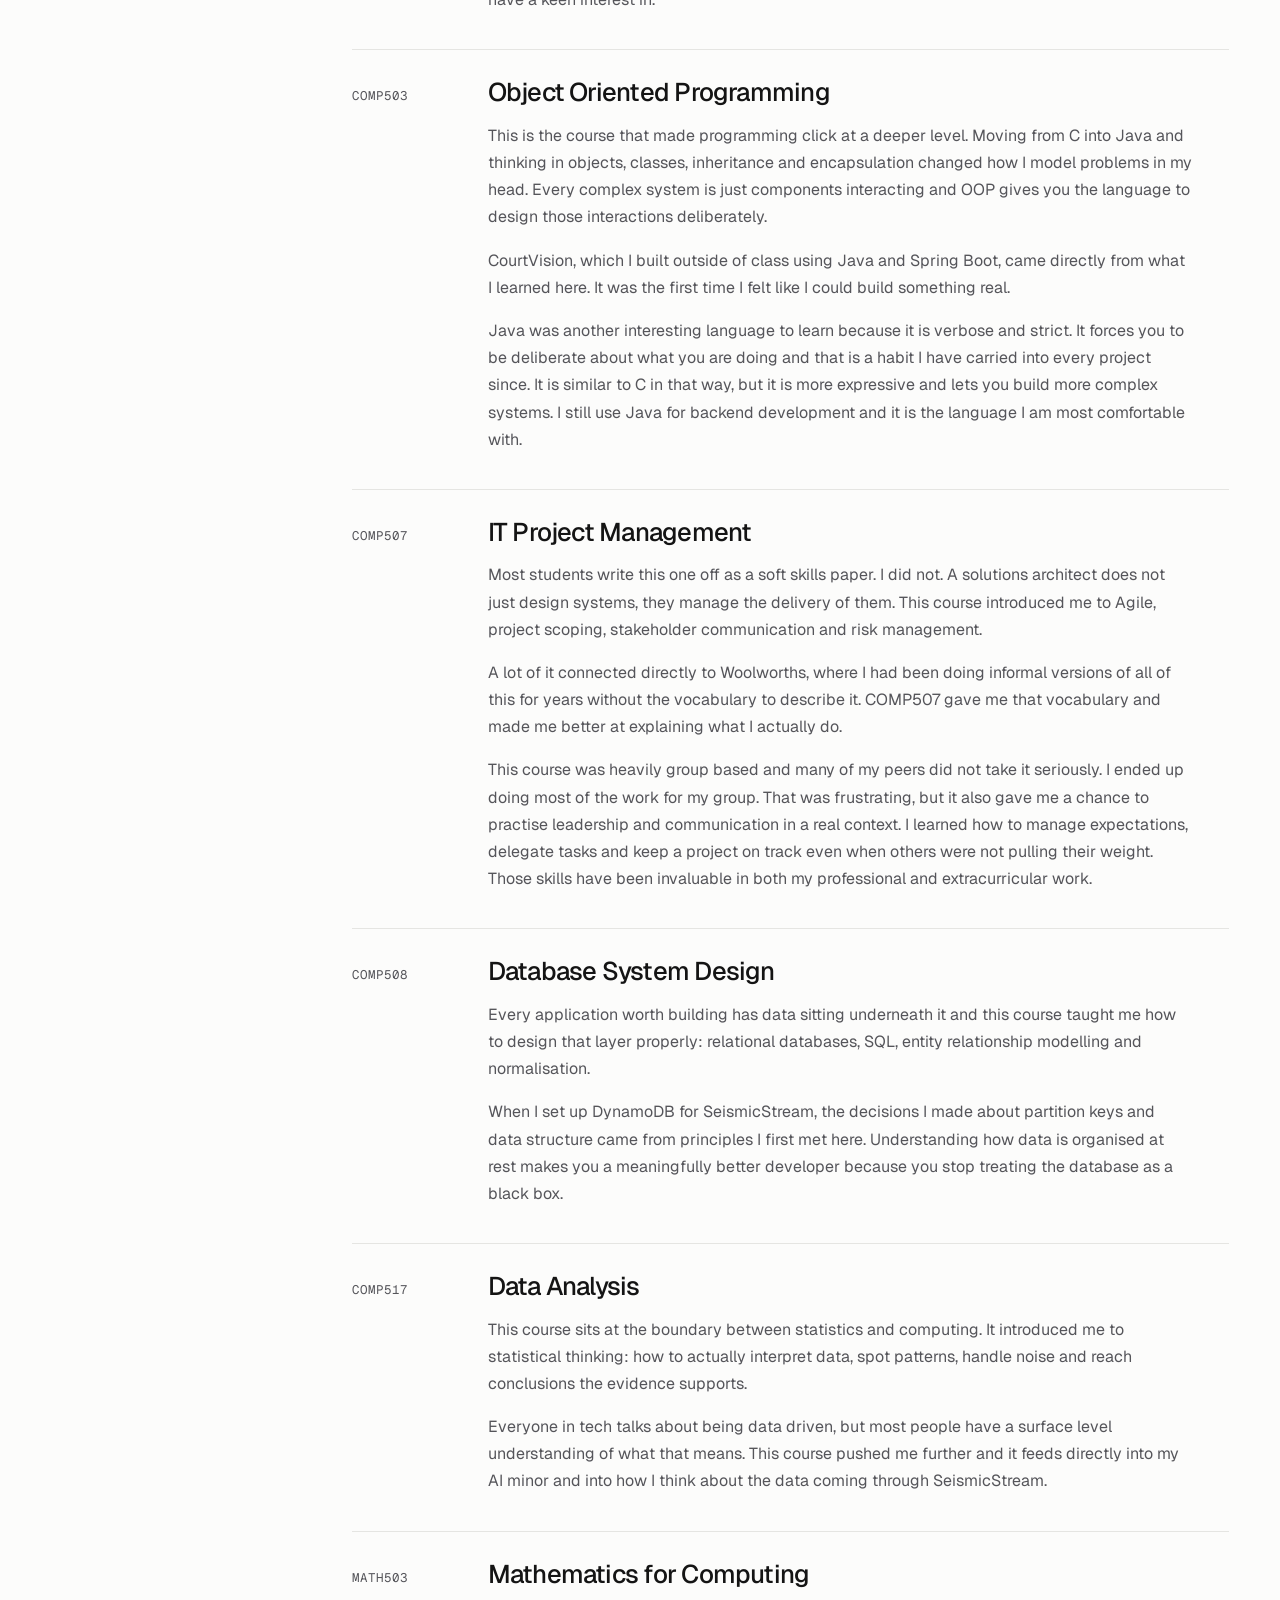
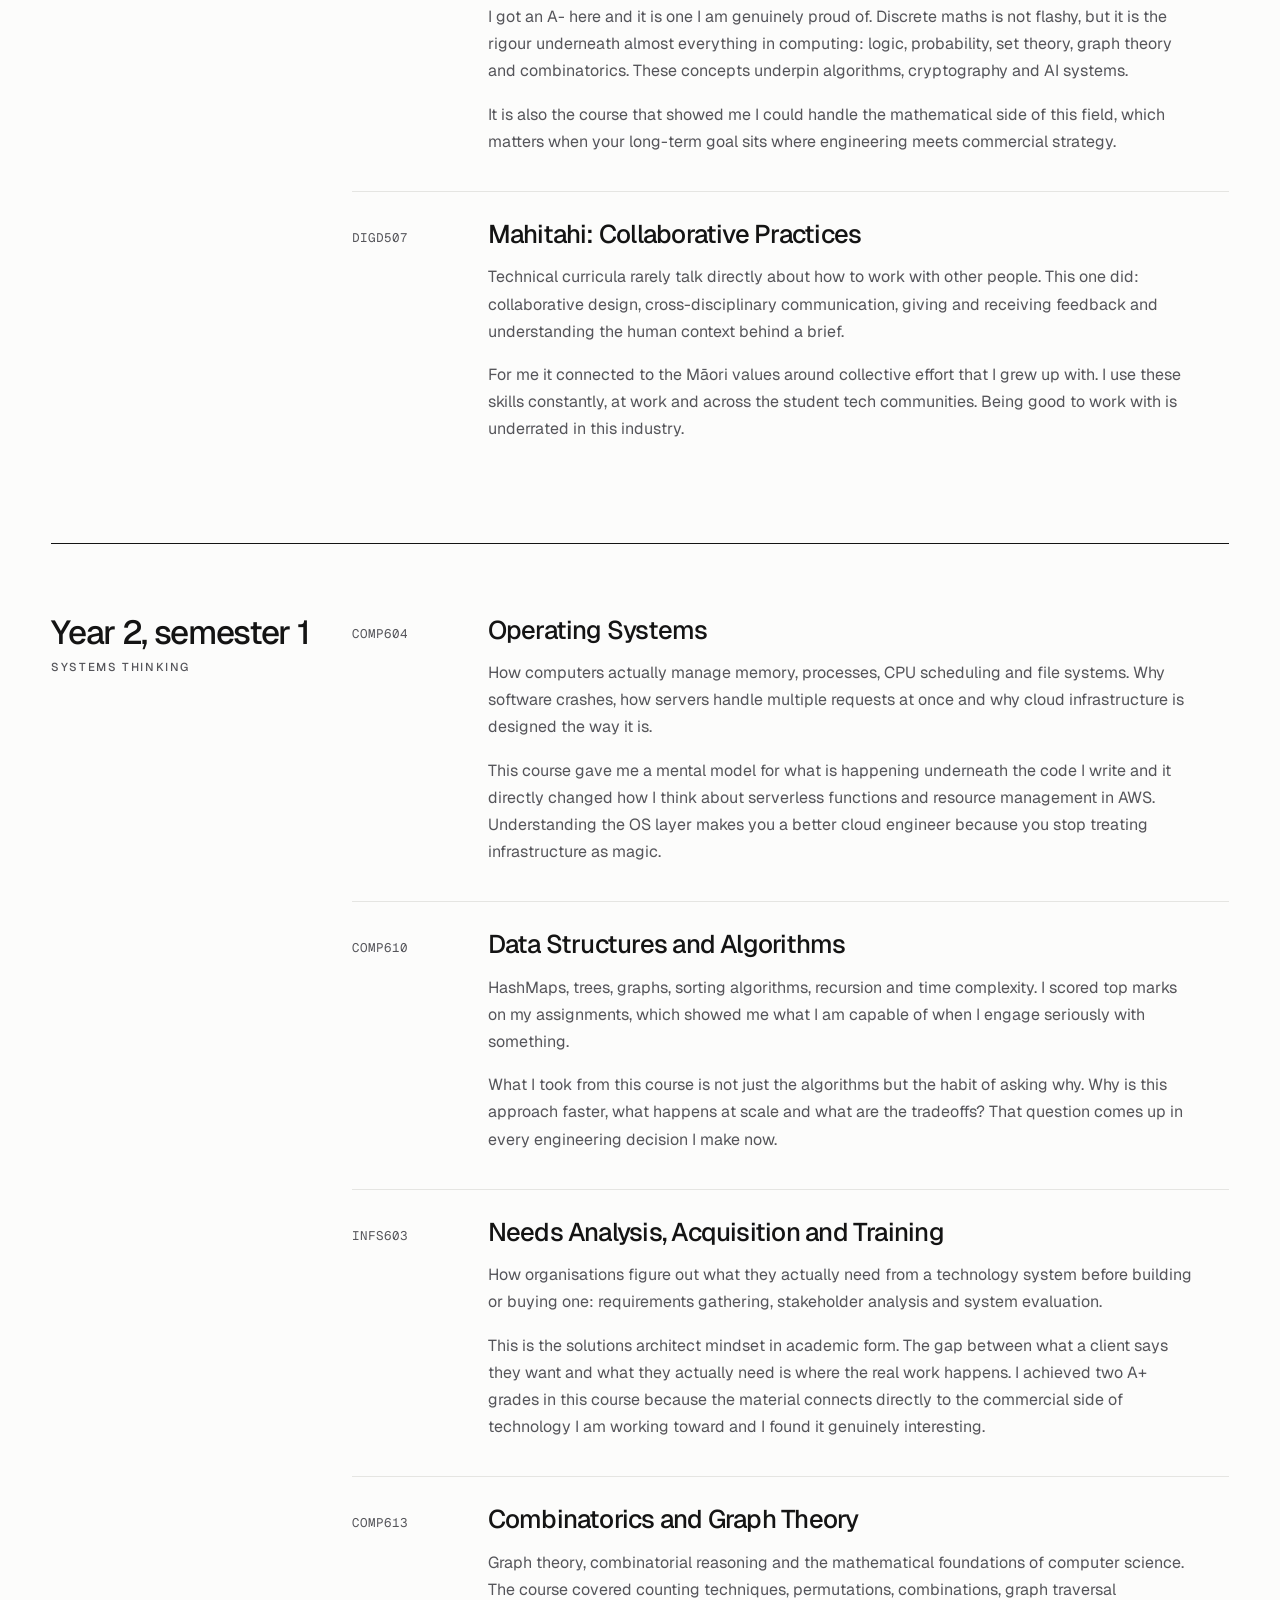
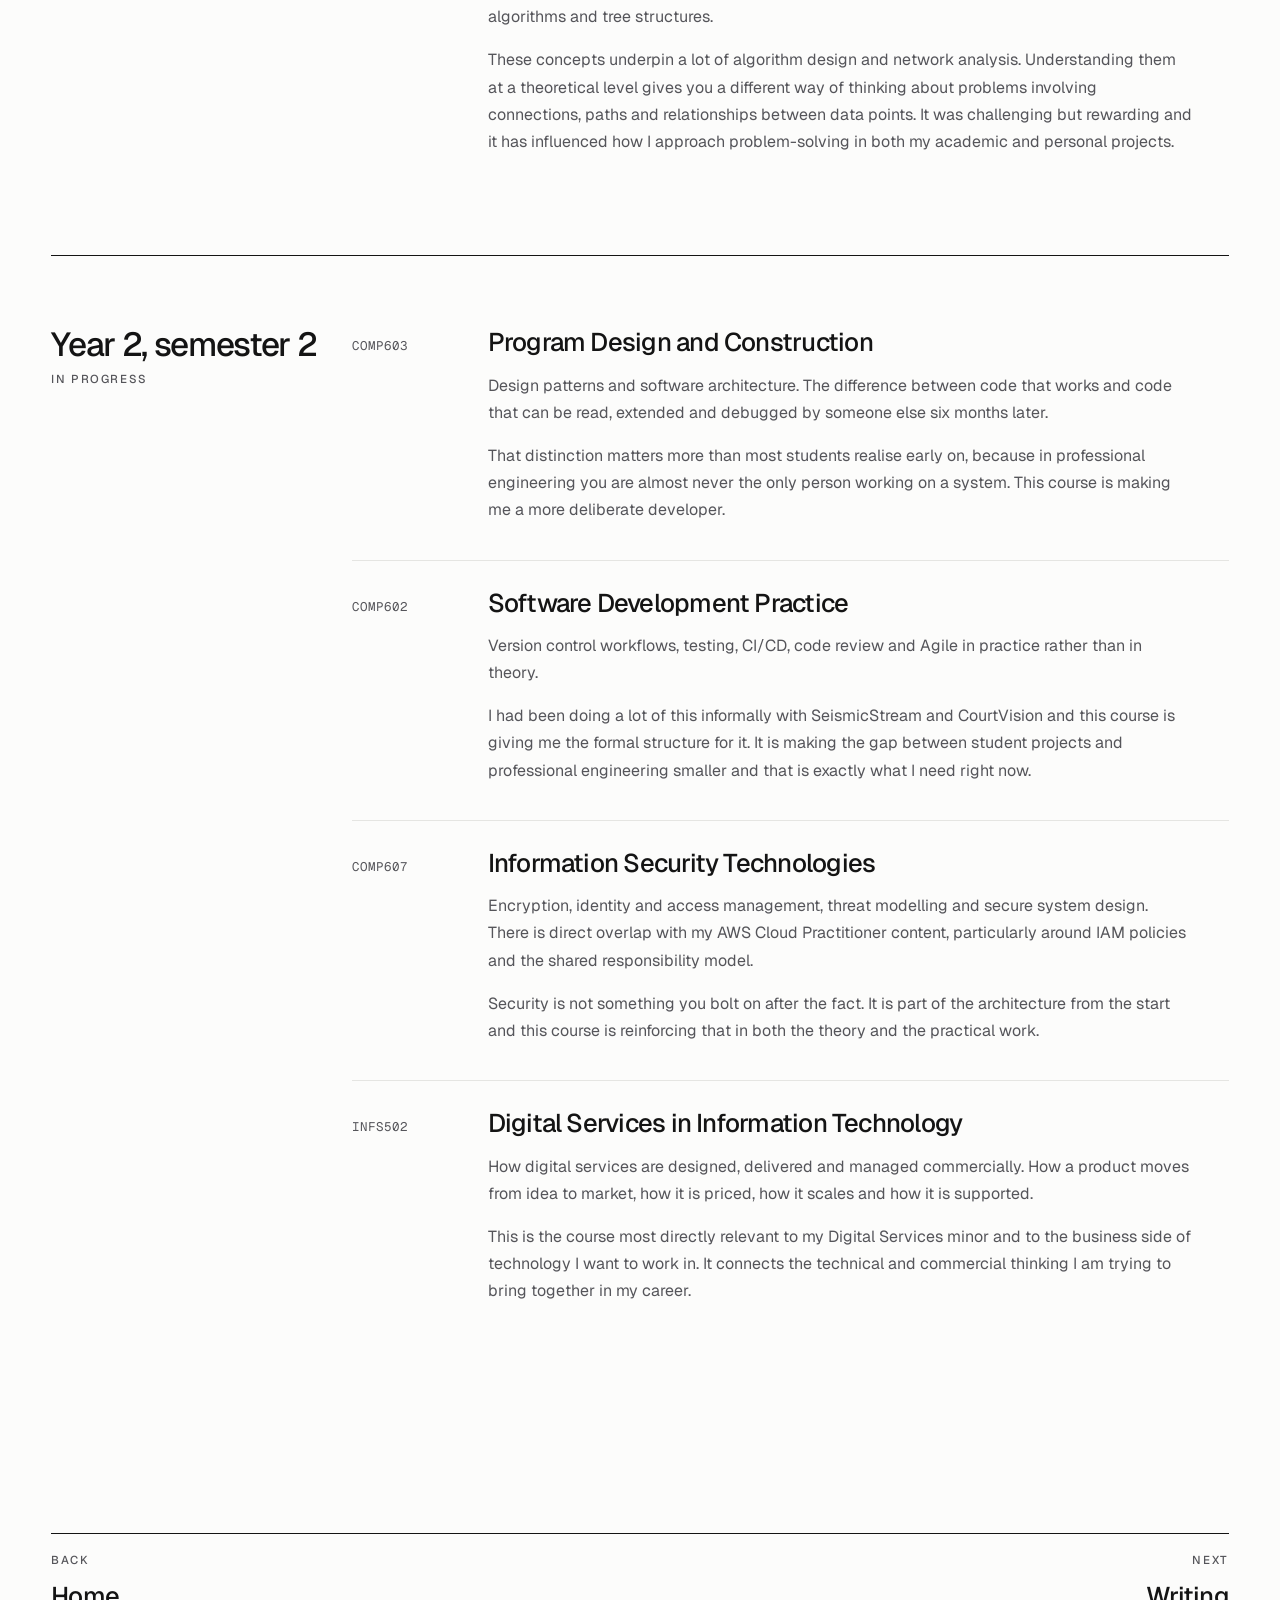
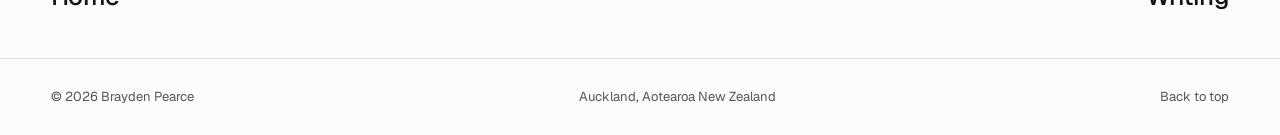
<file: learning.html>
<!doctype html>
<html lang="en-NZ">
  <head>
    <meta charset="utf-8" />
    <meta name="viewport" content="width=device-width, initial-scale=1, viewport-fit=cover" />
    <title>Learning | Brayden Pearce</title>
    <meta name="claude:viewport-fit-sides" content="cover" />
    <meta name="description" content="Every course Brayden Pearce has studied at AUT, what each one taught him and how it connects to the work he is building toward." />
    <meta name="theme-color" content="#fcfcfb" />
    <link rel="canonical" href="https://braydenp114.github.io/learning.html" />
    <meta property="og:type" content="article" />
    <meta property="og:title" content="What I have been learning, Brayden Pearce" />
    <meta property="og:description" content="Sixteen courses across two years at AUT and what each one taught me." />
    <meta name="twitter:card" content="summary" />
    <link rel="icon" href="favicon.svg" type="image/svg+xml" />
    <link rel="preconnect" href="https://fonts.googleapis.com" />
    <link rel="preconnect" href="https://fonts.gstatic.com" crossorigin />
    <link rel="stylesheet" href="https://fonts.googleapis.com/css2?family=Geist:wght@300..700&family=Geist+Mono:wght@400;500&display=swap" />
    <link rel="stylesheet" href="styles.css?v=9" />
    <script defer src="main.js?v=2"></script>
    <!-- Google tag (gtag.js) -->
    <script async src="https://www.googletagmanager.com/gtag/js?id=G-XRCPGDW0BR"></script>
    <script>
      window.dataLayer = window.dataLayer || [];
      function gtag() {
        dataLayer.push(arguments);
      }
      gtag("js", new Date());
      gtag("config", "G-XRCPGDW0BR");
    </script>
  </head>
  <body id="top">
    <a class="skip-link" href="#main">Skip to content</a>

    <header class="site-header">
      <div class="wrap header-inner">
        <nav class="nav" id="site-nav" aria-label="Primary">
          <ul>
            <li><a href="index.html#work">Work</a></li>
            <li><a href="index.html#about">About</a></li>
            <li><a href="index.html#experience">Experience</a></li>
            <li><a href="index.html#community">Community</a></li>
            <li><a href="learning.html" aria-current="page">Learning</a></li>
            <li><a href="index.html#writing">Writing</a></li>
            <li><a href="index.html#contact">Contact</a></li>
          </ul>
          <span class="nav-ring" aria-hidden="true"></span>
        </nav>
        <div class="header-actions">
          <a class="ball-link" href="index.html#free-throws" aria-label="Play free throws" title="Play free throws"><svg viewBox="0 0 64 64" aria-hidden="true"><defs><radialGradient id="ball-shade" cx="36%" cy="30%" r="72%"><stop offset="0" stop-color="#f7ab62" /><stop offset=".55" stop-color="#e2772d" /><stop offset="1" stop-color="#a94b16" /></radialGradient><clipPath id="ball-clip"><circle cx="32" cy="32" r="29" /></clipPath></defs><circle class="ball-body" cx="32" cy="32" r="29" /><g class="ball-seams" clip-path="url(#ball-clip)"><path d="M3 32h58M32 3v58M13.5 9.5c8.5 10.5 8.5 34.5 0 45M50.5 9.5c-8.5 10.5-8.5 34.5 0 45" /></g><circle class="ball-edge" cx="32" cy="32" r="29" /></svg></a>
          <a class="btn" href="brayden_cv.pdf" download>CV <svg class="i i-down" viewBox="0 0 16 16" aria-hidden="true"><path d="M8 3v10M4 9l4 4 4-4" /></svg></a>
          <button class="btn menu-toggle" type="button" aria-expanded="false" aria-controls="site-nav"><span>Menu</span></button>
        </div>
      </div>
    </header>

    <main id="main">
      <header class="wrap grid page-head">
        <div class="crumbs">
          <a class="label" href="index.html#learning"><svg class="i i-left" viewBox="0 0 16 16" aria-hidden="true"><path d="M13 8H3M7 4 3 8l4 4" /></svg>Home</a>
          <span class="label">16 courses, 2025 to 2026</span>
        </div>
        <h1 class="page-title">What I have been learning</h1>
        <p class="page-lede">
          A breakdown of every course I have studied at AUT, what it actually taught me and how it connects to what I am building toward.
        </p>
      </header>

      <div class="wrap">
        <!-- Year 1 -->
        <section class="grid period" aria-labelledby="y1">
          <div class="period-label">
            <h2 id="y1">Year 1</h2>
            <p class="label">Foundation</p>
          </div>
          <div class="courses">
            <article class="course">
              <p class="mono">COMP500</p>
              <div>
                <h3>Programming Concepts and Techniques</h3>
                <div class="course-text">
                  <p>
                    This was where it all started. I came in with no formal programming background and by the end I was writing, debugging and
                    testing programs in C from scratch. The fundamentals covered here, sequence, selection, iteration and functions, are things I
                    still rely on every time I sit down to build something.
                  </p>
                  <p>
                    What I took from it more than anything was the habit of thinking through a problem properly before touching the keyboard. C
                    was the best language to learn that in because it is unforgiving. You cannot just throw code at the compiler and hope it
                    works. You have to understand what you are doing and that mindset has stuck with me ever since.
                  </p>
                  <p>
                    Having a language like C, where you declare variables and types and manage memory yourself, made me a more deliberate
                    programmer. I still think about what is happening under the hood when I write code in higher level languages.
                  </p>
                </div>
              </div>
            </article>

            <article class="course">
              <p class="mono">COMP501</p>
              <div>
                <h3>Computing Technology in Society</h3>
                <div class="course-text">
                  <p>
                    This one asked the questions that got me interested in a computing degree: who does technology actually serve and what
                    happens when it fails the communities it was built for?
                  </p>
                  <p>
                    Coming from a Māori and Pacific background those questions were personal, not theoretical. Technology has largely been built
                    without people like me in the room. COMP501 gave me a framework for thinking about that and it changed how I approach
                    building things. I think about who is on the other end now in a way I did not before.
                  </p>
                  <p>
                    In this course I built my first real project, a website exhibiting our research on the social impact of bionic integration.
                    It gave me the chance to research prosthetics and robotics, something I have a keen interest in.
                  </p>
                </div>
              </div>
            </article>

            <article class="course">
              <p class="mono">COMP503</p>
              <div>
                <h3>Object Oriented Programming</h3>
                <div class="course-text">
                  <p>
                    This is the course that made programming click at a deeper level. Moving from C into Java and thinking in objects, classes,
                    inheritance and encapsulation changed how I model problems in my head. Every complex system is just components interacting
                    and OOP gives you the language to design those interactions deliberately.
                  </p>
                  <p>
                    CourtVision, which I built outside of class using Java and Spring Boot, came directly from what I learned here. It was the
                    first time I felt like I could build something real.
                  </p>
                  <p>
                    Java was another interesting language to learn because it is verbose and strict. It forces you to be deliberate about what
                    you are doing and that is a habit I have carried into every project since. It is similar to C in that way, but it is more
                    expressive and lets you build more complex systems. I still use Java for backend development and it is the language I am most
                    comfortable with.
                  </p>
                </div>
              </div>
            </article>

            <article class="course">
              <p class="mono">COMP507</p>
              <div>
                <h3>IT Project Management</h3>
                <div class="course-text">
                  <p>
                    Most students write this one off as a soft skills paper. I did not. A solutions architect does not just design systems,
                    they manage the delivery of them. This course introduced me to Agile, project scoping, stakeholder communication and risk
                    management.
                  </p>
                  <p>
                    A lot of it connected directly to Woolworths, where I had been doing informal versions of all of this for years without the
                    vocabulary to describe it. COMP507 gave me that vocabulary and made me better at explaining what I actually do.
                  </p>
                  <p>
                    This course was heavily group based and many of my peers did not take it seriously. I ended up doing most of the work for my
                    group. That was frustrating, but it also gave me a chance to practise leadership and communication in a real context. I
                    learned how to manage expectations, delegate tasks and keep a project on track even when others were not pulling their
                    weight. Those skills have been invaluable in both my professional and extracurricular work.
                  </p>
                </div>
              </div>
            </article>

            <article class="course">
              <p class="mono">COMP508</p>
              <div>
                <h3>Database System Design</h3>
                <div class="course-text">
                  <p>
                    Every application worth building has data sitting underneath it and this course taught me how to design that layer
                    properly: relational databases, SQL, entity relationship modelling and normalisation.
                  </p>
                  <p>
                    When I set up DynamoDB for SeismicStream, the decisions I made about partition keys and data structure came from principles
                    I first met here. Understanding how data is organised at rest makes you a meaningfully better developer because you stop
                    treating the database as a black box.
                  </p>
                </div>
              </div>
            </article>

            <article class="course">
              <p class="mono">COMP517</p>
              <div>
                <h3>Data Analysis</h3>
                <div class="course-text">
                  <p>
                    This course sits at the boundary between statistics and computing. It introduced me to statistical thinking: how to
                    actually interpret data, spot patterns, handle noise and reach conclusions the evidence supports.
                  </p>
                  <p>
                    Everyone in tech talks about being data driven, but most people have a surface level understanding of what that means. This
                    course pushed me further and it feeds directly into my AI minor and into how I think about the data coming through
                    SeismicStream.
                  </p>
                </div>
              </div>
            </article>

            <article class="course">
              <p class="mono">MATH503</p>
              <div>
                <h3>Mathematics for Computing</h3>
                <div class="course-text">
                  <p>
                    I got an A- here and it is one I am genuinely proud of. Discrete maths is not flashy, but it is the rigour underneath almost
                    everything in computing: logic, probability, set theory, graph theory and combinatorics. These concepts underpin algorithms,
                    cryptography and AI systems.
                  </p>
                  <p>
                    It is also the course that showed me I could handle the mathematical side of this field, which matters when your long-term
                    goal sits where engineering meets commercial strategy.
                  </p>
                </div>
              </div>
            </article>

            <article class="course">
              <p class="mono">DIGD507</p>
              <div>
                <h3>Mahitahi: Collaborative Practices</h3>
                <div class="course-text">
                  <p>
                    Technical curricula rarely talk directly about how to work with other people. This one did: collaborative design,
                    cross-disciplinary communication, giving and receiving feedback and understanding the human context behind a brief.
                  </p>
                  <p>
                    For me it connected to the Māori values around collective effort that I grew up with. I use these skills constantly, at work
                    and across the student tech communities. Being good to work with is underrated in this industry.
                  </p>
                </div>
              </div>
            </article>
          </div>
        </section>

        <!-- Year 2, semester 1 -->
        <section class="grid period" aria-labelledby="y2s1">
          <div class="period-label">
            <h2 id="y2s1">Year 2, semester 1</h2>
            <p class="label">Systems thinking</p>
          </div>
          <div class="courses">
            <article class="course">
              <p class="mono">COMP604</p>
              <div>
                <h3>Operating Systems</h3>
                <div class="course-text">
                  <p>
                    How computers actually manage memory, processes, CPU scheduling and file systems. Why software crashes, how servers handle
                    multiple requests at once and why cloud infrastructure is designed the way it is.
                  </p>
                  <p>
                    This course gave me a mental model for what is happening underneath the code I write and it directly changed how I think
                    about serverless functions and resource management in AWS. Understanding the OS layer makes you a better cloud engineer
                    because you stop treating infrastructure as magic.
                  </p>
                </div>
              </div>
            </article>

            <article class="course">
              <p class="mono">COMP610</p>
              <div>
                <h3>Data Structures and Algorithms</h3>
                <div class="course-text">
                  <p>
                    HashMaps, trees, graphs, sorting algorithms, recursion and time complexity. I scored top marks on my assignments, which
                    showed me what I am capable of when I engage seriously with something.
                  </p>
                  <p>
                    What I took from this course is not just the algorithms but the habit of asking why. Why is this approach faster, what
                    happens at scale and what are the tradeoffs? That question comes up in every engineering decision I make now.
                  </p>
                </div>
              </div>
            </article>

            <article class="course">
              <p class="mono">INFS603</p>
              <div>
                <h3>Needs Analysis, Acquisition and Training</h3>
                <div class="course-text">
                  <p>
                    How organisations figure out what they actually need from a technology system before building or buying one: requirements
                    gathering, stakeholder analysis and system evaluation.
                  </p>
                  <p>
                    This is the solutions architect mindset in academic form. The gap between what a client says they want and what they
                    actually need is where the real work happens. I achieved two A+ grades in this course because the material connects
                    directly to the commercial side of technology I am working toward and I found it genuinely interesting.
                  </p>
                </div>
              </div>
            </article>

            <article class="course">
              <p class="mono">COMP613</p>
              <div>
                <h3>Combinatorics and Graph Theory</h3>
                <div class="course-text">
                  <p>
                    Graph theory, combinatorial reasoning and the mathematical foundations of computer science. The course covered counting
                    techniques, permutations, combinations, graph traversal algorithms and tree structures.
                  </p>
                  <p>
                    These concepts underpin a lot of algorithm design and network analysis. Understanding them at a theoretical level gives you
                    a different way of thinking about problems involving connections, paths and relationships between data points. It was
                    challenging but rewarding and it has influenced how I approach problem-solving in both my academic and personal projects.
                  </p>
                </div>
              </div>
            </article>
          </div>
        </section>

        <!-- Year 2, semester 2 -->
        <section class="grid period" aria-labelledby="y2s2">
          <div class="period-label">
            <h2 id="y2s2">Year 2, semester 2</h2>
            <p class="label">In progress</p>
          </div>
          <div class="courses">
            <article class="course">
              <p class="mono">COMP603</p>
              <div>
                <h3>Program Design and Construction</h3>
                <div class="course-text">
                  <p>
                    Design patterns and software architecture. The difference between code that works and code that can be read, extended and
                    debugged by someone else six months later.
                  </p>
                  <p>
                    That distinction matters more than most students realise early on, because in professional engineering you are almost never
                    the only person working on a system. This course is making me a more deliberate developer.
                  </p>
                </div>
              </div>
            </article>

            <article class="course">
              <p class="mono">COMP602</p>
              <div>
                <h3>Software Development Practice</h3>
                <div class="course-text">
                  <p>Version control workflows, testing, CI/CD, code review and Agile in practice rather than in theory.</p>
                  <p>
                    I had been doing a lot of this informally with SeismicStream and CourtVision and this course is giving me the formal
                    structure for it. It is making the gap between student projects and professional engineering smaller and that is exactly
                    what I need right now.
                  </p>
                </div>
              </div>
            </article>

            <article class="course">
              <p class="mono">COMP607</p>
              <div>
                <h3>Information Security Technologies</h3>
                <div class="course-text">
                  <p>
                    Encryption, identity and access management, threat modelling and secure system design. There is direct overlap with my AWS
                    Cloud Practitioner content, particularly around IAM policies and the shared responsibility model.
                  </p>
                  <p>
                    Security is not something you bolt on after the fact. It is part of the architecture from the start and this course is
                    reinforcing that in both the theory and the practical work.
                  </p>
                </div>
              </div>
            </article>

            <article class="course">
              <p class="mono">INFS502</p>
              <div>
                <h3>Digital Services in Information Technology</h3>
                <div class="course-text">
                  <p>
                    How digital services are designed, delivered and managed commercially. How a product moves from idea to market, how it is
                    priced, how it scales and how it is supported.
                  </p>
                  <p>
                    This is the course most directly relevant to my Digital Services minor and to the business side of technology I want to
                    work in. It connects the technical and commercial thinking I am trying to bring together in my career.
                  </p>
                </div>
              </div>
            </article>
          </div>
        </section>

        <ul class="grid article-nav">
          <li>
            <a href="index.html#learning"><span class="label">Back</span><span class="t">Home</span></a>
          </li>
          <li>
            <a href="index.html#writing"><span class="label">Next</span><span class="t">Writing</span></a>
          </li>
        </ul>
      </div>
    </main>

    <footer class="site-footer">
      <div class="wrap footer-inner">
        <span>© 2026 Brayden Pearce</span>
        <span>Auckland, Aotearoa New Zealand</span>
        <a href="#top">Back to top</a>
      </div>
    </footer>
  </body>
</html>
</file>
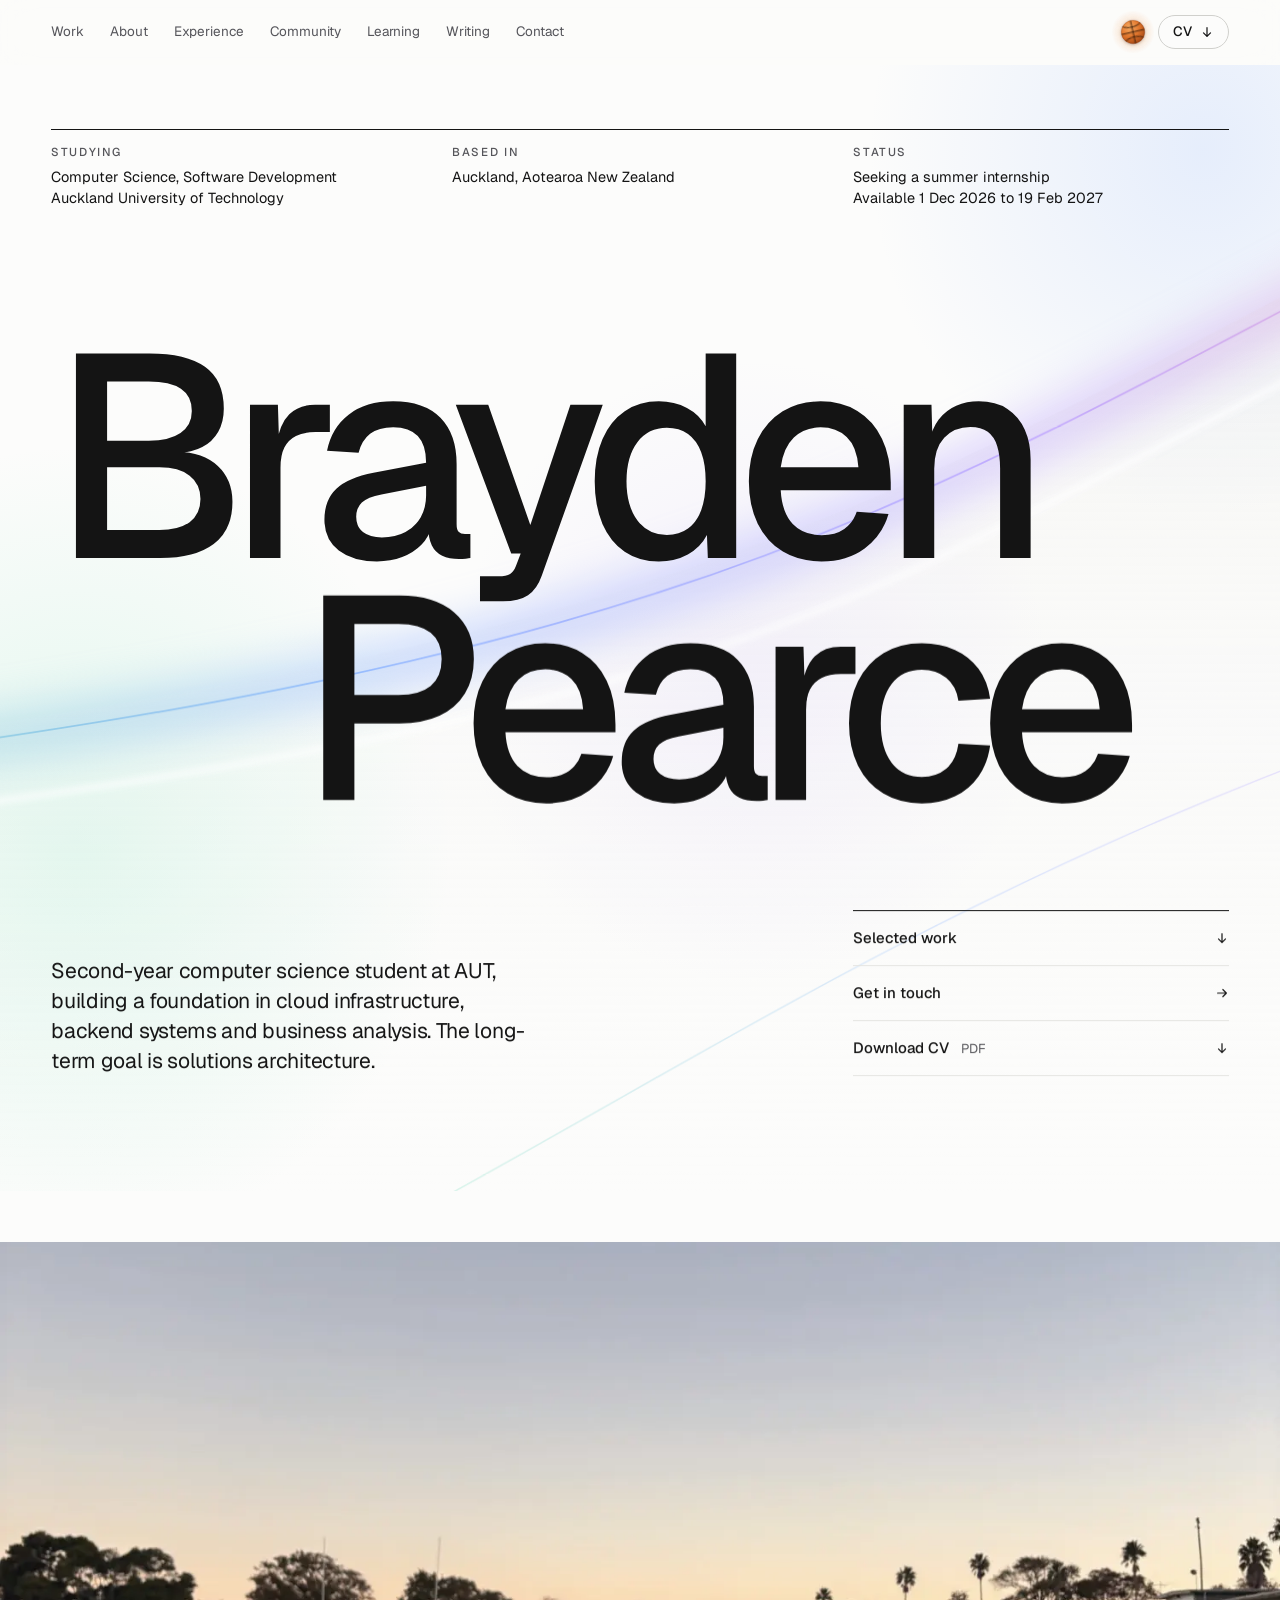
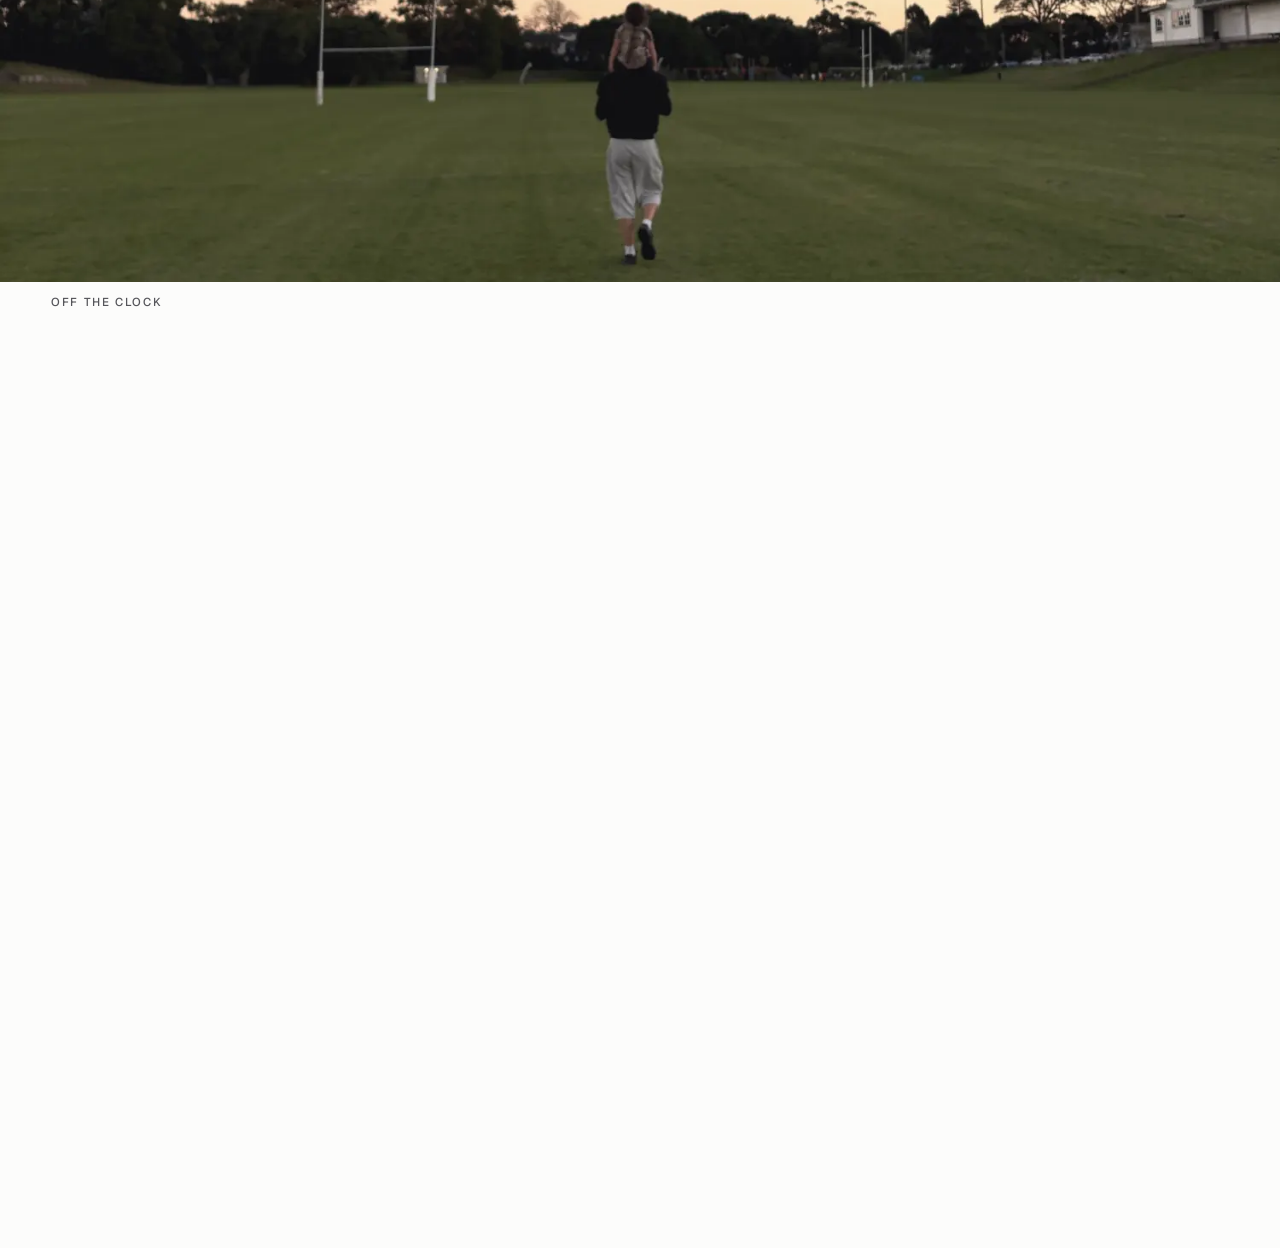
<file: projects.html>
<!doctype html>
<html lang="en-NZ">
  <head>
    <meta charset="utf-8" />
    <title>Work | Brayden Pearce</title>
    <!-- This page moved into the home page; old links redirect to its section -->
    <meta http-equiv="refresh" content="0; url=index.html#work" />
    <link rel="canonical" href="https://braydenp114.github.io/index.html#work" />
    <meta name="robots" content="noindex" />
    <link rel="icon" href="favicon.svg" type="image/svg+xml" />
  </head>
  <body>
    <p>This page has moved. <a href="index.html#work">Go to Work on the home page</a>.</p>
  </body>
</html>
</file>
<file: styles.css>
/* Layout: gallery-white editorial page on a 12-column grid. Oversized grotesk
   headlines, small spec-sheet metadata and one iridescent light field in the hero. */
:root {
  --paper: #fcfcfb;
  --surface: #f4f4f2;
  --surface-2: #ececea;
  --ink: #141414;
  --ink-2: #55555a;
  --ink-3: #8b8b8f;
  --line: #e5e5e2;
  --line-2: #d0d0cc;
  --live: #23a867;
  --error: #b42318;
  --ball: #e0742a;

  --iris-g: #7fe3bc;
  --iris-b: #8db4ff;
  --iris-v: #bba2ff;
  --iris-r: #ffa3b5;
  --iris: linear-gradient(100deg, var(--iris-g), var(--iris-b) 38%, var(--iris-v) 66%, var(--iris-r));

  --sans: "Geist", "Helvetica Neue", Helvetica, Arial, sans-serif;
  --mono: "Geist Mono", ui-monospace, "SF Mono", Menlo, Consolas, monospace;

  --gutter: clamp(16px, 4vw, 56px);
  --gap: clamp(16px, 2vw, 28px);
  --max: 1440px;
  --header-h: 64px;
  --ease: cubic-bezier(0.2, 0.7, 0.1, 1);

  color-scheme: light;
}

*,
*::before,
*::after {
  box-sizing: border-box;
}

html {
  -webkit-text-size-adjust: 100%;
  scroll-behavior: smooth;
  scroll-padding-top: calc(var(--header-h) + 24px);
}

body {
  margin: 0;
  background: var(--paper);
  color: var(--ink);
  font-family: var(--sans);
  font-size: 17px;
  line-height: 1.6;
  -webkit-font-smoothing: antialiased;
  -moz-osx-font-smoothing: grayscale;
  text-rendering: optimizeLegibility;
  overflow-x: clip;
}

/* Paints the phone's top safe area so content never scrolls under host chrome */
body::before {
  content: "";
  position: fixed;
  inset: 0 0 auto;
  height: env(safe-area-inset-top, 0px);
  z-index: 60;
  background: var(--paper);
}

img,
svg {
  max-width: 100%;
}

a {
  color: inherit;
  text-decoration: none;
}

p {
  margin: 0;
}

h1,
h2,
h3 {
  margin: 0;
  font-weight: 500;
  text-wrap: balance;
}

::selection {
  background: #dfe8ff;
  color: var(--ink);
}

:focus-visible {
  outline: 2px solid var(--ink);
  outline-offset: 3px;
  border-radius: 4px;
}

.wrap {
  width: 100%;
  max-width: var(--max);
  margin-inline: auto;
  padding-left: max(var(--gutter), env(safe-area-inset-left, 0px));
  padding-right: max(var(--gutter), env(safe-area-inset-right, 0px));
}

.grid {
  display: grid;
  grid-template-columns: repeat(12, minmax(0, 1fr));
  column-gap: var(--gap);
}

.skip-link {
  position: absolute;
  left: 16px;
  top: -100px;
  z-index: 100;
  padding: 10px 16px;
  background: var(--ink);
  color: var(--paper);
  border-radius: 8px;
  font-size: 14px;
}

.skip-link:focus {
  top: calc(env(safe-area-inset-top, 0px) + 12px);
}

.label {
  font-size: 11.5px;
  font-weight: 500;
  letter-spacing: 0.14em;
  text-transform: uppercase;
  color: var(--ink-2);
  line-height: 1.4;
}

.mono {
  font-family: var(--mono);
  font-size: 12.5px;
  letter-spacing: 0;
}

/* Icons share one stroke weight and size */
.i {
  width: 14px;
  height: 14px;
  flex: none;
  fill: none;
  stroke: currentColor;
  stroke-width: 1.4;
  stroke-linecap: round;
  stroke-linejoin: round;
  transition: transform 0.4s var(--ease);
}

/* ---------- Buttons ---------- */

.btn {
  position: relative;
  display: inline-flex;
  align-items: center;
  gap: 8px;
  height: 34px;
  padding: 0 14px;
  border: 1px solid var(--line-2);
  border-radius: 999px;
  background: var(--paper);
  color: var(--ink);
  font: inherit;
  font-size: 13.5px;
  font-weight: 500;
  line-height: 1;
  cursor: pointer;
  transition: border-color 0.3s, background-color 0.3s;
}

/* Iridescent hairline that fades in over the grey border */
.btn::after {
  content: "";
  position: absolute;
  inset: -1px;
  border-radius: inherit;
  padding: 1px;
  background: var(--iris);
  -webkit-mask: linear-gradient(#000 0 0) content-box, linear-gradient(#000 0 0);
  -webkit-mask-composite: xor;
  mask-composite: exclude;
  opacity: 0;
  transition: opacity 0.4s;
  pointer-events: none;
}

.btn:hover::after,
.btn:focus-visible::after {
  opacity: 1;
}

.btn:hover .i-down {
  transform: translateY(2px);
}

/* ---------- Links ---------- */

.link-arrow {
  display: inline-flex;
  align-items: center;
  gap: 8px;
  padding-bottom: 4px;
  font-size: 15px;
  font-weight: 500;
  background-image: var(--iris), linear-gradient(var(--line-2), var(--line-2));
  background-size: 0% 1px, 100% 1px;
  background-position: left bottom, left bottom;
  background-repeat: no-repeat;
  transition: background-size 0.5s var(--ease);
}

.link-arrow:hover,
.link-arrow:focus-visible {
  background-size: 100% 1px, 100% 1px;
}

.link-arrow:hover .i-right {
  transform: translateX(3px);
}

.link-arrow:hover .i-out {
  transform: translate(2px, -2px);
}

/* ---------- Header ---------- */

.site-header {
  position: sticky;
  top: env(safe-area-inset-top, 0px);
  z-index: 50;
  background: color-mix(in srgb, var(--paper) 80%, transparent);
  -webkit-backdrop-filter: saturate(1.6) blur(16px);
  backdrop-filter: saturate(1.6) blur(16px);
  border-bottom: 1px solid transparent;
  transition: border-color 0.3s;
}

.site-header.is-scrolled {
  border-bottom-color: var(--line);
}

.header-inner {
  display: flex;
  align-items: center;
  gap: 24px;
  height: var(--header-h);
}

/* Nav sits on the left edge of the grid, CV and menu on the right */
.nav {
  position: relative;
  margin-left: -12px;
}

.nav ul {
  display: flex;
  gap: 2px;
  margin: 0;
  padding: 0;
  list-style: none;
}

.nav a {
  position: relative;
  z-index: 1;
  display: block;
  padding: 7px 12px;
  border-radius: 999px;
  font-size: 13.5px;
  color: var(--ink-2);
  transition: color 0.25s;
}

.nav a:hover,
.nav a[aria-current] {
  color: var(--ink);
}

/* The active-section ring, a nod to the circled number on a Margiela label */
.nav-ring {
  position: absolute;
  top: 0;
  left: 0;
  border: 1px solid var(--ink);
  border-radius: 999px;
  opacity: 0;
  pointer-events: none;
  transition: transform 0.55s var(--ease), width 0.55s var(--ease), opacity 0.3s;
}

.header-actions {
  display: flex;
  align-items: center;
  gap: 8px;
  margin-left: auto;
}

.menu-toggle {
  display: none;
}

/* A slowly spinning ball that jumps to the free throw game */
.ball-link {
  position: relative;
  display: inline-grid;
  place-items: center;
  width: 34px;
  height: 34px;
  border-radius: 50%;
  transition: transform 0.3s var(--ease);
}

/* A soft warm glow that breathes slowly behind the ball */
.ball-link::before {
  content: "";
  position: absolute;
  inset: -3px;
  border-radius: 50%;
  background: radial-gradient(circle, rgba(240, 140, 60, 0.38) 0%, rgba(240, 140, 60, 0.14) 45%, rgba(240, 140, 60, 0) 70%);
  animation: ball-glow 3.2s ease-in-out infinite;
  pointer-events: none;
}

.ball-link:hover {
  transform: scale(1.12);
}

.ball-link:hover::before {
  opacity: 1;
  animation-play-state: paused;
}

@keyframes ball-glow {
  0%,
  100% {
    opacity: 0.45;
    transform: scale(0.9);
  }
  50% {
    opacity: 1;
    transform: scale(1.12);
  }
}

.ball-link svg {
  position: relative;
  width: 26px;
  height: 26px;
  filter: drop-shadow(0 1px 1.5px rgba(60, 25, 5, 0.25));
  shape-rendering: geometricPrecision;
}

/* The shading stays put and only the seams turn, so it reads as a spinning ball */
.ball-body {
  fill: url(#ball-shade);
}

.ball-seams {
  transform-box: view-box;
  transform-origin: 50% 50%;
  animation: ball-spin 6s linear infinite;
}

.ball-seams path {
  fill: none;
  stroke: #3a1c08;
  stroke-width: 2.3;
  stroke-linecap: round;
}

.ball-edge {
  fill: none;
  stroke: rgba(70, 30, 8, 0.35);
  stroke-width: 1.4;
}

@keyframes ball-spin {
  to {
    transform: rotate(360deg);
  }
}

@media (max-width: 960px) {
  .menu-toggle {
    display: inline-flex;
  }

  .nav {
    position: absolute;
    top: 100%;
    left: 0;
    right: 0;
    margin: 0;
    padding: 12px max(var(--gutter), env(safe-area-inset-right, 0px)) 28px max(var(--gutter), env(safe-area-inset-left, 0px));
    background: var(--paper);
    border-bottom: 1px solid var(--line);
    opacity: 0;
    visibility: hidden;
    transform: translateY(-6px);
    transition: opacity 0.3s var(--ease), transform 0.3s var(--ease), visibility 0s 0.3s;
  }

  .nav.is-open {
    opacity: 1;
    visibility: visible;
    transform: none;
    transition: opacity 0.3s var(--ease), transform 0.3s var(--ease);
  }

  .nav ul {
    flex-direction: column;
    gap: 0;
  }

  .nav li + li {
    border-top: 1px solid var(--line);
  }

  .nav a {
    padding: 14px 0;
    border-radius: 0;
    font-size: 22px;
    letter-spacing: -0.02em;
    color: var(--ink);
  }

  .nav a[aria-current]::after {
    content: "";
    display: inline-block;
    width: 7px;
    height: 7px;
    margin-left: 12px;
    border: 1px solid var(--ink);
    border-radius: 50%;
    vertical-align: 0.2em;
  }

  .nav-ring {
    display: none;
  }
}

/* ---------- Hero ---------- */

.hero {
  position: relative;
  overflow: clip;
  padding-block: clamp(28px, 5vw, 72px) clamp(64px, 9vw, 136px);
}

.hero-light {
  position: absolute;
  inset: -10% -5% 0;
  pointer-events: none;
}

/* Faint colour fields under the line work */
.hero-light::before {
  content: "";
  position: absolute;
  inset: 0;
  background:
    radial-gradient(38% 46% at 10% 72%, color-mix(in srgb, var(--iris-g) 22%, transparent), transparent 70%),
    radial-gradient(34% 42% at 90% 16%, color-mix(in srgb, var(--iris-b) 20%, transparent), transparent 70%),
    radial-gradient(30% 36% at 58% 58%, color-mix(in srgb, var(--iris-v) 14%, transparent), transparent 70%);
}

.hero-light svg {
  position: absolute;
  inset: 0;
  width: 100%;
  height: 100%;
  animation: drift 32s ease-in-out infinite alternate;
}

@keyframes drift {
  from {
    transform: translate3d(0, 0, 0) scale(1.04);
  }
  to {
    transform: translate3d(-2.5%, 2%, 0) scale(1.06) rotate(-1.2deg);
  }
}

.hero-inner {
  position: relative;
  row-gap: 0;
}

.hero-meta {
  grid-column: 1 / -1;
  display: grid;
  grid-template-columns: repeat(3, minmax(0, 1fr));
  gap: var(--gap);
  margin: 0 0 clamp(56px, 10vw, 152px);
  padding-top: 14px;
  border-top: 1px solid var(--ink);
}

.hero-meta dd {
  margin: 6px 0 0;
  font-size: 14.5px;
  line-height: 1.45;
}

.hero-name {
  grid-column: 1 / -1;
  font-size: clamp(4.25rem, 22.5vw, 20.5rem);
  font-weight: 500;
  line-height: 0.84;
  letter-spacing: -0.062em;
}

.hero-name .line {
  display: block;
  overflow: clip;
  padding-bottom: 0.26em;
  margin-bottom: -0.26em;
}

.hero-name .line:nth-child(2) {
  padding-left: 21%;
}

.hero-name .line > span {
  display: inline-block;
  animation: rise 1.15s var(--ease) both;
}

.hero-name .line:nth-child(2) > span {
  animation-delay: 0.1s;
}

@keyframes rise {
  from {
    transform: translateY(108%);
  }
  to {
    transform: none;
  }
}

.hero-foot {
  grid-column: 1 / -1;
  display: grid;
  grid-template-columns: repeat(12, minmax(0, 1fr));
  column-gap: var(--gap);
  row-gap: 40px;
  align-items: end;
  margin-top: clamp(48px, 7vw, 104px);
}

.lede {
  grid-column: 1 / span 6;
  max-width: 34ch;
  font-size: clamp(1.15rem, 1.65vw, 1.5rem);
  line-height: 1.42;
  letter-spacing: -0.014em;
  animation: fade 1s 0.45s var(--ease) both;
}

.hero-actions {
  grid-column: 9 / -1;
  margin: 0;
  padding: 0;
  list-style: none;
  border-top: 1px solid var(--ink);
  animation: fade 1s 0.55s var(--ease) both;
}

.hero-actions a {
  display: flex;
  align-items: center;
  justify-content: space-between;
  padding: 15px 0;
  border-bottom: 1px solid var(--line);
  font-size: 15px;
  font-weight: 500;
  transition: padding 0.4s var(--ease);
}

.hero-actions a:hover {
  padding-left: 6px;
}

.hero-actions a:hover .i-down {
  transform: translateY(3px);
}

.hero-actions a:hover .i-right {
  transform: translateX(3px);
}

.hero-actions a:hover .i-out {
  transform: translate(2px, -2px);
}

.hero-actions small {
  margin-left: 8px;
  font-size: 13px;
  font-weight: 400;
  color: var(--ink-2);
}

@keyframes fade {
  from {
    opacity: 0;
    transform: translateY(10px);
  }
  to {
    opacity: 1;
    transform: none;
  }
}

/* ---------- Sections ---------- */

.section {
  padding-block: clamp(88px, 12vw, 176px) 0;
}

.section-head {
  padding-top: 14px;
  margin-bottom: clamp(48px, 7vw, 104px);
  border-top: 1px solid var(--ink);
  row-gap: 20px;
}

.section-head .label {
  grid-column: 1 / span 3;
}

.section-head .count {
  color: var(--ink-3);
  margin-left: 4px;
}

.section-head h2 {
  grid-column: 4 / -1;
  max-width: 19ch;
  font-size: clamp(2rem, 4.4vw, 4.1rem);
  font-weight: 450;
  line-height: 1.02;
  letter-spacing: -0.038em;
}

/* ---------- Featured projects ---------- */

.feature {
  row-gap: 36px;
  align-items: start;
}

.feature + .feature {
  margin-top: clamp(96px, 12vw, 176px);
}

.plate {
  grid-column: 1 / span 7;
  grid-row: 1;
  position: relative;
  display: flex;
  flex-direction: column;
  margin: 0;
  overflow: hidden;
  background: var(--surface);
  border: 1px solid var(--line);
  border-radius: 14px;
  aspect-ratio: 4 / 3;
  max-width: 100%;
  min-width: 0;
}

/* A soft reflection that rises under the diagram while the project is hovered */
.plate::before {
  content: "";
  position: absolute;
  left: -10%;
  right: -10%;
  bottom: -45%;
  height: 60%;
  background: var(--iris);
  filter: blur(64px);
  opacity: 0;
  transition: opacity 0.8s var(--ease);
}

.feature:hover .plate::before {
  opacity: 0.32;
}

.plate-bar {
  position: relative;
  display: flex;
  justify-content: space-between;
  gap: 16px;
  padding: 12px 16px;
  border-bottom: 1px solid var(--line);
  background: color-mix(in srgb, var(--paper) 70%, transparent);
  font-family: var(--mono);
  font-size: 11.5px;
  color: var(--ink-2);
}

.plate-body {
  position: relative;
  flex: 1;
  min-height: 0;
  min-width: 0;
  width: 100%;
  display: grid;
  place-items: center;
  padding: clamp(12px, 3vw, 32px);
  overflow-x: auto;
}

.diagram {
  width: 100%;
  height: 100%;
}

/* Phone-width version of each diagram: the same nodes as a vertical flow */
.flow {
  display: none;
  width: 100%;
  margin: 0;
  padding: 0;
  list-style: none;
}

.flow-node {
  display: grid;
  gap: 2px;
  padding: 11px 14px;
  background: var(--paper);
  border: 1px solid var(--line-2);
  border-radius: 10px;
  font-size: 15px;
  font-weight: 500;
  line-height: 1.3;
}

.flow-node .mono {
  font-size: 11.5px;
  font-weight: 400;
  color: var(--ink-2);
}

.flow-node.is-planned {
  background: transparent;
  border-style: dashed;
}

.flow-edge {
  margin-left: 22px;
  padding: 8px 0 8px 14px;
  border-left: 1px solid var(--ink-3);
  font-family: var(--mono);
  font-size: 11px;
  color: var(--ink-3);
}

.flow-edge.is-planned {
  border-left-style: dashed;
}

@media (max-width: 640px) {
  .diagram {
    display: none;
  }

  .flow {
    display: block;
  }
}

.diagram text {
  font-family: var(--sans);
}

.d-node {
  fill: var(--paper);
  stroke: var(--line-2);
}

.d-node.is-planned {
  fill: transparent;
  stroke-dasharray: 4 4;
}

.d-name {
  font-size: 15px;
  font-weight: 500;
  fill: var(--ink);
}

.d-role {
  font-family: var(--mono) !important;
  font-size: 11.5px;
  fill: var(--ink-2);
}

.d-edge {
  fill: none;
  stroke: var(--ink-3);
  stroke-width: 1;
}

.d-edge.is-planned {
  stroke-dasharray: 4 4;
}

.d-label {
  font-family: var(--mono) !important;
  font-size: 10.5px;
  fill: var(--ink-3);
}

.d-arrow {
  fill: var(--ink-3);
}

/* Faint court markings behind CourtVision */
.feature.has-court {
  position: relative;
  isolation: isolate;
}

.court-lines {
  position: absolute;
  z-index: -1;
  top: -64px;
  left: 50%;
  width: 100vw;
  max-width: calc(var(--max) - 40px);
  height: calc(100% + 128px);
  transform: translateX(-50%);
  fill: none;
  stroke: var(--line);
  stroke-width: 1.5;
  pointer-events: none;
}

.court-lines * {
  vector-effect: non-scaling-stroke;
}

.court-lines .dashed {
  stroke-dasharray: 6 8;
}

.feature-body {
  grid-column: 9 / -1;
  grid-row: 1;
  min-width: 0;
}

.feature.is-flipped .plate {
  grid-column: 6 / -1;
}

.feature.is-flipped .feature-body {
  grid-column: 1 / span 4;
}

.feature-meta {
  display: flex;
  flex-wrap: wrap;
  gap: 8px 20px;
  margin-bottom: 22px;
}

.feature h3 {
  margin-bottom: 16px;
  font-size: clamp(2.1rem, 3.5vw, 3.2rem);
  line-height: 1;
  letter-spacing: -0.045em;
}

.feature-sum {
  margin-bottom: 32px;
  font-size: 1.125rem;
  line-height: 1.45;
  letter-spacing: -0.01em;
}

.case {
  display: grid;
  gap: 18px;
  margin: 0;
}

.case > div {
  display: grid;
  gap: 6px;
  padding-top: 14px;
  border-top: 1px solid var(--line);
}

.case dd {
  margin: 0;
  font-size: 15.5px;
  line-height: 1.62;
  color: var(--ink-2);
}

.stack {
  margin-top: 28px;
  font-family: var(--mono);
  font-size: 12.5px;
  line-height: 1.9;
  color: var(--ink-2);
}

.stack span {
  display: inline-block;
  white-space: nowrap;
}

.stack span + span::before {
  content: "/";
  margin: 0 0.6em;
  color: var(--line-2);
}

.link-row {
  display: flex;
  flex-wrap: wrap;
  gap: 12px 28px;
  margin-top: 28px;
}

.ix-notes .link-row {
  margin-top: 4px;
}

/* ---------- Project index ---------- */

.index-block {
  margin-top: clamp(112px, 14vw, 200px);
}

.index-title {
  display: flex;
  justify-content: space-between;
  align-items: baseline;
  gap: 16px;
  margin-bottom: 18px;
}

.index-title h3 {
  font-size: clamp(1.5rem, 2.2vw, 2rem);
  letter-spacing: -0.03em;
}

.index {
  margin: 0;
  padding: 0;
  list-style: none;
  border-top: 1px solid var(--ink);
}

.index > li {
  border-bottom: 1px solid var(--line);
}

.ix-row {
  display: grid;
  grid-template-columns: 96px minmax(0, 1.25fr) minmax(0, 1.6fr) 24px;
  gap: var(--gap);
  align-items: baseline;
}

.index summary {
  padding: 24px 0;
  cursor: pointer;
  list-style: none;
}

.index summary::-webkit-details-marker {
  display: none;
}

.ix-title {
  font-size: clamp(1.2rem, 1.7vw, 1.5rem);
  font-weight: 500;
  letter-spacing: -0.025em;
  line-height: 1.2;
  transition: transform 0.45s var(--ease);
}

.ix-desc {
  font-size: 15px;
  color: var(--ink-2);
  line-height: 1.5;
}

.ix-toggle {
  justify-self: end;
  align-self: center;
  color: var(--ink-2);
}

.ix-toggle .i {
  width: 16px;
  height: 16px;
}

.index summary:hover .ix-title {
  transform: translateX(6px);
}

.index summary:hover .ix-toggle {
  color: var(--ink);
}

.index details[open] .ix-toggle .i {
  transform: rotate(45deg);
}

.ix-body {
  padding-bottom: 36px;
  animation: fade 0.5s var(--ease) both;
}

.ix-body .stack {
  grid-column: 2;
  margin: 0;
}

.ix-notes {
  grid-column: 3;
  display: grid;
  gap: 14px;
  font-size: 15.5px;
  line-height: 1.62;
  color: var(--ink-2);
}

.ix-notes strong {
  display: block;
  margin-bottom: 2px;
  font-weight: 500;
  color: var(--ink);
}

.ix-notes .link-arrow {
  justify-self: start;
  color: var(--ink);
}

.ix-pending {
  font-size: 13.5px;
  color: var(--ink-3);
}

/* ---------- About ---------- */

.about-head {
  padding-top: 14px;
  border-top: 1px solid var(--ink);
}

.about-quote {
  margin: 28px 0 clamp(64px, 9vw, 128px);
  max-width: 21ch;
  font-size: clamp(2rem, 4.8vw, 4.6rem);
  font-weight: 450;
  line-height: 1.04;
  letter-spacing: -0.04em;
}

.about-grid {
  row-gap: 64px;
}

.about-text {
  grid-column: 4 / span 5;
  display: grid;
  gap: 1.15em;
  max-width: 62ch;
  font-size: 17.5px;
  line-height: 1.7;
}

.facts {
  grid-column: 10 / -1;
  margin: 0;
  align-self: start;
}

.facts > div {
  padding: 14px 0 16px;
  border-top: 1px solid var(--line);
}

.facts dd {
  margin: 6px 0 0;
  font-size: 15px;
  line-height: 1.5;
}

.facts dd small {
  display: block;
  margin-top: 2px;
  font-size: 13.5px;
  color: var(--ink-2);
}

.toolkit {
  grid-column: 4 / -1;
}

.toolkit h3 {
  margin-bottom: 18px;
  font-size: clamp(1.5rem, 2.2vw, 2rem);
  letter-spacing: -0.03em;
}

.toolkit dl {
  margin: 0;
  border-top: 1px solid var(--ink);
}

.toolkit dl > div {
  display: grid;
  grid-template-columns: minmax(0, 1fr) minmax(0, 2.6fr);
  gap: var(--gap);
  padding: 16px 0;
  border-bottom: 1px solid var(--line);
  align-items: baseline;
}

.toolkit dd {
  margin: 0;
  font-size: 16.5px;
  letter-spacing: -0.01em;
}

.toolkit dd small {
  font-size: 13.5px;
  color: var(--ink-2);
}

/* ---------- Experience ---------- */

.timeline {
  margin: 0;
  padding: 0;
  list-style: none;
}

.timeline li {
  padding-block: 28px 32px;
  border-top: 1px solid var(--line);
  row-gap: 12px;
}

.timeline li:last-child {
  border-bottom: 1px solid var(--line);
}

.t-when {
  grid-column: 1 / span 3;
  font-variant-numeric: tabular-nums;
  padding-top: 4px;
}

.t-role {
  grid-column: 4 / span 4;
}

.t-role h3 {
  font-size: clamp(1.3rem, 1.9vw, 1.65rem);
  letter-spacing: -0.03em;
  line-height: 1.15;
}

.t-role p {
  margin-top: 6px;
  font-size: 15px;
  color: var(--ink-2);
}

.t-desc {
  grid-column: 8 / -1;
  max-width: 54ch;
  font-size: 15.5px;
  line-height: 1.62;
  color: var(--ink-2);
}

/* ---------- Sport band ---------- */

.band {
  margin-top: clamp(112px, 14vw, 200px);
  padding-block: clamp(72px, 10vw, 152px);
  background: var(--surface);
  border-block: 1px solid var(--line);
}

.sports {
  display: flex;
  flex-wrap: wrap;
  column-gap: 0.22em;
  margin: 28px 0 clamp(48px, 6vw, 80px);
  padding: 0;
  list-style: none;
  font-size: clamp(2.4rem, 8.6vw, 8.5rem);
  font-weight: 500;
  line-height: 0.98;
  letter-spacing: -0.055em;
}

.sports li {
  transition: color 0.4s;
}

.sports li:not(:last-child)::after {
  content: "/";
  margin-left: 0.18em;
  font-weight: 300;
  color: var(--line-2);
}

/* Colour only appears when someone reaches for a word */
.sports span {
  background-image: var(--iris);
  background-size: 0% 100%;
  background-repeat: no-repeat;
  -webkit-background-clip: text;
  background-clip: text;
  transition: color 0.5s var(--ease);
}

.sports li:hover span {
  color: transparent;
  background-size: 100% 100%;
}

.band-text {
  row-gap: 24px;
}

.band-text p {
  grid-column: 4 / span 4;
  font-size: 16.5px;
  line-height: 1.68;
  color: var(--ink-2);
}

.band-text p + p {
  grid-column: 8 / span 4;
}

/* ---------- Community ---------- */

.community {
  margin: 0;
  padding: 0;
  list-style: none;
  row-gap: 48px;
}

.community li {
  grid-column: span 3;
  padding-top: 16px;
  border-top: 1px solid var(--ink);
}

.community h3 {
  margin: 14px 0 10px;
  font-size: clamp(1.3rem, 1.9vw, 1.65rem);
  letter-spacing: -0.03em;
  line-height: 1.15;
}

.community p {
  font-size: 15.5px;
  line-height: 1.62;
  color: var(--ink-2);
  max-width: 40ch;
}

/* ---------- Learning summary ---------- */

.terms {
  row-gap: 48px;
}

.term {
  grid-column: span 4;
}

.term h3 {
  display: flex;
  justify-content: space-between;
  align-items: baseline;
  gap: 12px;
  padding-bottom: 14px;
  margin-bottom: 4px;
  border-bottom: 1px solid var(--ink);
  font-size: 1.2rem;
  letter-spacing: -0.02em;
}

.term h3 .label {
  letter-spacing: 0.12em;
}

.term ul {
  margin: 0;
  padding: 0;
  list-style: none;
}

.term li {
  display: grid;
  grid-template-columns: 76px minmax(0, 1fr);
  gap: 12px;
  padding: 11px 0;
  border-bottom: 1px solid var(--line);
  font-size: 15px;
  line-height: 1.4;
  align-items: baseline;
}

.term li .mono {
  color: var(--ink-2);
}

.terms-foot {
  margin-top: 40px;
}

/* ---------- Writing ---------- */

.posts {
  margin: 0;
  padding: 0;
  list-style: none;
  border-top: 1px solid var(--ink);
}

.post {
  display: grid;
  grid-template-columns: repeat(12, minmax(0, 1fr));
  column-gap: var(--gap);
  row-gap: 10px;
  align-items: baseline;
  padding-block: 30px 34px;
  border-bottom: 1px solid var(--line);
}

.post .label {
  grid-column: 1 / span 3;
}

.post h3 {
  grid-column: 4 / span 4;
  font-size: clamp(1.4rem, 2.3vw, 2.1rem);
  line-height: 1.1;
  letter-spacing: -0.035em;
  transition: transform 0.45s var(--ease);
}

.post p {
  grid-column: 8 / span 4;
  font-size: 15.5px;
  line-height: 1.6;
  color: var(--ink-2);
}

.post .i {
  grid-column: 12;
  justify-self: end;
  width: 18px;
  height: 18px;
}

.post:hover h3 {
  transform: translateX(6px);
}

.post:hover .i {
  transform: translateX(4px);
}

/* ---------- Contact ---------- */

.contact {
  padding-block: clamp(120px, 15vw, 220px) clamp(64px, 8vw, 112px);
}

.contact-head {
  padding-top: 14px;
  border-top: 1px solid var(--ink);
  row-gap: 16px;
}

.contact-head .label {
  grid-column: 1 / span 3;
}

.contact-head p {
  grid-column: 4 / span 6;
  font-size: 17px;
  color: var(--ink-2);
}

.email-row {
  display: flex;
  flex-wrap: wrap;
  align-items: center;
  gap: 16px 28px;
  margin: clamp(40px, 6vw, 80px) 0 clamp(56px, 8vw, 112px);
}

.email {
  font-size: clamp(1.55rem, 6.6vw, 6.4rem);
  font-weight: 500;
  line-height: 1;
  letter-spacing: -0.05em;
  overflow-wrap: anywhere;
  padding-bottom: 0.08em;
  background-image: var(--iris);
  background-size: 0% 2px;
  background-position: left bottom;
  background-repeat: no-repeat;
  transition: background-size 0.7s var(--ease);
}

.email:hover,
.email:focus-visible {
  background-size: 100% 2px;
}

.copy-btn.is-done {
  border-color: var(--live);
}

.contact-links {
  margin: 0;
  padding: 0;
  list-style: none;
  row-gap: 0;
}

.contact-links li {
  grid-column: span 4;
}

.contact-links a {
  display: grid;
  grid-template-columns: minmax(0, 1fr) auto;
  gap: 6px 16px;
  padding: 18px 0 20px;
  border-top: 1px solid var(--ink);
}

.contact-links .c-name {
  font-size: 1.35rem;
  font-weight: 500;
  letter-spacing: -0.025em;
}

.contact-links .mono {
  grid-column: 1;
  color: var(--ink-2);
  overflow-wrap: anywhere;
}

.contact-links .i {
  grid-column: 2;
  grid-row: 1;
  align-self: center;
  width: 16px;
  height: 16px;
}

.contact-links a:hover .i-out {
  transform: translate(3px, -3px);
}

.contact-links a:hover .i-down {
  transform: translateY(3px);
}

/* ---------- Footer ---------- */

.site-footer {
  padding-block: 28px calc(28px + env(safe-area-inset-bottom, 0px));
  border-top: 1px solid var(--line);
}

.footer-inner {
  display: flex;
  flex-wrap: wrap;
  justify-content: space-between;
  gap: 12px 32px;
  font-size: 13px;
  color: var(--ink-2);
}

.footer-inner a:hover {
  color: var(--ink);
}

/* ---------- Inner pages ---------- */

.page-head {
  padding-block: clamp(48px, 8vw, 120px) clamp(56px, 8vw, 112px);
  row-gap: 24px;
}

.page-head .crumbs {
  grid-column: 1 / -1;
  display: flex;
  justify-content: space-between;
  gap: 16px;
  padding-top: 14px;
  border-top: 1px solid var(--ink);
  margin-bottom: clamp(32px, 6vw, 88px);
}

.crumbs a {
  display: inline-flex;
  align-items: center;
  gap: 8px;
}

.crumbs a:hover .i-left {
  transform: translateX(-3px);
}

.page-title {
  grid-column: 1 / -1;
  font-size: clamp(3rem, 10vw, 9.5rem);
  line-height: 0.9;
  letter-spacing: -0.058em;
}

.page-lede {
  grid-column: 4 / span 6;
  margin-top: clamp(16px, 3vw, 40px);
  font-size: clamp(1.1rem, 1.5vw, 1.35rem);
  line-height: 1.5;
  letter-spacing: -0.01em;
  color: var(--ink-2);
}

/* Learning page */

.period {
  padding-block: clamp(32px, 5vw, 64px);
  border-top: 1px solid var(--ink);
}

.period-label {
  grid-column: 1 / span 3;
  align-self: start;
  position: sticky;
  top: calc(var(--header-h) + env(safe-area-inset-top, 0px) + 24px);
  padding-top: 8px;
}

.period-label h2 {
  font-size: clamp(1.6rem, 2.6vw, 2.4rem);
  letter-spacing: -0.04em;
  line-height: 1;
  margin-bottom: 10px;
}

.courses {
  grid-column: 4 / -1;
}

.course {
  display: grid;
  grid-template-columns: 110px minmax(0, 1fr);
  gap: var(--gap);
  padding-block: 28px 36px;
  border-top: 1px solid var(--line);
}

.course:first-child {
  border-top: 0;
  padding-top: 8px;
}

.course .mono {
  padding-top: 8px;
  color: var(--ink-2);
}

.course h3 {
  margin-bottom: 14px;
  font-size: clamp(1.35rem, 2vw, 1.75rem);
  letter-spacing: -0.03em;
  line-height: 1.15;
}

.course-text {
  display: grid;
  gap: 1em;
  max-width: 64ch;
  font-size: 16px;
  line-height: 1.7;
  color: var(--ink-2);
}

/* Articles */

.article-head .label {
  grid-column: 1 / span 3;
  padding-top: 0.7em;
}

.article-head h1 {
  grid-column: 4 / -1;
  font-size: clamp(2.6rem, 7vw, 6.6rem);
  line-height: 0.95;
  letter-spacing: -0.05em;
}

.article-head .page-lede {
  grid-column: 4 / span 6;
}

.prose {
  grid-column: 4 / span 6;
  font-size: 18px;
  line-height: 1.75;
}

.prose p + p {
  margin-top: 1.2em;
}

.prose h2 {
  margin: 2.4em 0 0.7em;
  padding-top: 14px;
  border-top: 1px solid var(--line);
  font-size: clamp(1.4rem, 2vw, 1.75rem);
  letter-spacing: -0.03em;
  line-height: 1.2;
}

.prose-photo {
  margin: 0.4em 0 1.6em;
}

.prose-photo img {
  display: block;
  width: 100%;
  height: auto;
  border-radius: 10px;
}

.prose-photo figcaption {
  margin-top: 10px;
  font-size: 14px;
  color: var(--ink-2);
}

.prose .note {
  margin-top: 1.6em;
  padding-left: 16px;
  border-left: 1px solid var(--line-2);
  font-size: 15.5px;
  color: var(--ink-2);
}

.article-nav {
  margin-top: clamp(80px, 10vw, 144px);
  padding: 0;
  list-style: none;
  border-top: 1px solid var(--ink);
}

.article-nav li {
  grid-column: span 6;
}

.article-nav a {
  display: grid;
  gap: 8px;
  padding: 18px 0 24px;
}

.article-nav li:last-child a {
  text-align: right;
  justify-items: end;
}

.article-nav .t {
  font-size: clamp(1.25rem, 2vw, 1.75rem);
  font-weight: 500;
  letter-spacing: -0.03em;
  transition: transform 0.45s var(--ease);
}

.article-nav li:first-child a:hover .t {
  transform: translateX(-6px);
}

.article-nav li:last-child a:hover .t {
  transform: translateX(6px);
}

/* ---------- Photos ---------- */

.photo-wide {
  margin: clamp(24px, 4vw, 56px) 0 0;
}

.photo-wide img {
  display: block;
  width: 100%;
  height: clamp(300px, 50vw, 760px);
  object-fit: cover;
  object-position: center 54%;
}

.photo-wide figcaption {
  display: flex;
  flex-wrap: wrap;
  justify-content: space-between;
  gap: 8px 24px;
  padding-top: 12px;
  font-size: 13.5px;
  color: var(--ink-2);
}

.about-photo {
  grid-column: 1 / span 3;
  margin: 0;
  align-self: start;
}

.about-photo img {
  display: block;
  width: 100%;
  height: auto;
  aspect-ratio: 3 / 4;
  object-fit: cover;
  border-radius: 10px;
}

.about-photo figcaption {
  margin-top: 10px;
}

/* Launchpad-style tiles under the sport text. On a mouse, hovering magnifies
   a tile and lifts its neighbours like the macOS dock; clicks and taps do nothing.
   Only transform animates, so the effect stays on the compositor. */
.dock {
  display: grid;
  grid-template-columns: repeat(6, minmax(0, 1fr));
  gap: clamp(10px, 1.4vw, 20px);
  margin: clamp(48px, 6vw, 80px) 0 0;
  padding: 0;
  list-style: none;
}

.tile {
  position: relative;
  aspect-ratio: 1;
  max-width: 100%;
  border-radius: 22%;
  overflow: hidden;
  background: var(--surface-2);
  box-shadow: 0 1px 2px rgba(20, 20, 20, 0.08), 0 10px 22px -14px rgba(20, 20, 20, 0.45);
  transform: translateZ(0);
  will-change: transform;
  transition: transform 0.38s cubic-bezier(0.22, 0.61, 0.36, 1);
}

.tile img {
  display: block;
  width: 100%;
  height: 100%;
  object-fit: cover;
  pointer-events: none;
  user-select: none;
  -webkit-user-drag: none;
}

@media (hover: hover) and (pointer: fine) {
  .tile:hover {
    z-index: 3;
    transform: translateZ(0) scale(1.7);
  }

  .tile:hover + .tile,
  .tile:has(+ .tile:hover) {
    z-index: 2;
    transform: translateZ(0) scale(1.16);
  }

  .tile:hover + .tile + .tile,
  .tile:has(+ .tile + .tile:hover) {
    transform: translateZ(0) scale(1.05);
  }
}

/* Edge tiles grow inwards so they stay on screen */
.tile:first-child {
  transform-origin: left center;
}

.tile:last-child {
  transform-origin: right center;
}

@media (max-width: 900px) {
  .dock {
    grid-template-columns: repeat(3, minmax(0, 1fr));
  }

  .tile:nth-child(3n + 1) {
    transform-origin: left center;
  }

  .tile:nth-child(3n) {
    transform-origin: right center;
  }
}

/* ---------- Free throw game ---------- */

[hidden] {
  display: none !important;
}

.sr-only {
  position: absolute;
  width: 1px;
  height: 1px;
  margin: -1px;
  overflow: hidden;
  clip: rect(0 0 0 0);
  white-space: nowrap;
}

.btn-solid {
  background: var(--ink);
  border-color: var(--ink);
  color: var(--paper);
}

.btn-solid:disabled {
  opacity: 0.5;
  cursor: default;
}

.btn-lg {
  height: 46px;
  padding: 0 22px;
  font-size: 15px;
}

.game {
  margin-top: clamp(72px, 9vw, 128px);
  padding-top: 14px;
  border-top: 1px solid var(--ink);
}

.game-head {
  row-gap: 12px;
}

.game-title {
  grid-column: 1 / span 3;
  font-size: clamp(1.5rem, 2.2vw, 2rem);
  letter-spacing: -0.03em;
  line-height: 1.1;
}

.game-intro {
  grid-column: 4 / span 6;
  font-size: 16px;
  line-height: 1.6;
  color: var(--ink-2);
  max-width: 58ch;
}

.game-layout {
  display: grid;
  grid-template-columns: minmax(0, 1fr) 280px;
  gap: var(--gap);
  margin-top: 32px;
  align-items: start;
}

.game-card {
  min-width: 0;
  background: var(--paper);
  border: 1px solid var(--line);
  border-radius: 14px;
  overflow: hidden;
}

.game-hud {
  display: flex;
  flex-wrap: wrap;
  gap: 8px 36px;
  padding: 12px 18px;
  border-bottom: 1px solid var(--line);
}

.game-hud > div {
  display: grid;
  gap: 2px;
}

.game-hud output {
  font-size: 19px;
  font-weight: 500;
  letter-spacing: -0.01em;
  font-variant-numeric: tabular-nums;
}

.game-stage {
  position: relative;
  aspect-ratio: 960 / 680;
  max-width: 100%;
}

/* Floor labels are HTML so they stay sharp at any canvas size */
.court-label {
  position: absolute;
  margin: 8px 0 0 8px;
  font-family: var(--mono);
  font-size: 12px;
  font-weight: 500;
  letter-spacing: 0.08em;
  line-height: 1;
  color: var(--ink-2);
  white-space: nowrap;
  pointer-events: none;
}

.game-stage canvas {
  display: block;
  width: 100%;
  height: 100%;
}

.game-stage.is-playing canvas {
  cursor: crosshair;
  touch-action: none;
}

.game-overlay {
  position: absolute;
  inset: 0;
  display: flex;
  flex-direction: column;
  align-items: center;
  justify-content: center;
  gap: 12px;
  padding: 16px;
  text-align: center;
  background: color-mix(in srgb, var(--paper) 55%, transparent);
  -webkit-backdrop-filter: blur(3px);
  backdrop-filter: blur(3px);
}

.game-overlay-note {
  font-size: 13.5px;
  color: var(--ink-2);
}

.game-status {
  min-height: 44px;
  padding: 12px 18px;
  border-top: 1px solid var(--line);
  font-size: 14px;
  color: var(--ink-2);
}

.game-end {
  display: grid;
  gap: 16px;
  padding: 20px 18px 22px;
  border-top: 1px solid var(--line);
  background: var(--surface);
}

.game-end-score {
  font-size: clamp(1.4rem, 2.4vw, 2rem);
  letter-spacing: -0.03em;
  line-height: 1.1;
}

.game-end-score strong {
  font-weight: 600;
  font-variant-numeric: tabular-nums;
}

.game-form {
  display: grid;
  gap: 8px;
}

.game-form-row {
  display: flex;
  flex-wrap: wrap;
  gap: 8px;
  align-items: center;
}

.game-form input {
  width: 6.5ch;
  height: 44px;
  padding: 0 12px;
  border: 1px solid var(--line-2);
  border-radius: 10px;
  background: var(--paper);
  color: var(--ink);
  font-family: var(--mono);
  font-size: 20px;
  letter-spacing: 0.25em;
  text-transform: uppercase;
}

.game-form input[aria-invalid="true"] {
  border-color: var(--error);
}

.game-form .btn {
  height: 44px;
}

.game-msg {
  font-size: 13.5px;
  color: var(--ink-2);
}

.game-msg.is-error {
  color: var(--error);
}

.leaderboard {
  padding-top: 4px;
}

.leaderboard h4 {
  margin: 0 0 12px;
  font-size: 1.2rem;
  font-weight: 500;
  letter-spacing: -0.02em;
}

.lb-list {
  margin: 0;
  padding: 0;
  list-style: none;
  border-top: 1px solid var(--ink);
  counter-reset: rank;
}

.lb-list li {
  display: grid;
  grid-template-columns: 28px minmax(0, 1fr) auto;
  gap: 12px;
  align-items: baseline;
  padding: 10px 0;
  border-bottom: 1px solid var(--line);
  font-variant-numeric: tabular-nums;
}

.lb-list li::before {
  counter-increment: rank;
  content: counter(rank);
  font-family: var(--mono);
  font-size: 12.5px;
  color: var(--ink-3);
}

.lb-list li.is-empty {
  display: block;
  font-size: 14px;
  color: var(--ink-2);
}

.lb-list li.is-empty::before {
  content: none;
}

.lb-initials {
  font-family: var(--mono);
  font-size: 15px;
  letter-spacing: 0.2em;
}

.lb-score {
  font-weight: 500;
}

.lb-list li.is-you .lb-initials::after {
  content: "you";
  margin-left: 8px;
  padding: 1px 6px;
  border: 1px solid var(--ink);
  border-radius: 999px;
  font-family: var(--sans);
  font-size: 11px;
  letter-spacing: 0.02em;
  vertical-align: 0.1em;
}

.lb-note {
  margin-top: 12px;
  font-size: 13px;
  color: var(--ink-2);
}

@media (max-width: 900px) {
  .game-title,
  .game-intro {
    grid-column: 1 / -1;
  }

  .game-layout {
    grid-template-columns: 1fr;
  }
}

/* ---------- Scroll entrances (only for content that starts below the fold) ---------- */

.reveal {
  transition: opacity 0.9s var(--ease), transform 0.9s var(--ease);
}

.reveal.is-pending {
  opacity: 0;
  transform: translateY(18px);
}

/* ---------- Responsive ---------- */

@media (max-width: 1100px) {
  .feature-body {
    grid-column: 8 / -1;
  }

  .feature.is-flipped .feature-body {
    grid-column: 1 / span 5;
  }

  .feature.is-flipped .plate {
    grid-column: 6 / -1;
  }

  .about-photo {
    grid-column: 1 / span 4;
  }

  .about-text,
  .facts {
    grid-column: 5 / -1;
  }

  .toolkit {
    grid-column: 1 / -1;
  }

  .term,
  .community li {
    grid-column: span 6;
  }
}

@media (max-width: 900px) {
  .hero-meta {
    grid-template-columns: 1fr 1fr;
    row-gap: 18px;
  }

  .hero-meta > div:last-child {
    grid-column: 1 / -1;
  }

  .hero-name .line:nth-child(2) {
    padding-left: 12%;
  }

  .lede,
  .hero-actions {
    grid-column: 1 / -1;
  }

  .section-head .label,
  .section-head h2 {
    grid-column: 1 / -1;
  }

  .plate,
  .feature-body,
  .feature.is-flipped .plate,
  .feature.is-flipped .feature-body {
    grid-column: 1 / -1;
    grid-row: auto;
  }

  .plate {
    aspect-ratio: auto;
  }

  .plate-body {
    justify-items: start;
  }

  .ix-row {
    grid-template-columns: minmax(0, 1fr) 24px;
    row-gap: 6px;
  }

  .ix-row .ix-year {
    grid-column: 1;
  }

  .ix-title,
  .ix-desc {
    grid-column: 1;
  }

  .ix-toggle {
    grid-column: 2;
    grid-row: 1 / span 3;
  }

  .ix-body .stack,
  .ix-notes {
    grid-column: 1 / -1;
  }

  .ix-body {
    row-gap: 20px;
  }

  .about-text,
  .facts,
  .toolkit {
    grid-column: 1 / -1;
  }

  .about-photo {
    grid-column: 1 / -1;
    max-width: 420px;
  }

  .toolkit dl > div {
    grid-template-columns: 1fr;
    gap: 6px;
  }

  .t-when,
  .t-role,
  .t-desc {
    grid-column: 1 / -1;
  }

  .band-text p,
  .band-text p + p {
    grid-column: 1 / -1;
  }

  .community li,
  .term,
  .contact-links li {
    grid-column: 1 / -1;
  }

  .post .label,
  .post h3,
  .post p {
    grid-column: 1 / 12;
  }

  .post .i {
    grid-column: 12;
    grid-row: 2;
  }

  .contact-head .label,
  .contact-head p {
    grid-column: 1 / -1;
  }

  .page-lede,
  .article-head .label,
  .article-head h1,
  .article-head .page-lede,
  .prose {
    grid-column: 1 / -1;
  }

  .period-label {
    position: static;
    grid-column: 1 / -1;
    margin-bottom: 16px;
  }

  .courses {
    grid-column: 1 / -1;
  }

  .course {
    grid-template-columns: 1fr;
    gap: 4px;
  }

  .article-nav li {
    grid-column: 1 / -1;
  }

  .article-nav li + li {
    border-top: 1px solid var(--line);
  }
}

@media (max-width: 520px) {
  .hero-meta {
    grid-template-columns: 1fr;
  }

  .hero-name .line:nth-child(2) {
    padding-left: 0;
  }

  .term li {
    grid-template-columns: 70px minmax(0, 1fr);
  }
}

@media (prefers-reduced-motion: reduce) {
  html {
    scroll-behavior: auto;
  }

  *,
  *::before,
  *::after {
    animation-duration: 0.01ms !important;
    animation-delay: 0s !important;
    animation-iteration-count: 1 !important;
    transition-duration: 0.01ms !important;
  }

  .hero-light svg {
    animation: none;
  }
}
</file>
